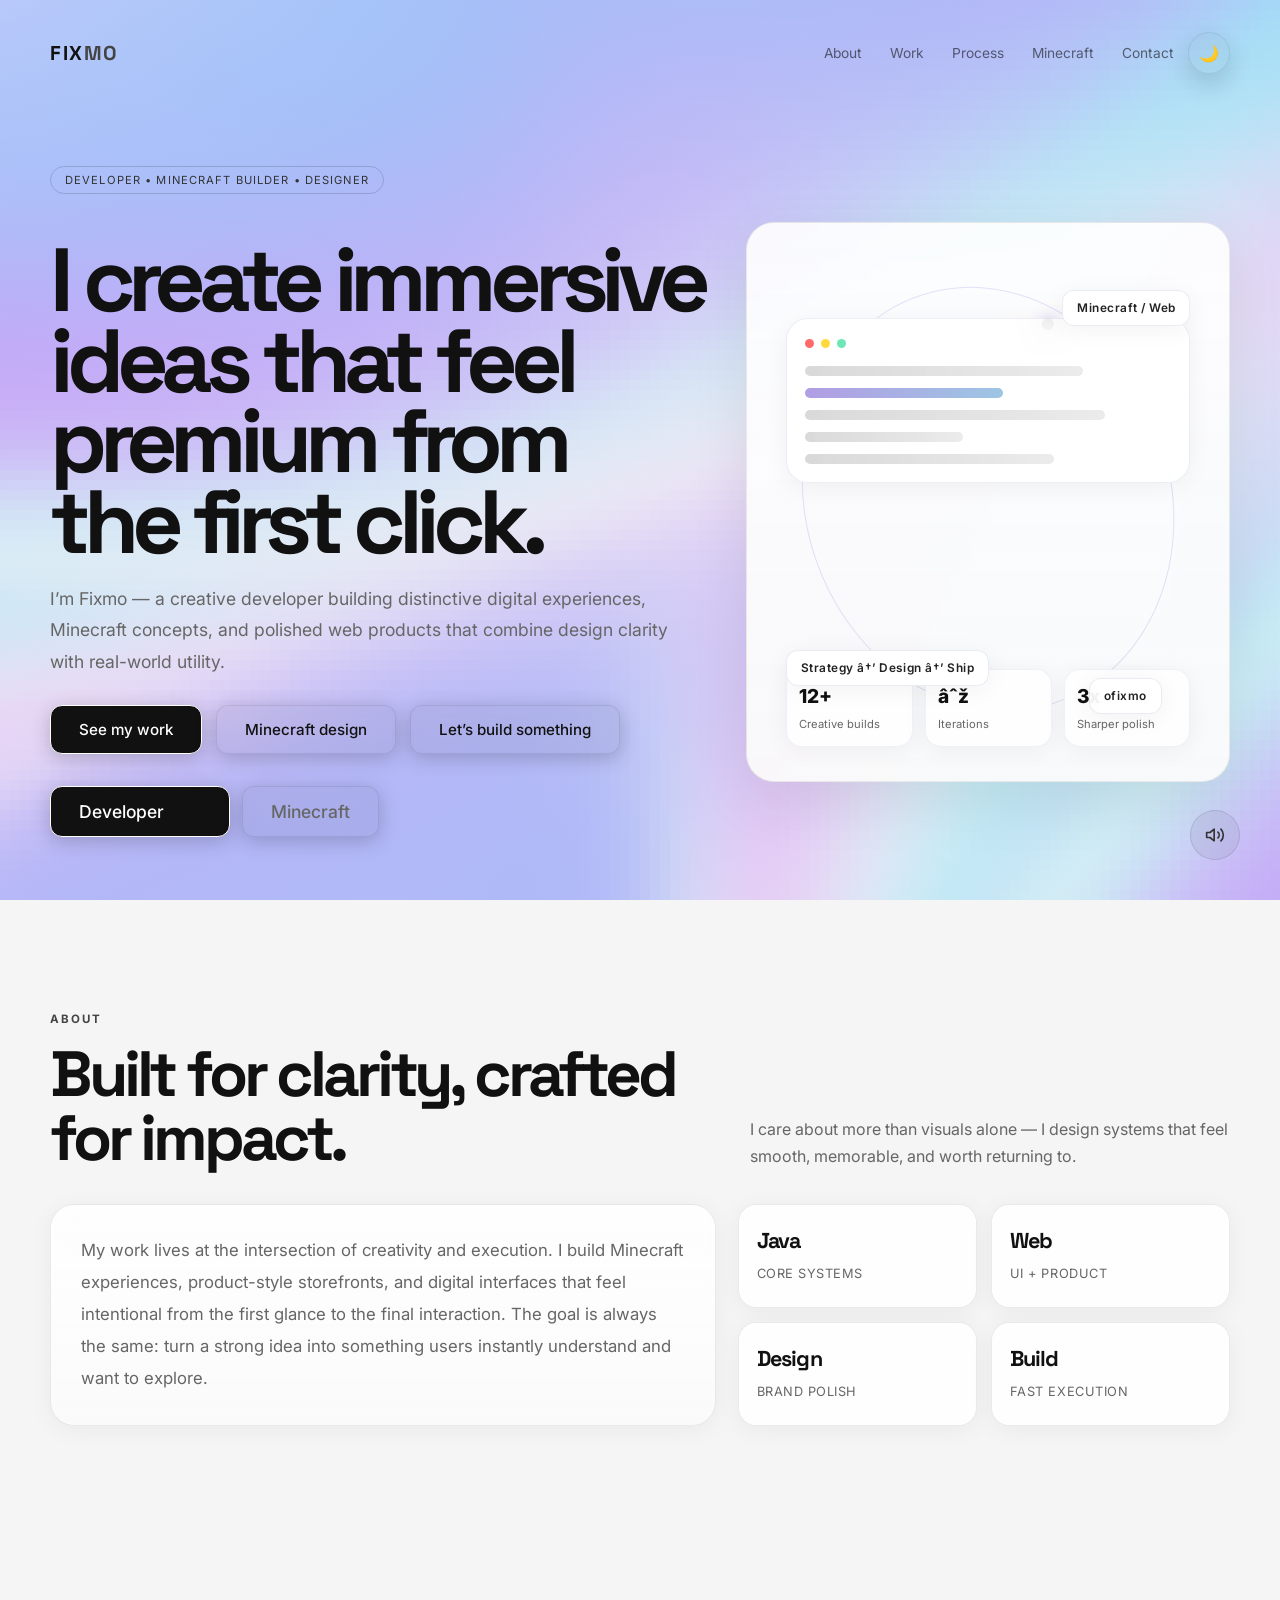
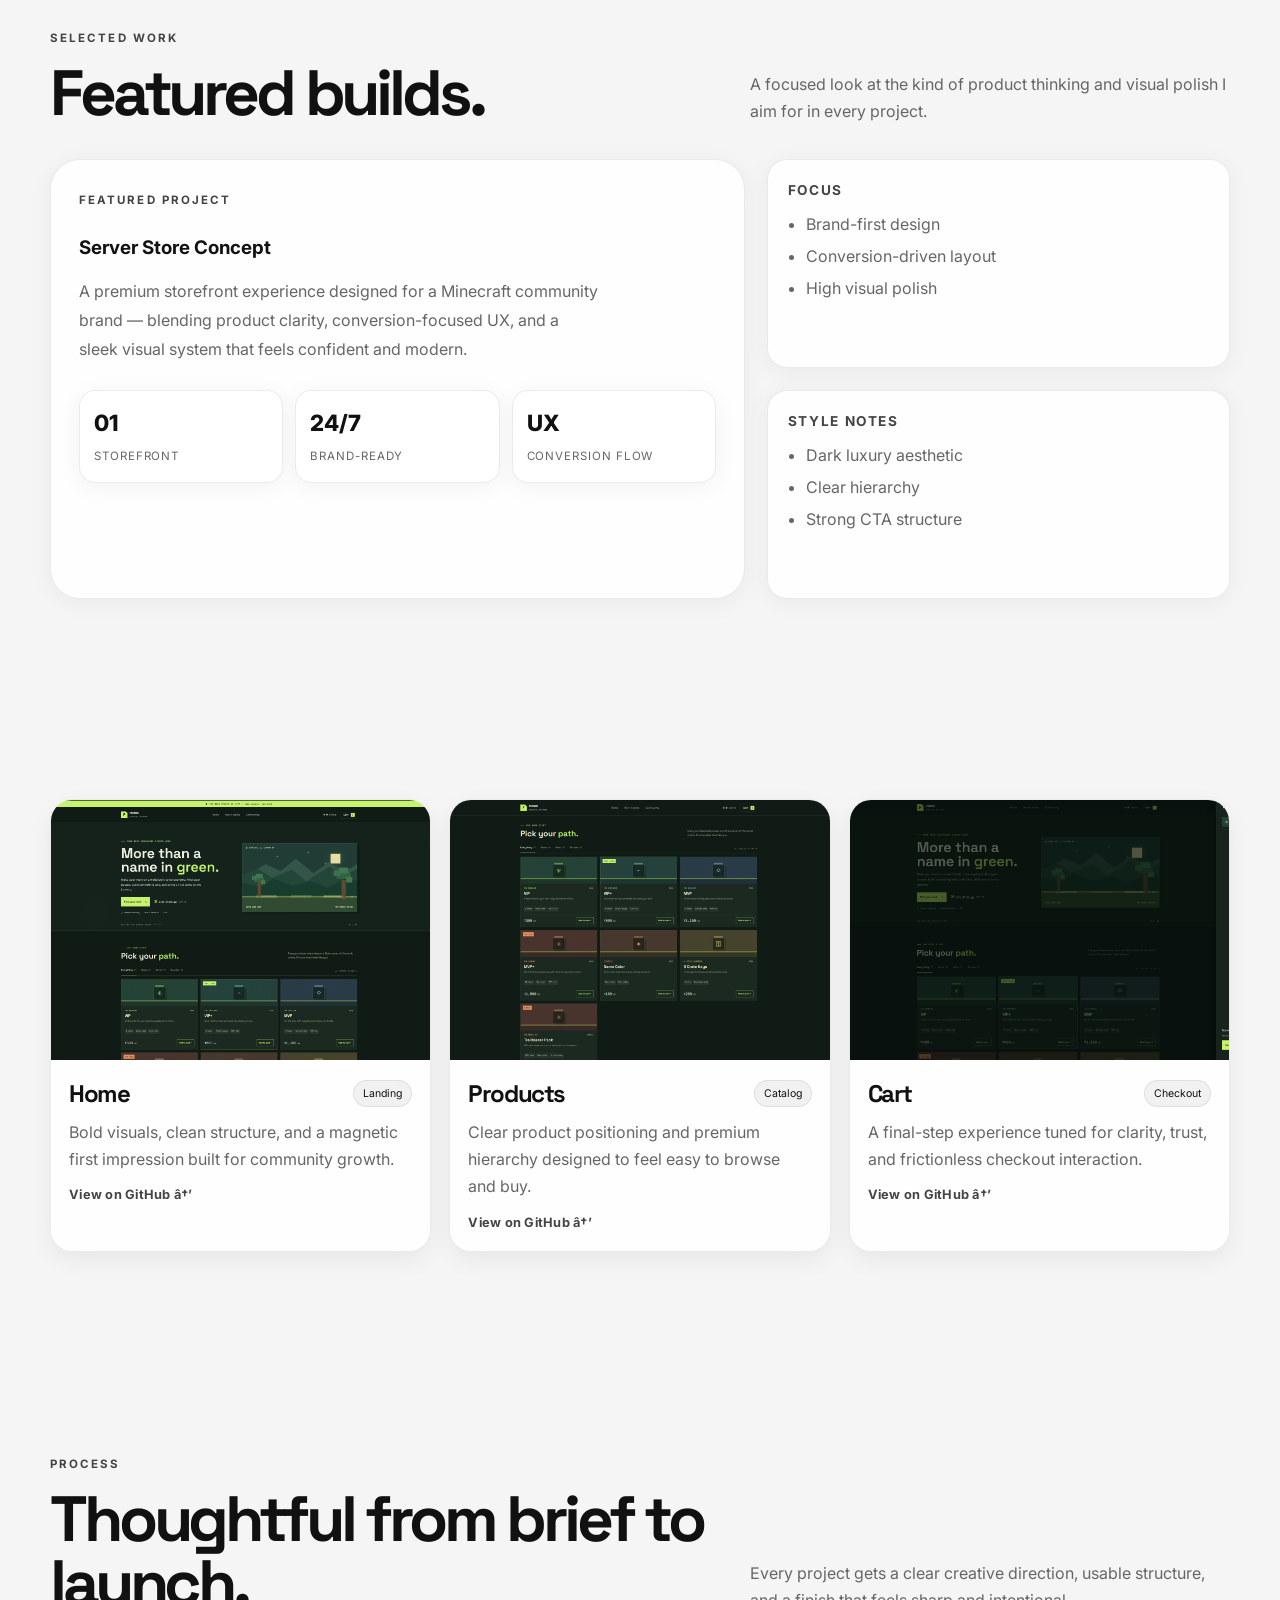
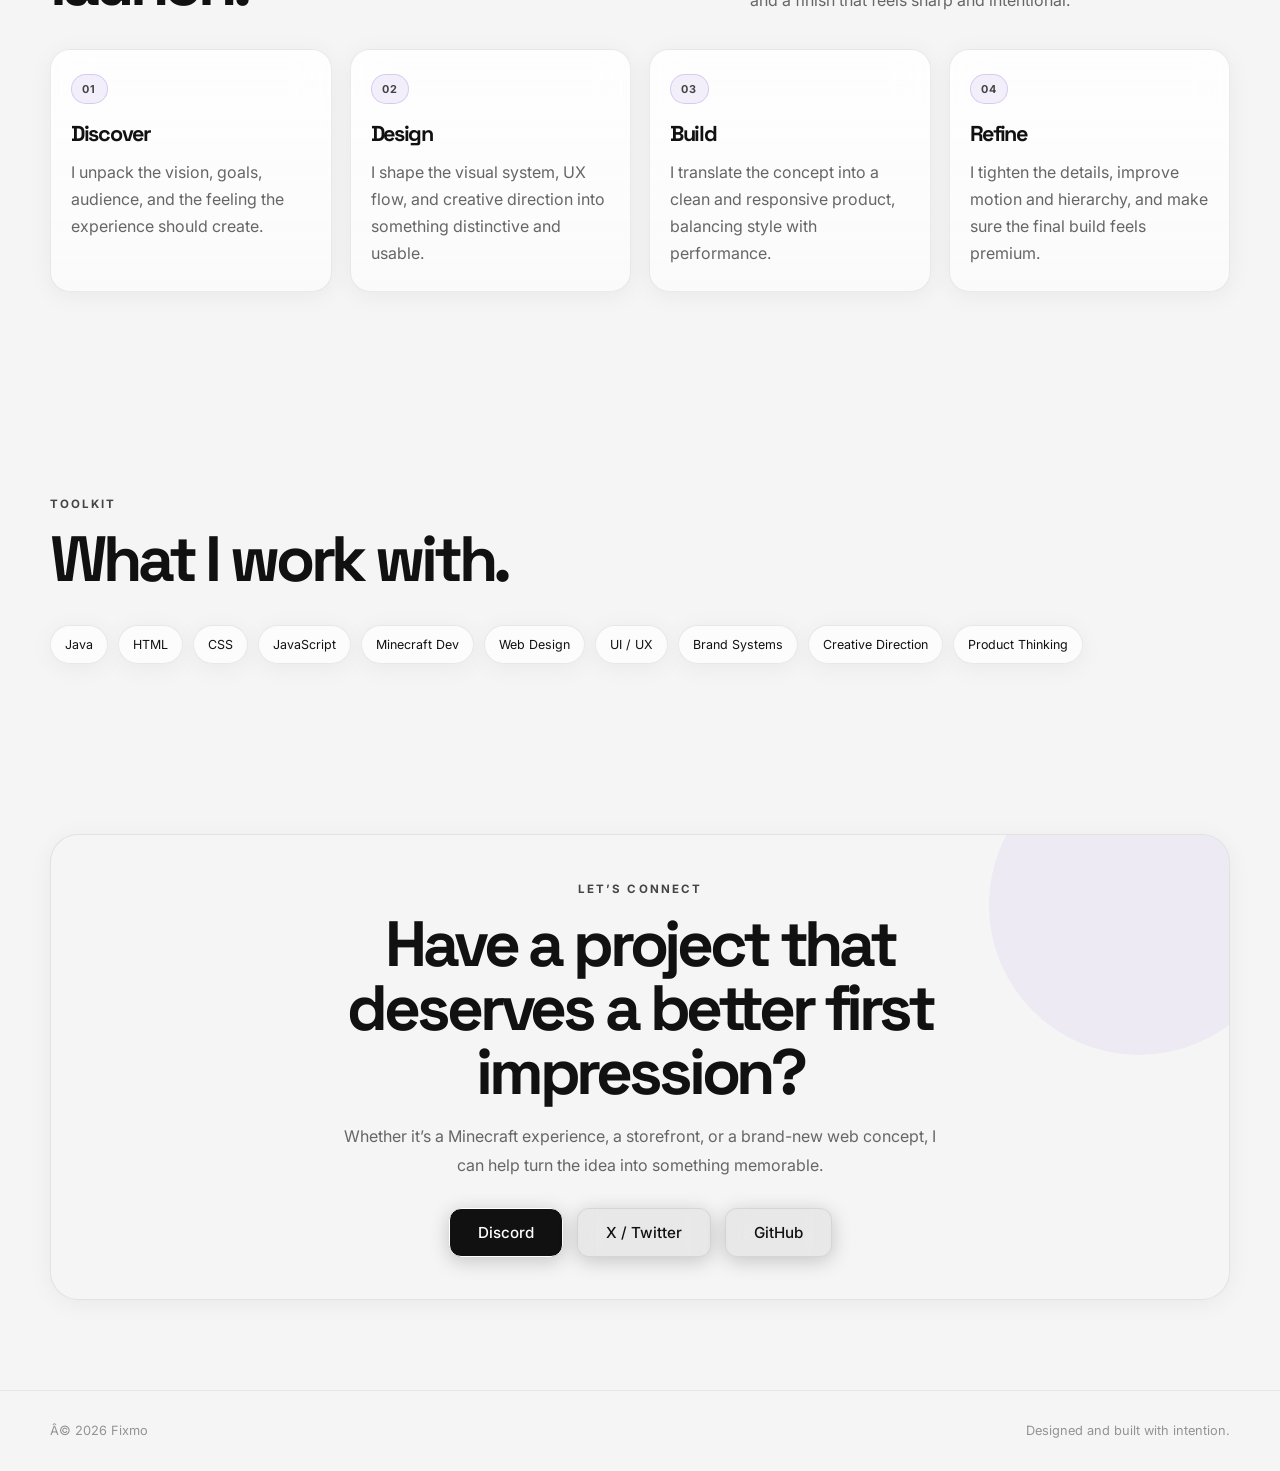
<file: index.html>
﻿<!DOCTYPE html>
<html lang="en">
  <head>
    <meta charset="UTF-8" />
    <meta name="viewport" content="width=device-width, initial-scale=1.0" />
    <meta
      name="description"
      content="Fixmo builds immersive Minecraft experiences, polished web interfaces, and standout digital products."
    />
    <link rel="icon" href="data:image/svg+xml,<svg xmlns='http://www.w3.org/2000/svg' viewBox='0 0 100 100'><text y='.9em' font-size='90'>âš¡</text></svg>" />
    <title>Fixmo — Developer & Creative Builder</title>
    <link rel="stylesheet" href="assets/index.css" />
    <style>

        .sound-toggle {
            position: fixed; bottom: 40px; right: 40px; z-index: 20;
            width: 50px; height: 50px; border-radius: 50%;
            background: rgba(255, 255, 255, 0.05); color: #fff;
            border: 1px solid rgba(255, 255, 255, 0.1);
            backdrop-filter: blur(12px); -webkit-backdrop-filter: blur(12px);
            cursor: pointer; display: flex; align-items: center; justify-content: center;
            transition: all 0.3s cubic-bezier(0.16, 1, 0.3, 1);
        }
        .sound-toggle:hover { 
            transform: scale(0.95);
            background: rgba(255, 255, 255, 0.1);
        }

    </style>
  </head>
  <body>

    <div class="page-overlay"></div>
    <canvas id="mosaic-lens" style="position:fixed;inset:0;width:100%;height:100%;z-index:0;pointer-events:none;"></canvas>

    <!-- Sound Toggle -->
    <button class="sound-toggle hover-target" id="btn-sound">
        <svg width="20" height="20" viewBox="0 0 24 24" fill="none" stroke="currentColor" stroke-width="2" stroke-linecap="round" stroke-linejoin="round">
            <polygon points="11 5 6 9 2 9 2 15 6 15 11 19 11 5"></polygon>
            <path d="M15.54 8.46a5 5 0 0 1 0 7.07"></path>
            <path d="M19.07 4.93a10 10 0 0 1 0 14.14"></path>
        </svg>
    </button>

    <div class="mobile-nav" role="dialog" aria-label="Mobile navigation" aria-modal="true">
      <button class="mobile-nav-close hover-target" type="button" aria-label="Close menu" data-nav-close>âœ•</button>
      <a href="#about" class="hover-target" data-nav-link>About</a>
      <a href="#work" class="hover-target" data-nav-link>Work</a>
      <a href="#process" class="hover-target" data-nav-link>Process</a>
      <a href="minecraft.html" class="hover-target" data-nav-link>Minecraft</a>
      <a href="#contact" class="hover-target" data-nav-link>Contact</a>
    </div>

    <div class="site-shell">
      <nav>
        <div class="container nav-inner">
          <a href="#" class="logo hover-target">FIX<span>MO</span></a>
          <div style="display:flex; align-items:center; gap:14px;">
            <div class="nav-links">
              <a href="#about" class="hover-target">About</a>
              <a href="#work" class="hover-target">Work</a>
              <a href="#process" class="hover-target">Process</a>
              <a href="minecraft.html" class="hover-target">Minecraft</a>
              <a href="#contact" class="hover-target">Contact</a>
            </div>
            <button class="theme-toggle hover-target" type="button" aria-label="Toggle theme" data-theme-toggle>â˜€ï¸</button>
            <button class="nav-burger hover-target" type="button" aria-label="Open menu" data-nav-burger>â˜°</button>
          </div>
        </div>
      </nav>

      <main>
      <section class="hero">
        <div class="container hero-grid">
          <div>
            <div class="eyebrow">Developer • Minecraft builder • designer</div>
            <h1>
              I create <span class="gradient">immersive ideas</span>
              that feel premium from the first click.
            </h1>
            <p class="hero-copy">
              I’m Fixmo — a creative developer building distinctive digital experiences,
              Minecraft concepts, and polished web products that combine design clarity with real-world utility.
            </p>
            <div class="actions">
              <a class="btn primary hover-target" href="#work">See my work</a>
              <a class="btn hover-target" href="minecraft.html">Minecraft design</a>
              <a class="btn hover-target" href="#contact">Let’s build something</a>
            </div>
            <div class="page-switcher" aria-label="Page switcher" style="gap: 12px; margin-top: 32px; display: flex;">
              <a class="btn primary hover-target" href="index.html">Developer</a>
              <a class="btn hover-target" href="minecraft.html">Minecraft</a>
            </div>
          </div>

          <div class="hero-card" aria-label="Portfolio preview card">
            <div class="orbital-ring"></div>
            <div class="glass-panel">
              <div class="window-dots"><span></span><span></span><span></span></div>
              <div class="code-block">
                <div class="bar"></div>
                <div class="bar"></div>
                <div class="bar"></div>
                <div class="bar"></div>
                <div class="bar"></div>
              </div>
            </div>
            <div class="float-tag one">Minecraft / Web</div>
            <div class="float-tag two">Strategy â†’ Design â†’ Ship</div>
            <div class="float-tag three">ofixmo</div>

            <div class="hero-stats">
              <div class="mini-stat">
                <strong>12+</strong>
                <span>Creative builds</span>
              </div>
              <div class="mini-stat">
                <strong>âˆž</strong>
                <span>Iterations</span>
              </div>
              <div class="mini-stat">
                <strong>3x</strong>
                <span>Sharper polish</span>
              </div>
            </div>
          </div>
        </div>
      </section>

      <section id="about">
        <div class="container">
          <div class="section-head">
            <div>
              <div class="kicker">About</div>
              <h2>Built for clarity, crafted for impact.</h2>
            </div>
            <p>
              I care about more than visuals alone — I design systems that feel smooth, memorable, and worth returning to.
            </p>
          </div>

          <div class="about-grid">
            <div class="panel">
              <p>
                My work lives at the intersection of creativity and execution. I build Minecraft experiences, product-style storefronts,
                and digital interfaces that feel intentional from the first glance to the final interaction. The goal is always the same:
                turn a strong idea into something users instantly understand and want to explore.
              </p>
            </div>

            <div class="pill-grid">
              <div class="pill-card">
                <strong>Java</strong>
                <span>Core systems</span>
              </div>
              <div class="pill-card">
                <strong>Web</strong>
                <span>UI + product</span>
              </div>
              <div class="pill-card">
                <strong>Design</strong>
                <span>Brand polish</span>
              </div>
              <div class="pill-card">
                <strong>Build</strong>
                <span>Fast execution</span>
              </div>
            </div>
          </div>
        </div>
      </section>

      <section id="work">
        <div class="container">
          <div class="section-head">
            <div>
              <div class="kicker">Selected work</div>
              <h2>Featured builds.</h2>
            </div>
            <p>
              A focused look at the kind of product thinking and visual polish I aim for in every project.
            </p>
          </div>

          <div class="showcase">
            <div class="showcase-main">
              <div class="kicker" style="margin-bottom: 10px;">Featured project</div>
              <h3>Server Store Concept</h3>
              <p>
                A premium storefront experience designed for a Minecraft community brand — blending product clarity,
                conversion-focused UX, and a sleek visual system that feels confident and modern.
              </p>

              <div class="metric-row">
                <div class="metric-box">
                  <strong>01</strong>
                  <span>Storefront</span>
                </div>
                <div class="metric-box">
                  <strong>24/7</strong>
                  <span>Brand-ready</span>
                </div>
                <div class="metric-box">
                  <strong>UX</strong>
                  <span>Conversion flow</span>
                </div>
              </div>
            </div>

            <div class="aside-stack">
              <div class="stack-card">
                <h4>Focus</h4>
                <ul>
                  <li>Brand-first design</li>
                  <li>Conversion-driven layout</li>
                  <li>High visual polish</li>
                </ul>
              </div>
              <div class="stack-card">
                <h4>Style notes</h4>
                <ul>
                  <li>Dark luxury aesthetic</li>
                  <li>Clear hierarchy</li>
                  <li>Strong CTA structure</li>
                </ul>
              </div>
            </div>
          </div>
        </div>
      </section>

      <section>
        <div class="container">
          <div class="project-grid">
            <article class="project-card">
              <img src="assets/server-store-home.png" alt="Minecraft server storefront homepage design" />
              <div class="project-meta">
                <div class="top-line">
                  <h4>Home</h4>
                  <span class="chip">Landing</span>
                </div>
                <p>Bold visuals, clean structure, and a magnetic first impression built for community growth.</p>
                <a class="project-link hover-target" href="https://github.com/ofixmo" target="_blank" rel="noopener">View on GitHub â†’</a>
              </div>
            </article>

            <article class="project-card">
              <img src="assets/server-store-products.png" alt="Minecraft server storefront products page design" />
              <div class="project-meta">
                <div class="top-line">
                  <h4>Products</h4>
                  <span class="chip">Catalog</span>
                </div>
                <p>Clear product positioning and premium hierarchy designed to feel easy to browse and buy.</p>
                <a class="project-link hover-target" href="https://github.com/ofixmo" target="_blank" rel="noopener">View on GitHub â†’</a>
              </div>
            </article>

            <article class="project-card">
              <img src="assets/server-store-cart.png" alt="Minecraft server storefront cart design" />
              <div class="project-meta">
                <div class="top-line">
                  <h4>Cart</h4>
                  <span class="chip">Checkout</span>
                </div>
                <p>A final-step experience tuned for clarity, trust, and frictionless checkout interaction.</p>
                <a class="project-link hover-target" href="https://github.com/ofixmo" target="_blank" rel="noopener">View on GitHub â†’</a>
              </div>
            </article>
          </div>
        </div>
      </section>

      <section id="process">
        <div class="container">
          <div class="section-head">
            <div>
              <div class="kicker">Process</div>
              <h2>Thoughtful from brief to launch.</h2>
            </div>
            <p>
              Every project gets a clear creative direction, usable structure, and a finish that feels sharp and intentional.
            </p>
          </div>

          <div class="process-grid">
            <div class="process-card">
              <div class="step">01</div>
              <h4>Discover</h4>
              <p>I unpack the vision, goals, audience, and the feeling the experience should create.</p>
            </div>

            <div class="process-card">
              <div class="step">02</div>
              <h4>Design</h4>
              <p>I shape the visual system, UX flow, and creative direction into something distinctive and usable.</p>
            </div>

            <div class="process-card">
              <div class="step">03</div>
              <h4>Build</h4>
              <p>I translate the concept into a clean and responsive product, balancing style with performance.</p>
            </div>

            <div class="process-card">
              <div class="step">04</div>
              <h4>Refine</h4>
              <p>I tighten the details, improve motion and hierarchy, and make sure the final build feels premium.</p>
            </div>
          </div>
        </div>
      </section>

      <section>
        <div class="container">
          <div class="section-head">
            <div>
              <div class="kicker">Toolkit</div>
              <h2>What I work with.</h2>
            </div>
          </div>

          <div class="stack">
            <span class="tag">Java</span>
            <span class="tag">HTML</span>
            <span class="tag">CSS</span>
            <span class="tag">JavaScript</span>
            <span class="tag">Minecraft Dev</span>
            <span class="tag">Web Design</span>
            <span class="tag">UI / UX</span>
            <span class="tag">Brand Systems</span>
            <span class="tag">Creative Direction</span>
            <span class="tag">Product Thinking</span>
          </div>
        </div>
      </section>

      <section class="cta" id="contact">
        <div class="container">
          <div class="cta-box">
            <div class="kicker">Let’s connect</div>
            <h2>Have a project that deserves a better first impression?</h2>
            <p>
              Whether it’s a Minecraft experience, a storefront, or a brand-new web concept, I can help turn the idea into something memorable.
            </p>
            <div class="actions">
              <a class="btn primary hover-target" href="https://discord.com/users/ofixmo" target="_blank" rel="noopener">Discord</a>
              <a class="btn hover-target" href="https://x.com/ofixmo" target="_blank" rel="noopener">X / Twitter</a>
              <a class="btn hover-target" href="https://github.com/ofixmo" target="_blank" rel="noopener">GitHub</a>
            </div>
          </div>
        </div>
      </section>
      </main>

      <footer>
        <div class="container footer-inner">
          <span>Â© 2026 Fixmo</span>
          <span>Designed and built with intention.</span>
        </div>
      </footer>
    </div>

    <script src="assets/index.js"></script>
    <script src="assets/mosaic-lens.js"></script>
    <script src="assets/audio-engine.js"></script>
    <script>
        document.addEventListener('DOMContentLoaded', () => {
            const btnSound = document.getElementById('btn-sound');
            let soundEnabled = true;

            AudioEngine.init(true);

            btnSound.addEventListener('click', () => {
                soundEnabled = !soundEnabled;
                AudioEngine.setMuted(!soundEnabled);
                btnSound.style.opacity = soundEnabled ? '1' : '0.5';
            });

            // Add hover sounds to all interactive elements
            document.querySelectorAll('.hover-target, .btn, a, button').forEach(el => {
                el.addEventListener('mouseenter', () => AudioEngine.play('hover'));
                el.addEventListener('click', () => AudioEngine.play('click'));
            });
        });
    </script>
  </body>
</html>
</file>
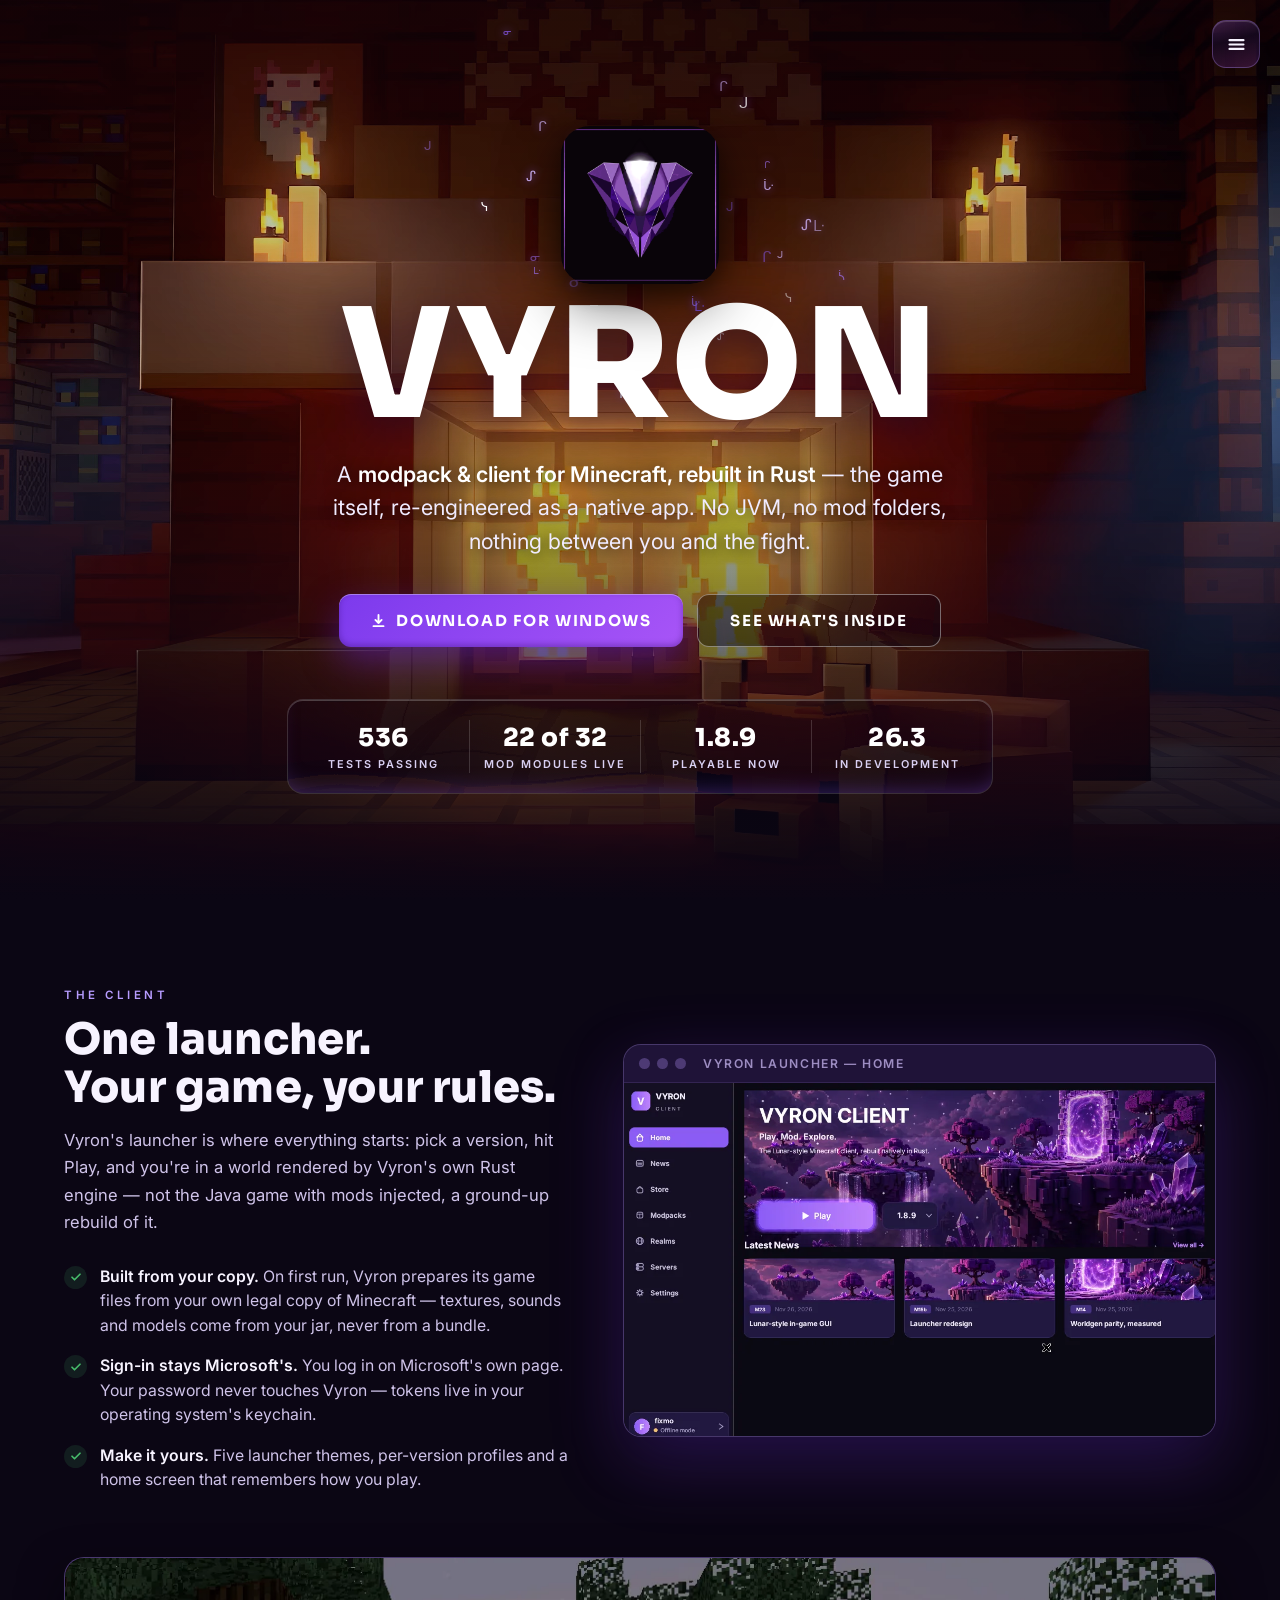
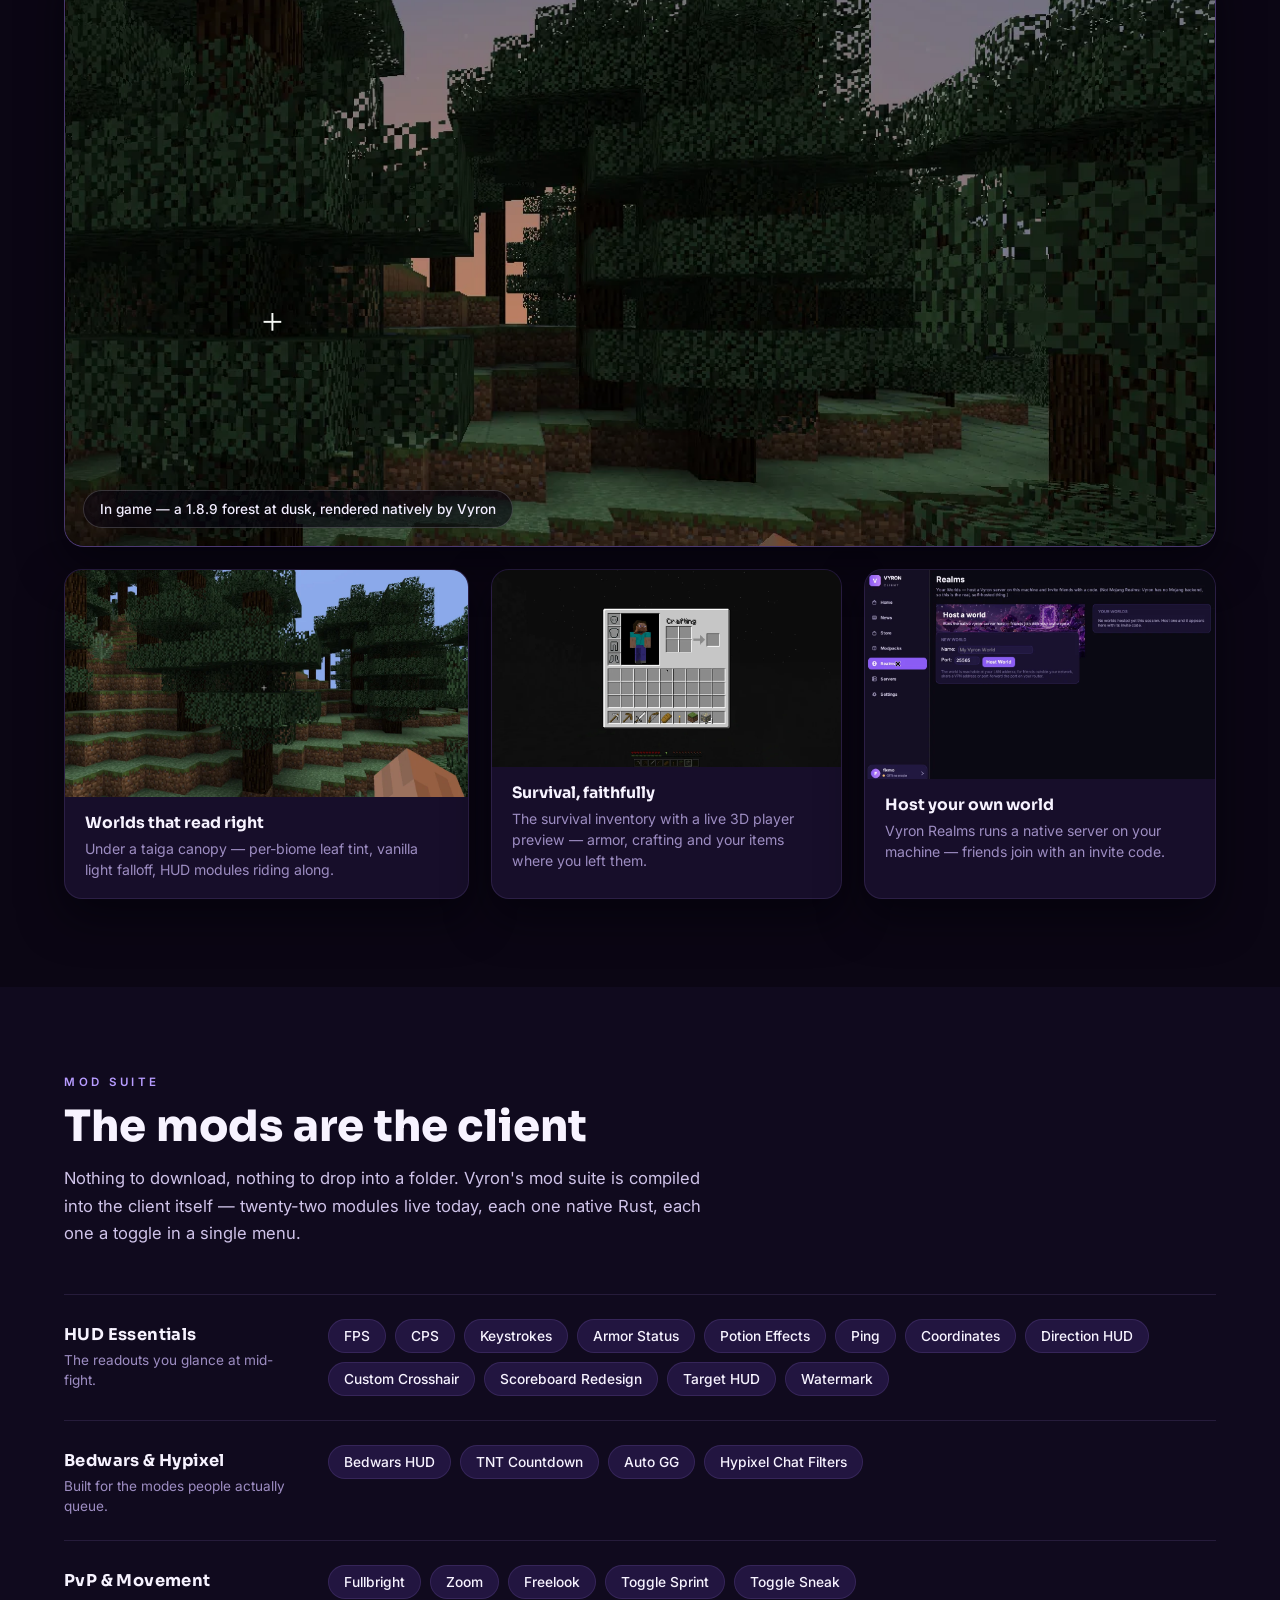
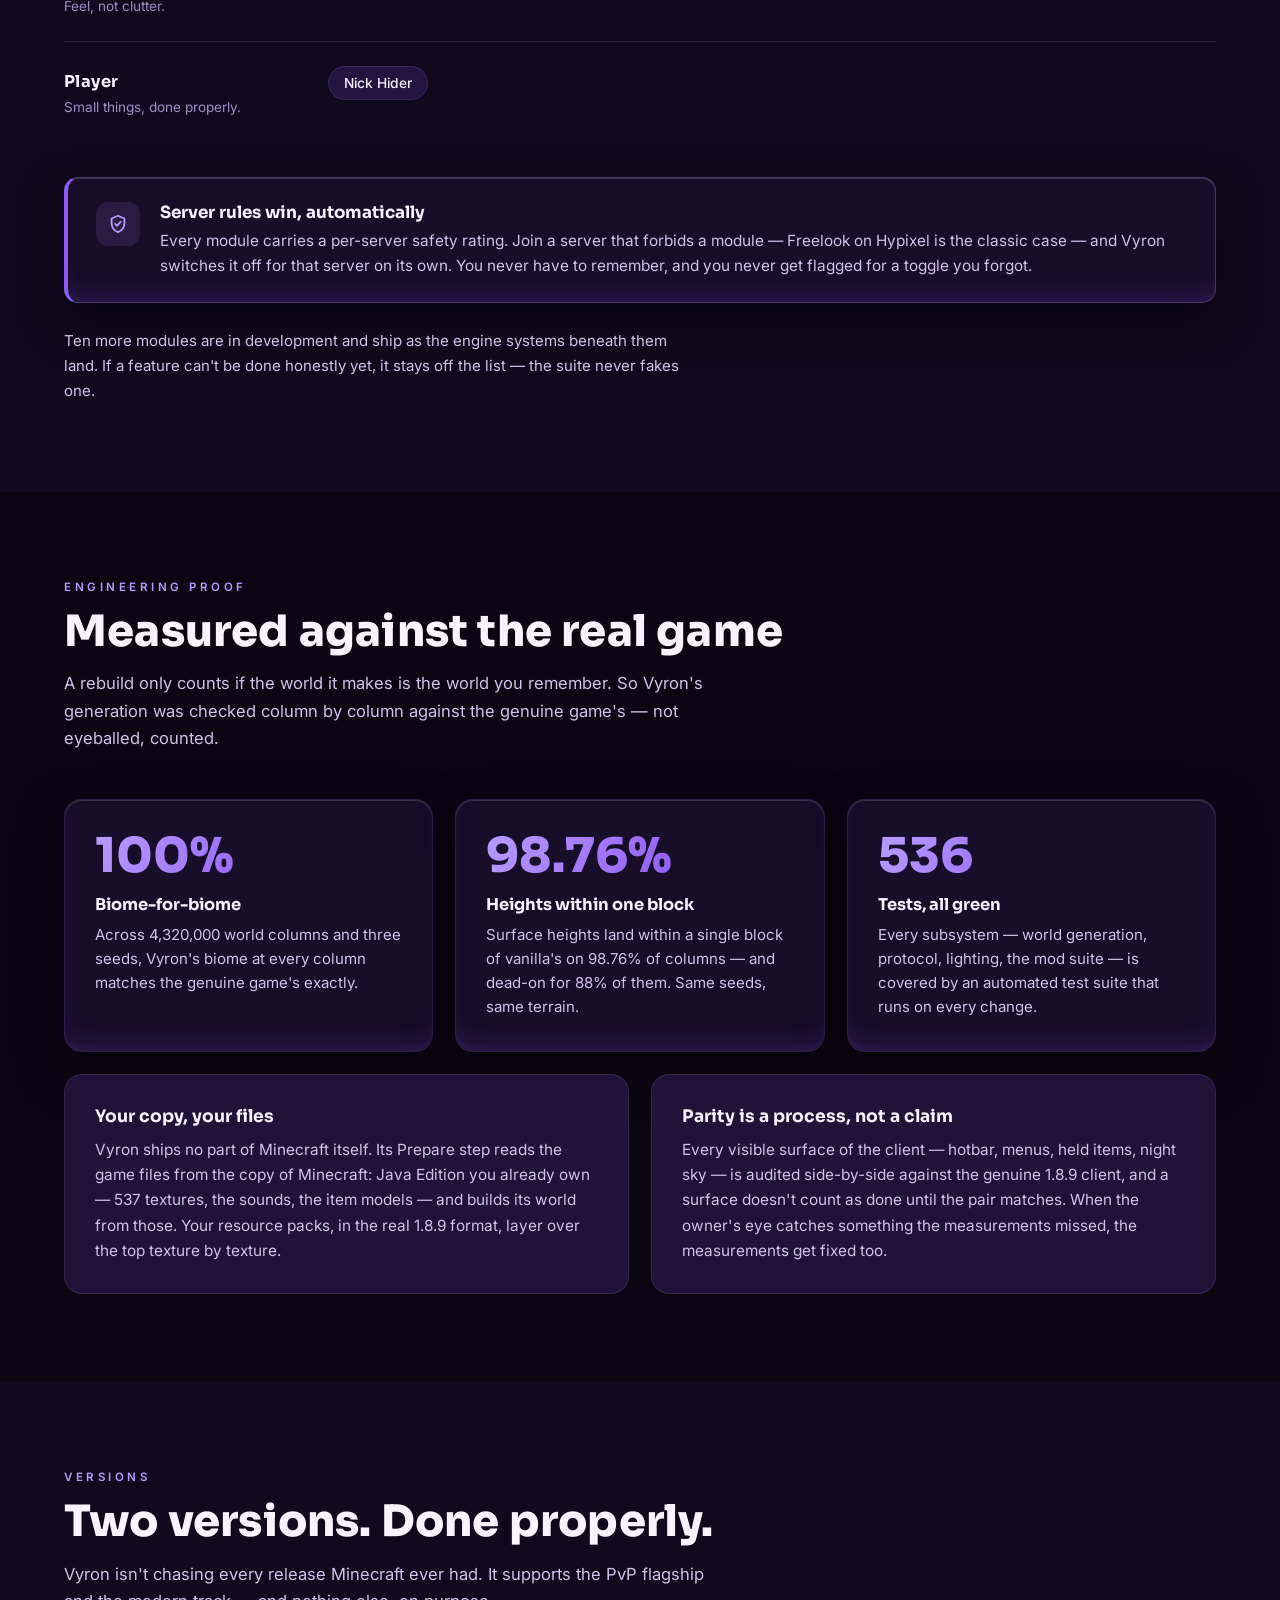
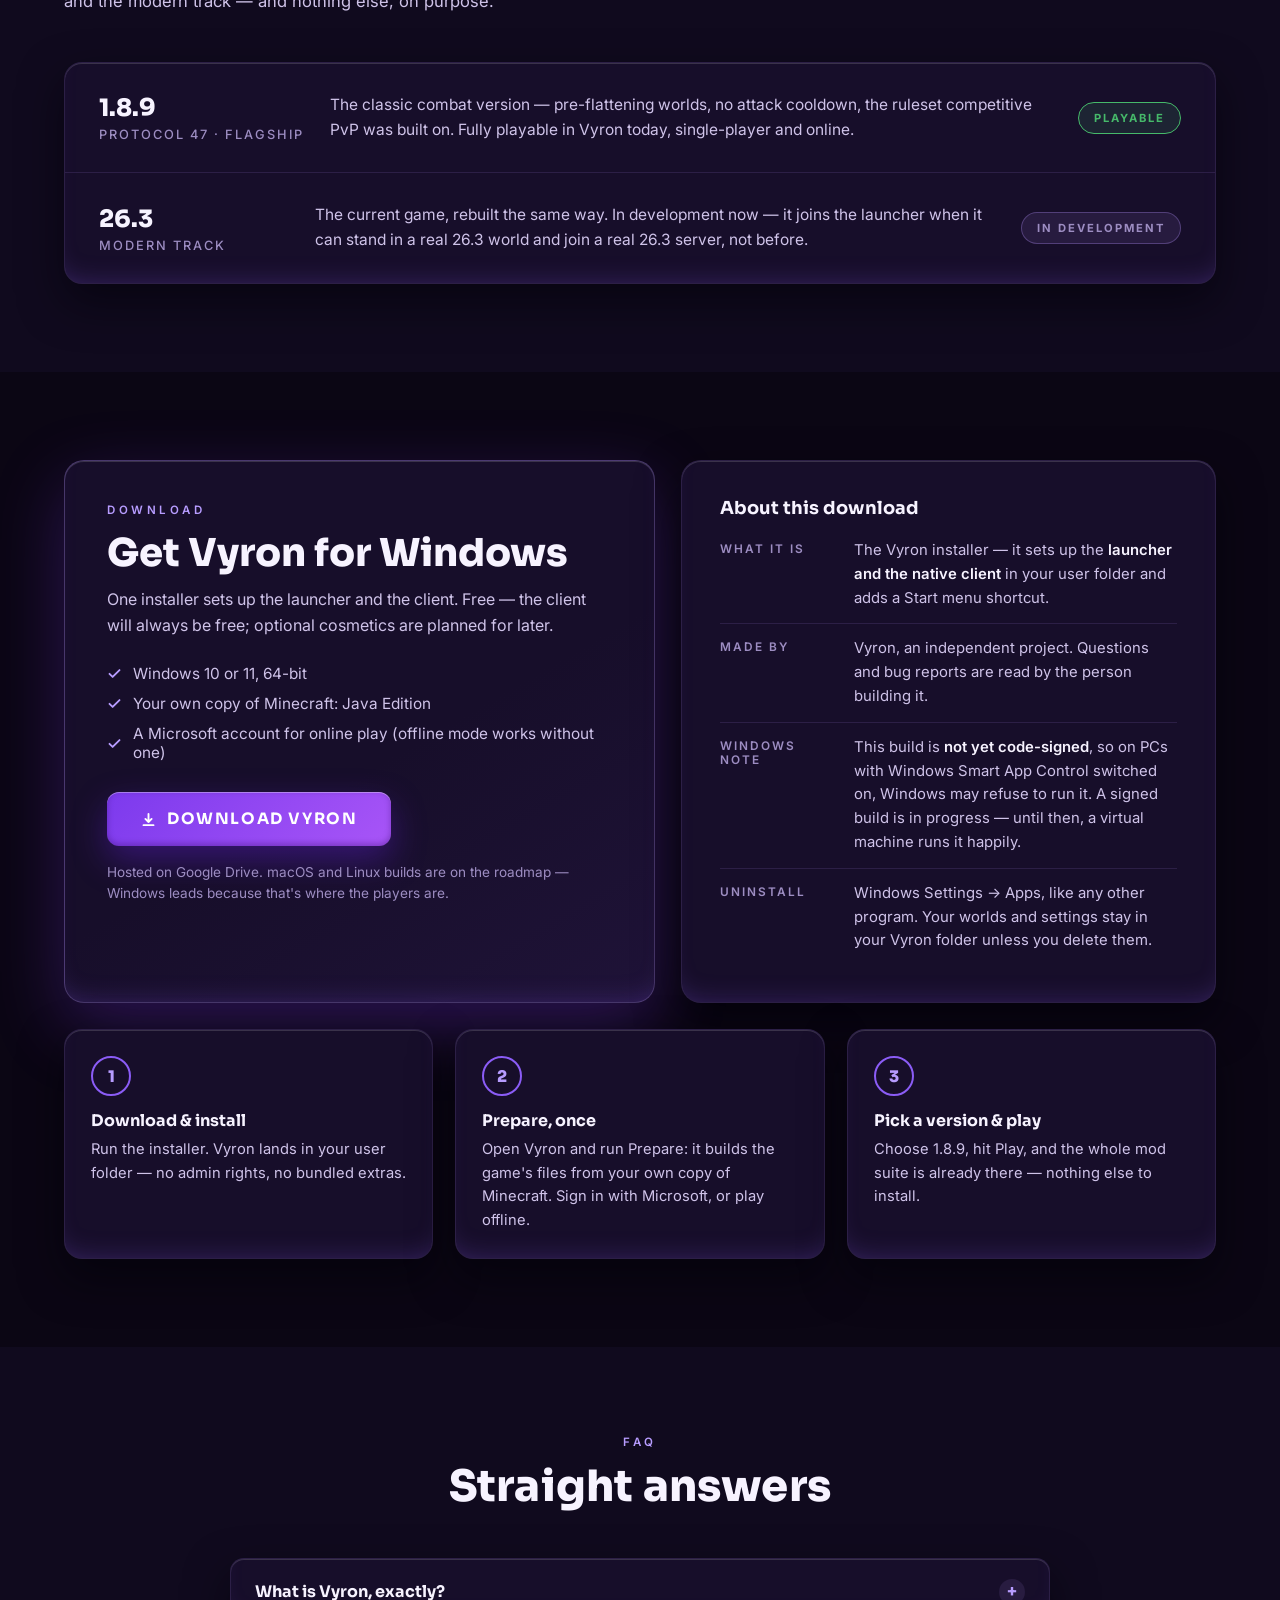
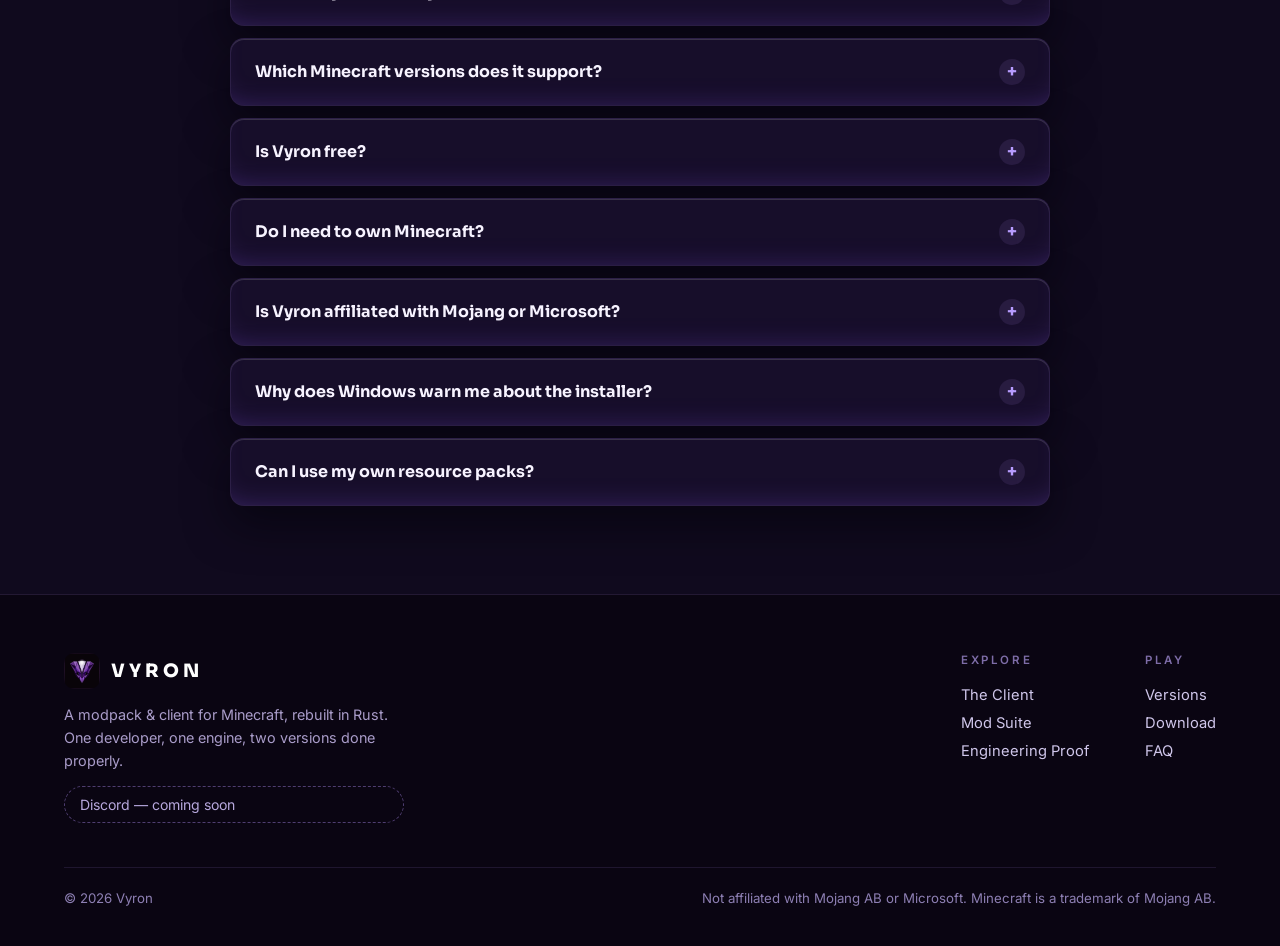
<file: vyron/index.html>
<!DOCTYPE html>
<html lang="en" data-theme="dark">
<head>
<meta charset="UTF-8">
<meta name="viewport" content="width=device-width, initial-scale=1.0">
<title>Vyron — A Modpack &amp; Client for Minecraft, Rebuilt in Rust</title>
<meta name="description" content="Vyron is a modpack and client for Minecraft whose game engine is rewritten natively in Rust. 1.8.9 playable today, 26.3 in development, 22 mods built in. Free — bring your own copy of Minecraft.">
<link rel="icon" type="image/png" href="[data-uri]">
<link rel="preconnect" href="https://fonts.googleapis.com">
<link rel="preconnect" href="https://fonts.gstatic.com" crossorigin>
<link href="https://fonts.googleapis.com/css2?family=Inter:wght@400;500;600&family=Sora:wght@600;700;800&display=swap" rel="stylesheet">
<script>
  /* Theme init (before first paint): saved choice wins; dark is the default. */
  (function () {
    var t = 'dark';
    try { var s = localStorage.getItem('vyron-theme'); if (s === 'light' || s === 'dark') t = s; } catch (e) {}
    document.documentElement.setAttribute('data-theme', t);
  })();
</script>
<style>
  /* Vyron v5 — an original deep-purple design system.
     Dark: violet-black depths with mana-purple accents.
     Light: a pale-lavender companion in the same family. */
  :root{
    --radius:18px;
    --font-head:'Sora','Arial Black','Helvetica Neue',Arial,sans-serif;
    --font-body:'Inter','Helvetica Neue',Arial,sans-serif;
    --green:#46b96a;
  }
  [data-theme="dark"]{
    color-scheme:dark;
    --bg:#0b0614; --bg2:#100a1e;
    --card:#170e2a; --card2:#1f1338;
    --text:#f7f3ff; --text2:#cfc3e9; --text3:#9d8dc2;
    --border:rgba(183,148,255,.13); --border2:rgba(183,148,255,.30);
    --accent:#8b5cf6; --accent-hi:#b79cff; --accent-deep:#7c3aed;
    --nav-solid:rgba(11,6,20,.88);
    --iconbg:rgba(183,148,255,.10); --iconbg-hover:rgba(183,148,255,.20);
    --shadow:0 18px 44px rgba(2,0,8,.55);
    --glow:0 24px 70px rgba(124,58,237,.28);
    --green-bg:rgba(70,185,106,.13);
    --chip:#221540;
    --scrim-top:rgba(5,2,12,.45);
    --rail-fill:linear-gradient(165deg,rgba(139,92,246,.26),rgba(19,10,36,.74) 42%,rgba(124,58,237,.20));
    --rail-card:linear-gradient(140deg,rgba(34,20,66,.88),rgba(15,8,30,.92));
    --rim-hi:rgba(255,255,255,.15);
    --rim-glow:rgba(139,92,246,.38);
  }
  [data-theme="light"]{
    color-scheme:light;
    --bg:#f6f2fd; --bg2:#efe8fb;
    --card:#ffffff; --card2:#f3edfd;
    --text:#211336; --text2:#4d3f6e; --text3:#8577ab;
    --border:rgba(110,66,193,.15); --border2:rgba(110,66,193,.32);
    --accent:#7c3aed; --accent-hi:#8b5cf6; --accent-deep:#6d28d9;
    --nav-solid:rgba(255,255,255,.9);
    --iconbg:rgba(110,66,193,.08); --iconbg-hover:rgba(110,66,193,.16);
    --shadow:0 18px 40px rgba(64,32,128,.12);
    --glow:0 24px 70px rgba(124,58,237,.20);
    --green:#1f7a3d;
    --green-bg:rgba(31,122,61,.10);
    --chip:#efe7fc;
    --scrim-top:rgba(20,8,40,.32);
    --rail-fill:linear-gradient(165deg,rgba(255,255,255,.82),rgba(241,234,253,.78) 45%,rgba(199,172,255,.45));
    --rail-card:linear-gradient(140deg,rgba(255,255,255,.92),rgba(237,228,253,.94));
    --rim-hi:rgba(255,255,255,.8);
    --rim-glow:rgba(124,58,237,.20);
  }
  *{margin:0;padding:0;box-sizing:border-box}
  html{scroll-behavior:smooth}
  body{background:var(--bg);color:var(--text);font-family:var(--font-body);-webkit-font-smoothing:antialiased;overflow-x:hidden;transition:background .35s ease,color .35s ease}
  a{color:inherit;text-decoration:none}
  img{display:block;max-width:100%}
  button{font-family:inherit}
  :focus-visible{outline:2px solid var(--accent-hi);outline-offset:2px}
  .wrap{max-width:1200px;margin:0 auto;padding:0 24px}
  section[id],div[id]{scroll-margin-top:96px}
  *{cursor:url("[data-uri]") 13 12,auto!important}

  /* ---------- LOGO ART + ICON BUTTONS (shared) ---------- */
  .logo-art{display:block;background-image:url("[data-uri]");background-size:cover;background-position:center;border-radius:18%}
  [data-theme="light"] .logo-art{background-image:url("[data-uri]")}
  .icon-btn{display:inline-flex;align-items:center;justify-content:center;width:40px;height:40px;border-radius:11px;background:var(--iconbg);color:var(--text2);cursor:pointer;border:none;transition:background .2s,color .2s;flex:none}
  .icon-btn:hover{background:var(--iconbg-hover);color:var(--text)}
  .icon-btn svg{width:18px;height:18px;display:block}
  .theme-toggle .ic-sun{display:none}
  [data-theme="light"] .theme-toggle .ic-sun{display:block}
  [data-theme="light"] .theme-toggle .ic-moon{display:none}

  /* ---------- CURVED GLASS RAIL (right-side overlay, mirrored curve) ----------
     Frosted panel that slides in from the right edge over a scrim when
     the 3-line menu button is pressed; its LEFT edge is the concave
     curve (wide at top and bottom, pinched mid-height), drawn by an SVG
     clip on the glass layer plus a neon rim + glow tracing the same path.
     Without SVG-clip support the glass falls back to a rounded rect.
     Closed = translated off-canvas + visibility hidden (after the slide);
     .slow stretches the opening slide to the mana-gather duration so the
     particle stream and the panel arrive together. */
  :root{--rail-w:300px}
  .rail{position:fixed;top:0;right:0;bottom:0;width:var(--rail-w);z-index:320;transform:translateX(112%);visibility:hidden;transition:transform .5s cubic-bezier(.22,.8,.24,1),visibility 0s linear .5s;will-change:transform}
  .rail.open{transform:none;visibility:visible;transition:transform .55s cubic-bezier(.22,.8,.24,1),visibility 0s}
  .rail.open.slow{transition:transform 1.05s cubic-bezier(.22,.8,.24,1),visibility 0s}
  .rail-glass{position:absolute;inset:0;background:var(--rail-fill);backdrop-filter:blur(18px) saturate(1.45);-webkit-backdrop-filter:blur(18px) saturate(1.45);border:1px solid var(--border2);border-right:none;border-radius:26px 0 0 26px}
  .has-railclip .rail-glass{clip-path:url(#railClip);border:none;border-radius:0}
  .rail-rim,.rail-glow{position:absolute;inset:0;width:100%;height:100%;display:none;pointer-events:none}
  .has-railclip .rail-rim,.has-railclip .rail-glow{display:block}
  .rail-glow{filter:blur(7px);opacity:.75}
  .rail-in{position:relative;height:100%;display:flex;flex-direction:column;padding:24px 18px 20px 52px;overflow-y:auto;overflow-x:hidden;scrollbar-width:thin;overscroll-behavior:contain}
  .rail-brand{display:flex;align-items:center;justify-content:space-between;gap:10px}
  .rail-brand .brand{display:flex;align-items:center;gap:11px}
  .rail-brand .brand .logo-art{width:36px;height:36px;border-radius:10px}
  .rail-brand .brand span{font-family:var(--font-head);font-weight:800;font-size:1.18rem;letter-spacing:4px;color:var(--text)}
  .rail-status{display:flex;align-items:center;gap:12px;margin-top:24px;padding:13px;background:var(--iconbg);border:1px solid var(--border);border-radius:16px}
  .rail-status .logo-art{width:42px;height:42px;border-radius:12px;flex:none}
  .rs-name{font-family:var(--font-head);font-weight:700;font-size:.98rem;line-height:1.2}
  .rs-sub{font-size:.76rem;color:var(--text3);margin-top:2px}
  .status-chip{display:inline-flex;align-items:center;gap:6px;margin-top:7px;font-size:.62rem;font-weight:700;letter-spacing:1.6px;color:var(--green);background:var(--green-bg);border:1px solid var(--green);padding:4px 9px;border-radius:50px;white-space:nowrap}
  .status-chip i{width:6px;height:6px;border-radius:50%;background:var(--green);display:block;flex:none}
  .rail-label{margin:26px 2px 10px;font-size:.66rem;font-weight:600;letter-spacing:3.2px;text-transform:uppercase;color:var(--text3)}
  .rail-nav{display:flex;flex-direction:column;gap:3px}
  .rail-item{display:flex;align-items:center;gap:13px;padding:11px 13px;border-radius:12px;font-weight:600;font-size:.94rem;color:var(--text2);border:1px solid transparent;transition:background .2s,color .2s,border-color .2s}
  .rail-item svg{width:20px;height:20px;flex:none}
  .rail-item:hover{color:var(--text);background:var(--iconbg)}
  .rail-item.active{color:var(--text);background:linear-gradient(120deg,rgba(139,92,246,.30),rgba(139,92,246,.13));border-color:rgba(183,148,255,.38);box-shadow:inset 0 1px 0 rgba(255,255,255,.16),0 8px 20px rgba(124,58,237,.22)}
  [data-theme="light"] .rail-item.active{background:linear-gradient(120deg,rgba(139,92,246,.22),rgba(139,92,246,.10));border-color:rgba(110,66,193,.35)}
  .rail-item-row{display:flex;align-items:center;gap:4px}
  .rail-item-row .rail-item{flex:1}
  .rail-chev{display:inline-flex;align-items:center;justify-content:center;width:32px;height:32px;border-radius:9px;background:transparent;border:none;color:var(--text3);cursor:pointer;transition:transform .25s,background .2s;flex:none}
  .rail-chev:hover{background:var(--iconbg);color:var(--text)}
  .rail-chev svg{width:16px;height:16px;display:block}
  .rail-group.open .rail-chev{transform:rotate(90deg)}
  .rail-sub{display:none;margin:2px 0 4px 33px;padding-left:16px;border-left:1px solid var(--border2);flex-direction:column;gap:2px}
  .rail-group.open .rail-sub{display:flex}
  .rail-sub a{position:relative;padding:8px 10px;font-size:.88rem;font-weight:500;color:var(--text2);border-radius:8px}
  .rail-sub a::before{content:"";position:absolute;left:-16px;top:50%;width:11px;height:1px;background:var(--border2)}
  .rail-sub a:hover{color:var(--text);background:var(--iconbg)}
  .rail-bottom{margin-top:auto;padding-top:22px;display:flex;flex-direction:column;gap:14px}
  .rail-card{position:relative;overflow:hidden;border-radius:16px;background:var(--rail-card);border:1px solid var(--border2);padding:16px;box-shadow:inset 0 1px 0 var(--rim-hi)}
  .rail-card-gem{position:absolute;right:-16px;top:50%;transform:translateY(-50%) rotate(8deg);width:96px;height:96px;border-radius:20px;opacity:.92;box-shadow:0 10px 30px rgba(124,58,237,.45)}
  .rail-card-txt{position:relative;z-index:1;max-width:68%}
  .rail-card-kicker{display:block;font-size:.6rem;font-weight:700;letter-spacing:2.4px;text-transform:uppercase;color:var(--accent-hi)}
  .rail-card-txt b{display:block;font-family:var(--font-head);font-weight:800;font-size:1.12rem;margin-top:5px}
  .rail-card-sub{display:block;font-size:.76rem;color:var(--text3);margin-top:3px}
  .rail-card-btn{display:inline-flex;margin-top:11px;font-size:.72rem;font-weight:700;letter-spacing:1.8px;text-transform:uppercase;color:#fff;background:linear-gradient(135deg,var(--accent-deep),#a855f7);padding:8px 14px;border-radius:9px;box-shadow:0 8px 18px rgba(124,58,237,.4);transition:transform .2s}
  .rail-card-btn:hover{transform:translateY(-1px)}
  .rail-foot{display:flex;gap:10px;align-items:stretch}
  .btn-rail-dl{flex:1;display:inline-flex;align-items:center;justify-content:center;gap:9px;background:linear-gradient(135deg,var(--accent-deep),#a855f7);color:#fff;font-family:var(--font-head);font-weight:700;letter-spacing:1.6px;font-size:.82rem;padding:12px 16px;border-radius:11px;box-shadow:0 8px 22px rgba(124,58,237,.35),inset 0 1px 0 rgba(255,255,255,.35);transition:transform .2s,box-shadow .2s;white-space:nowrap}
  .btn-rail-dl:hover{transform:translateY(-1px);box-shadow:0 12px 28px rgba(124,58,237,.45),inset 0 1px 0 rgba(255,255,255,.35)}
  .rail-foot .theme-toggle{height:auto;width:46px;border-radius:11px}

  /* ---------- MENU BUTTON, SCRIM, GATHER CANVAS + MOBILE TOP BAR ---------- */
  .topbar{display:none}
  .nav-scrim{display:block;position:fixed;inset:0;background:rgba(5,2,12,.55);opacity:0;pointer-events:none;transition:opacity .35s ease;z-index:310}
  .nav-scrim.on{opacity:1;pointer-events:auto}
  #gatherFx{position:fixed;inset:0;width:100%;height:100%;display:block;pointer-events:none;z-index:318}
  .menu-fab{position:fixed;top:20px;right:20px;z-index:290;width:48px;height:48px;border-radius:14px;display:inline-flex;align-items:center;justify-content:center;background:var(--rail-fill);border:1px solid var(--border2);color:var(--text);backdrop-filter:blur(14px) saturate(1.45);-webkit-backdrop-filter:blur(14px) saturate(1.45);box-shadow:var(--shadow),inset 0 1px 0 var(--rim-hi);cursor:pointer;transition:transform .25s ease,opacity .3s ease}
  .menu-fab:hover{transform:translateY(-1px)}
  .menu-fab svg{width:21px;height:21px;display:block}
  .menu-fab.hide{opacity:0;pointer-events:none;transform:translateY(-6px)}
  @media(max-width:1024px){
    .menu-fab{display:none}
    .topbar{display:flex;align-items:center;justify-content:space-between;gap:12px;position:fixed;top:0;left:0;right:0;height:60px;padding:0 16px;z-index:120;background:var(--nav-solid);backdrop-filter:blur(12px);-webkit-backdrop-filter:blur(12px);border-bottom:1px solid var(--border)}
    .topbar .brand{display:flex;align-items:center;gap:10px}
    .topbar .brand .logo-art{width:32px;height:32px;border-radius:9px}
    .topbar .brand span{font-family:var(--font-head);font-weight:800;font-size:1.05rem;letter-spacing:3.5px}
    .top-actions{display:flex;gap:9px;align-items:center}
    .rail{width:min(320px,88vw)}
  }

  /* ---------- HERO ---------- */
  .hero{min-height:100vh;min-height:100svh;display:flex;align-items:center;justify-content:center;text-align:center;position:relative;overflow:hidden;background:#0a0616}
  .hero-stack{position:absolute;inset:0;will-change:transform}
  .hero-video{position:absolute;inset:0;width:100%;height:100%;object-fit:cover;object-position:center;display:block;background:#0a0616}
  #manaFx{position:absolute;inset:0;width:100%;height:100%;display:block;pointer-events:none;z-index:2}
  .hero::after{content:"";position:absolute;inset:0;pointer-events:none;background:linear-gradient(180deg,var(--scrim-top) 0%,rgba(5,2,12,.08) 40%,var(--bg) 100%);z-index:1}
  .hero-in{position:relative;z-index:3;padding:110px 24px 90px;display:flex;flex-direction:column;align-items:center;max-width:880px}
  .hero-logo-stage{perspective:950px;margin-bottom:6px}
  .hero-logo3d{position:relative;width:158px;height:158px;transform-style:preserve-3d;will-change:transform}
  .hero-icon{width:100%;height:100%;border-radius:18%;margin:0;box-shadow:calc(var(--shx,0)*1px) calc(20px + var(--shy,0)*1px) 55px rgba(0,0,0,.55),calc(var(--shx,0)*.45px) 8px 22px rgba(0,0,0,.4)}
  .logo-fx{position:absolute;inset:0;pointer-events:none}
  .logo-diamond{position:absolute;inset:0;clip-path:polygon(50% 9%,59% 22%,56% 46%,50% 58%,44% 46%,41% 22%);transform-origin:center;filter:brightness(1.12) drop-shadow(0 0 10px rgba(255,255,255,.5));pointer-events:none;will-change:transform}
  .logo-shine-clip{position:absolute;inset:0;clip-path:polygon(40.5% 22.5%,59.5% 22.5%,50% 50.5%)}
  .logo-shine-band{position:absolute;top:-14%;bottom:-14%;left:0;width:55%;background:linear-gradient(100deg,transparent 0%,rgba(255,255,255,.5) 38%,rgba(255,255,255,.95) 50%,rgba(255,255,255,.5) 62%,transparent 100%);mix-blend-mode:screen;transform:translateX(-260%);animation:logoShine 6.4s ease-in-out infinite}
  @keyframes logoShine{0%{transform:translateX(-260%)}20%{transform:translateX(360%)}100%{transform:translateX(360%)}}
  .logo-spark{position:absolute;width:15px;height:15px;background:#fff;clip-path:polygon(50% 0,63% 37%,100% 50%,63% 63%,50% 100%,37% 63%,0 50%,37% 37%);filter:drop-shadow(0 0 5px rgba(255,255,255,.95));opacity:0;animation:sparkTwinkle 3.8s ease-in-out infinite}
  .logo-spark.sp1{left:35.8%;top:18.2%}
  .logo-spark.sp2{left:56.4%;top:19.4%;width:11px;height:11px;animation-delay:1.25s}
  .logo-spark.sp3{left:47.4%;top:47.6%;width:9px;height:9px;animation-delay:2.4s}
  @keyframes sparkTwinkle{0%,100%{opacity:0;transform:scale(.35) rotate(0deg)}10%{opacity:1;transform:scale(1) rotate(20deg)}22%{opacity:0;transform:scale(.35) rotate(40deg)}}
  .wordmark{font-family:var(--font-head);font-weight:800;font-size:clamp(4rem,14vw,9.5rem);line-height:1;letter-spacing:2px;color:#fff;text-shadow:0 8px 44px rgba(20,4,50,.65)}
  .hero-sub{margin-top:16px;font-size:clamp(1.02rem,2.3vw,1.35rem);font-weight:400;color:#f0ebff;text-shadow:0 2px 14px rgba(0,0,0,.7);max-width:660px;line-height:1.55}
  .hero-sub strong{font-weight:600;color:#fff}
  .hero-btns{margin-top:36px;display:flex;gap:14px;flex-wrap:wrap;justify-content:center}
  .btn-hero{background:linear-gradient(135deg,var(--accent-deep),#a855f7);color:#fff;font-family:var(--font-head);font-weight:700;letter-spacing:1.6px;font-size:.95rem;padding:16px 32px;border-radius:12px;display:inline-flex;align-items:center;gap:10px;box-shadow:0 14px 34px rgba(90,30,200,.5);transition:transform .2s,box-shadow .2s}
  .btn-hero:hover{transform:translateY(-2px);box-shadow:0 18px 40px rgba(90,30,200,.6)}
  .btn-ghost{background:rgba(10,6,20,.45);border:1px solid rgba(255,255,255,.4);color:#fff;font-family:var(--font-head);font-weight:700;letter-spacing:1.6px;font-size:.95rem;padding:16px 32px;border-radius:12px;display:inline-flex;align-items:center;gap:10px;backdrop-filter:blur(4px);transition:background .2s,transform .2s}
  .btn-ghost:hover{background:rgba(10,6,20,.7);transform:translateY(-2px)}
  .stats{margin-top:52px;display:grid;grid-template-columns:repeat(4,1fr);width:100%;max-width:760px;background:rgba(9,5,18,.42);border:1px solid rgba(255,255,255,.16);backdrop-filter:blur(8px);border-radius:16px;padding:20px 10px}
  .stat-c{padding:2px 14px;text-align:center}
  .stat-c + .stat-c{border-left:1px solid rgba(255,255,255,.16)}
  .stat-c b{display:block;font-family:var(--font-head);font-weight:800;font-size:1.55rem;color:#fff;letter-spacing:.5px}
  .stat-c span{display:block;margin-top:4px;font-size:.68rem;font-weight:600;letter-spacing:2px;text-transform:uppercase;color:#d9d0f2}
  @media(max-width:640px){.stats{grid-template-columns:repeat(2,1fr);gap:16px 0}.stat-c:nth-child(3){border-left:none}.hero-logo3d{width:112px;height:112px}}

  /* ---------- SECTIONS ---------- */
  section{padding:88px 0}
  section.alt{background:var(--bg2)}
  .kicker{font-size:.72rem;font-weight:600;letter-spacing:3.5px;text-transform:uppercase;color:var(--accent-hi);margin-bottom:14px}
  h2.sec{font-family:var(--font-head);font-weight:800;font-size:clamp(1.85rem,4.2vw,2.7rem);line-height:1.12;letter-spacing:.2px}
  .sec-lede{color:var(--text2);margin-top:14px;font-size:1.04rem;line-height:1.65;max-width:640px}
  .sec-head{margin-bottom:46px}
  .sec-head.center{text-align:center}
  .sec-head.center .sec-lede{margin-left:auto;margin-right:auto}
  .reveal{opacity:0;transform:translateY(24px);transition:opacity .7s ease,transform .7s cubic-bezier(.2,.6,.2,1)}
  .reveal.in{opacity:1;transform:none}

  /* ---------- SHOWCASE ---------- */
  .split{display:grid;grid-template-columns:.92fr 1.08fr;gap:54px;align-items:center}
  @media(max-width:940px){.split{grid-template-columns:1fr}}
  .ticks{list-style:none;margin-top:28px;display:flex;flex-direction:column;gap:16px}
  .ticks li{display:flex;gap:13px;align-items:flex-start;color:var(--text2);line-height:1.55;font-size:.99rem}
  .ticks li b{color:var(--text);font-weight:600}
  .tick{flex:none;width:23px;height:23px;border-radius:50%;background:var(--green-bg);color:var(--green);display:inline-flex;align-items:center;justify-content:center;margin-top:1px}
  .tick svg{width:12px;height:12px}
  .shot-frame{background:var(--card);border:1px solid var(--border2);border-radius:18px;overflow:hidden;box-shadow:var(--glow),var(--shadow)}
  .shot-bar{display:flex;align-items:center;gap:7px;padding:11px 15px;background:var(--card2);border-bottom:1px solid var(--border)}
  .shot-bar i{width:11px;height:11px;border-radius:50%;background:var(--border2);display:block}
  .shot-bar em{font-style:normal;margin-left:10px;font-size:.76rem;font-weight:600;letter-spacing:1.6px;text-transform:uppercase;color:var(--text3)}
  .shot{position:relative;background:linear-gradient(140deg,var(--card2),var(--card));overflow:hidden}
  .shot img{width:100%;height:100%;object-fit:cover;position:absolute;inset:0}
  .ar-l{aspect-ratio:1120/668}
  .ar-w{aspect-ratio:900/720}
  .ar-i{aspect-ratio:16/9}
  .band{margin-top:64px;border-radius:20px}
  .band .shot{border-radius:20px;border:1px solid var(--border2);box-shadow:var(--shadow)}
  .band figcaption{position:absolute;left:18px;bottom:18px;z-index:2;background:rgba(9,5,18,.62);border:1px solid rgba(255,255,255,.18);backdrop-filter:blur(6px);color:#f2edff;font-size:.85rem;font-weight:500;padding:10px 16px;border-radius:50px}
  .trio{display:grid;grid-template-columns:1.15fr 1fr 1fr;gap:22px;margin-top:22px}
  @media(max-width:940px){.trio{grid-template-columns:1fr}}
  .trio figure{background:var(--card);border:1px solid var(--border);border-radius:var(--radius);overflow:hidden;box-shadow:var(--shadow)}
  .trio figcaption{padding:16px 20px 18px}
  .trio figcaption b{display:block;font-family:var(--font-head);font-weight:700;font-size:.98rem}
  .trio figcaption span{display:block;margin-top:5px;color:var(--text3);font-size:.88rem;line-height:1.5}

  /* ---------- MOD SUITE ---------- */
  .mod-row{display:grid;grid-template-columns:230px 1fr;gap:18px 34px;padding:24px 0;border-top:1px solid var(--border)}
  .mod-row:first-of-type{border-top:none;padding-top:6px}
  @media(max-width:760px){.mod-row{grid-template-columns:1fr}}
  .mod-row h3{font-family:var(--font-head);font-weight:700;font-size:1.02rem;letter-spacing:.4px;padding-top:5px}
  .mod-row h3 small{display:block;margin-top:5px;font-family:var(--font-body);font-weight:400;font-size:.85rem;color:var(--text3);line-height:1.5;letter-spacing:0}
  .chips{display:flex;flex-wrap:wrap;gap:9px;align-content:flex-start}
  .chip{background:var(--chip);border:1px solid var(--border);color:var(--text);font-size:.86rem;font-weight:500;padding:8px 15px;border-radius:50px;transition:border-color .2s,transform .2s}
  .chip:hover{border-color:var(--accent);transform:translateY(-1px)}
  .compliance{margin-top:36px;background:var(--card);border:1px solid var(--border2);border-left:4px solid var(--accent);border-radius:14px;padding:24px 28px;display:flex;gap:20px;align-items:flex-start;box-shadow:var(--shadow)}
  .compliance .glyph{flex:none;width:44px;height:44px;border-radius:12px;background:var(--iconbg);display:flex;align-items:center;justify-content:center;color:var(--accent-hi)}
  .compliance .glyph svg{width:22px;height:22px}
  .compliance h3{font-family:var(--font-head);font-weight:700;font-size:1.05rem;margin-bottom:6px}
  .compliance p{color:var(--text2);line-height:1.6;font-size:.96rem}

  /* ---------- PROOF ---------- */
  .proof-grid{display:grid;grid-template-columns:repeat(3,1fr);gap:22px}
  @media(max-width:940px){.proof-grid{grid-template-columns:1fr}}
  .pcard{background:var(--card);border:1px solid var(--border);border-radius:var(--radius);padding:32px 30px;box-shadow:var(--shadow)}
  .pcard .big{font-family:var(--font-head);font-weight:800;font-size:clamp(2.3rem,4vw,3rem);line-height:1;background:linear-gradient(120deg,var(--accent-hi),var(--accent-deep));-webkit-background-clip:text;background-clip:text;color:transparent}
  .pcard h3{font-family:var(--font-head);font-weight:700;font-size:1.02rem;margin:14px 0 8px}
  .pcard p{color:var(--text2);font-size:.94rem;line-height:1.6}
  .proof-cols{display:grid;grid-template-columns:1fr 1fr;gap:22px;margin-top:22px}
  @media(max-width:760px){.proof-cols{grid-template-columns:1fr}}
  .pcol{background:var(--card2);border:1px solid var(--border);border-radius:var(--radius);padding:30px}
  .pcol h3{font-family:var(--font-head);font-weight:700;font-size:1.08rem;margin-bottom:10px}
  .pcol p{color:var(--text2);line-height:1.65;font-size:.96rem}

  /* ---------- VERSIONS ---------- */
  .vcard{background:var(--card);border:1px solid var(--border);border-radius:var(--radius);box-shadow:var(--shadow);overflow:hidden}
  .vrow{display:flex;align-items:center;gap:26px;padding:30px 34px;flex-wrap:wrap}
  .vrow + .vrow{border-top:1px solid var(--border)}
  .vrow .vname{font-family:var(--font-head);font-weight:800;font-size:1.5rem;min-width:190px}
  .vrow .vname small{display:block;font-family:var(--font-body);font-weight:500;font-size:.8rem;letter-spacing:2px;text-transform:uppercase;color:var(--text3);margin-top:4px}
  .vrow p{flex:1;min-width:240px;color:var(--text2);line-height:1.6;font-size:.97rem}
  .pill{font-size:.7rem;font-weight:700;letter-spacing:2px;padding:8px 15px;border-radius:50px;text-transform:uppercase;white-space:nowrap}
  .pill-on{background:var(--green-bg);color:var(--green);border:1px solid var(--green)}
  .pill-soon{background:var(--iconbg);color:var(--text3);border:1px solid var(--border2)}

  /* ---------- DOWNLOAD ---------- */
  .dl-panel{display:grid;grid-template-columns:1.05fr .95fr;gap:26px;align-items:stretch}
  @media(max-width:940px){.dl-panel{grid-template-columns:1fr}}
  .dl-main{background:linear-gradient(150deg,var(--card) 55%,var(--card2));border:1px solid var(--border2);border-radius:20px;padding:42px;box-shadow:var(--glow)}
  .dl-main h2{font-family:var(--font-head);font-weight:800;font-size:clamp(1.8rem,3.6vw,2.4rem);line-height:1.15}
  .dl-main .lede{color:var(--text2);margin-top:12px;line-height:1.6}
  .reqs{list-style:none;margin:26px 0 30px;display:flex;flex-direction:column;gap:11px}
  .reqs li{display:flex;gap:11px;align-items:center;color:var(--text2);font-size:.96rem}
  .reqs li svg{flex:none;color:var(--accent-hi)}
  .btn-dl{background:linear-gradient(135deg,var(--accent-deep),#a855f7);color:#fff;font-family:var(--font-head);font-weight:700;letter-spacing:1.6px;font-size:.98rem;padding:17px 34px;border-radius:12px;display:inline-flex;align-items:center;gap:11px;box-shadow:0 14px 34px rgba(90,30,200,.45);transition:transform .2s}
  .btn-dl:hover{transform:translateY(-2px)}
  .dl-fine{margin-top:16px;font-size:.85rem;color:var(--text3);line-height:1.55}
  .about-box{background:var(--card);border:1px solid var(--border);border-radius:20px;padding:36px 38px;box-shadow:var(--shadow)}
  .about-box h3{font-family:var(--font-head);font-weight:700;font-size:1.12rem;margin-bottom:18px}
  .about-box dl{display:flex;flex-direction:column;gap:0}
  .about-box .arow{display:grid;grid-template-columns:118px 1fr;gap:16px;padding:13px 0;border-top:1px solid var(--border)}
  .about-box .arow:first-of-type{border-top:none;padding-top:2px}
  .about-box dt{font-size:.74rem;font-weight:600;letter-spacing:2px;text-transform:uppercase;color:var(--text3);padding-top:3px}
  .about-box dd{color:var(--text2);font-size:.93rem;line-height:1.6}
  .about-box dd b{color:var(--text);font-weight:600}
  .steps{display:grid;grid-template-columns:repeat(3,1fr);gap:22px;margin-top:26px}
  @media(max-width:760px){.steps{grid-template-columns:1fr}}
  .step{background:var(--card);border:1px solid var(--border);border-radius:var(--radius);padding:26px;box-shadow:var(--shadow)}
  .step .num{width:40px;height:40px;border-radius:50%;border:2px solid var(--accent);color:var(--accent-hi);font-family:var(--font-head);font-weight:800;display:flex;align-items:center;justify-content:center;margin-bottom:14px}
  .step h4{font-family:var(--font-head);font-weight:700;font-size:1rem;margin-bottom:7px}
  .step p{color:var(--text2);font-size:.92rem;line-height:1.6}

  /* ---------- FAQ ---------- */
  .faq-list{max-width:820px;margin:0 auto;display:flex;flex-direction:column;gap:12px}
  details.faq{background:var(--card);border:1px solid var(--border);border-radius:14px;box-shadow:var(--shadow);overflow:hidden}
  details.faq summary{list-style:none;cursor:pointer;display:flex;justify-content:space-between;align-items:center;gap:18px;padding:20px 24px;font-family:var(--font-head);font-weight:700;font-size:1rem}
  details.faq summary::-webkit-details-marker{display:none}
  details.faq summary .pm{flex:none;width:26px;height:26px;border-radius:50%;background:var(--iconbg);color:var(--accent-hi);display:inline-flex;align-items:center;justify-content:center;font-size:1.05rem;transition:transform .25s}
  details.faq[open ] summary .pm{transform:rotate(45deg)}
  details.faq .ans{padding:0 24px 22px;color:var(--text2);line-height:1.65;font-size:.96rem}

  /* ---------- FOOTER ---------- */
  footer{background:#0a0512;color:#cfc6ea;padding:58px 0 40px;border-top:1px solid rgba(183,148,255,.14)}
  .foot-grid{display:flex;justify-content:space-between;gap:34px;flex-wrap:wrap;align-items:flex-start}
  .foot-brand{display:flex;flex-direction:column;gap:14px;max-width:340px}
  .foot-brand .brow{display:flex;align-items:center;gap:11px}
  .foot-brand .brow .logo-art{width:36px;height:36px;border-radius:10px;background-image:url("[data-uri]")}
  .foot-brand .brow span{font-family:var(--font-head);font-weight:800;letter-spacing:4px;font-size:1.15rem;color:#fff}
  .foot-brand p{font-size:.9rem;line-height:1.6;color:#a99cc9}
  .foot-links{display:flex;gap:56px;flex-wrap:wrap}
  .foot-links h4{font-size:.72rem;font-weight:600;letter-spacing:2.6px;text-transform:uppercase;color:#7e6da8;margin-bottom:14px}
  .foot-links a{display:block;padding:5px 0;font-size:.92rem;color:#cfc6ea}
  .foot-links a:hover{color:#fff}
  .soon-chip{display:inline-flex;align-items:center;gap:8px;border:1px dashed rgba(183,148,255,.4);color:#b7a8dd;font-size:.88rem;padding:9px 15px;border-radius:50px}
  .foot-base{margin-top:44px;padding-top:22px;border-top:1px solid rgba(183,148,255,.12);display:flex;justify-content:space-between;gap:14px;flex-wrap:wrap;font-size:.83rem;color:#8d7fb3}

  @media(max-width:760px){
    section{padding:62px 0}
    .head-in{height:60px}
    .hero-in{padding:92px 18px 70px}
    .dl-main,.about-box{padding:30px 24px}
    .vrow{padding:24px}
    .about-box .arow{grid-template-columns:1fr;gap:4px}
  }
  @media (prefers-reduced-motion: reduce){
    html{scroll-behavior:auto}
    .reveal{opacity:1;transform:none;transition:none}
    .logo-shine-band,.logo-spark{animation:none}
    *{animation-duration:.01ms !important;transition-duration:.01ms !important}
  }

  /* ---------- RAIL LAYOUT + LIQUID GLASS (late rules, win on order) ----------
     The rail is an overlay at every width now, so content always spans
     the full width — no rail-width padding anywhere; anchor targets just
     keep a small scroll margin (a taller one under the mobile top bar). */
  section[id],div[id]{scroll-margin-top:30px}
  @media(max-width:1024px){
    section[id],div[id]{scroll-margin-top:78px}
  }
  /* Specular rims: a bright top edge + a soft inner glow, like light
     catching the rim of real glass. Cheap — no filters involved. */
  .pcard,.vcard,.compliance,.step,.about-box,details.faq{box-shadow:var(--shadow),inset 0 1px 0 var(--rim-hi),inset 0 -16px 30px -22px var(--rim-glow)}
  .dl-main{box-shadow:var(--glow),inset 0 1px 0 var(--rim-hi),inset 0 -16px 30px -22px var(--rim-glow)}
  .shot-frame{box-shadow:var(--glow),var(--shadow),inset 0 1px 0 var(--rim-hi)}
  .btn-dl{box-shadow:0 14px 34px rgba(90,30,200,.45),inset 0 1px 0 rgba(255,255,255,.35),inset 0 -2px 6px rgba(40,5,90,.35)}
  .btn-hero{box-shadow:0 14px 34px rgba(90,30,200,.5),inset 0 1px 0 rgba(255,255,255,.35),inset 0 -2px 6px rgba(40,5,90,.35)}
  .stats{box-shadow:inset 0 1px 0 rgba(255,255,255,.22),inset 0 -14px 26px -18px rgba(139,92,246,.5)}
  /* Liquid glass: where SVG backdrop filters are supported (JS adds
     .has-liquid), the backdrop itself is displaced by the #vyron-liquid
     filter, so the background bends through the glass instead of merely
     blurring. Everywhere else the blur + rim above is the fallback. */
  .has-liquid .rail-glass{backdrop-filter:url(#vyron-liquid) saturate(1.5)}
  .has-liquid .stats{backdrop-filter:url(#vyron-liquid) saturate(1.35)}
  .has-liquid .btn-ghost{backdrop-filter:url(#vyron-liquid) saturate(1.3)}
  .has-liquid .band figcaption{backdrop-filter:url(#vyron-liquid) saturate(1.3)}
  .has-liquid .topbar{backdrop-filter:url(#vyron-liquid) saturate(1.35)}
</style>
</head>
<body>

<!-- ============ SVG DEFS: rail curve clip, rim gradient, liquid-glass filter ============ -->
<svg width="0" height="0" style="position:absolute" aria-hidden="true" focusable="false">
  <defs>
    <clipPath id="railClip" clipPathUnits="objectBoundingBox">
      <path d="M1 0 L0.185 0 C0.075 0.004 0.028 0.03 0.035 0.09 C0.055 0.24 0.135 0.36 0.135 0.5 C0.135 0.64 0.055 0.76 0.035 0.91 C0.028 0.97 0.075 0.996 0.185 1 L1 1 Z"/>
    </clipPath>
    <linearGradient id="railRimGrad" x1="0" y1="0" x2="0" y2="1">
      <stop offset="0" stop-color="#c4a8ff"/>
      <stop offset=".5" stop-color="#8b5cf6"/>
      <stop offset="1" stop-color="#d8b4fe"/>
    </linearGradient>
    <filter id="vyron-liquid" x="-10%" y="-10%" width="120%" height="120%" color-interpolation-filters="sRGB">
      <feTurbulence type="fractalNoise" baseFrequency="0.007 0.011" numOctaves="2" seed="8" result="n"/>
      <feDisplacementMap in="SourceGraphic" in2="n" scale="30" xChannelSelector="R" yChannelSelector="G"/>
    </filter>
  </defs>
</svg>

<!-- ============ MENU BUTTON (floating, desktop) ============ -->
<button class="menu-fab" id="menuBtnDesk" type="button" aria-haspopup="true" aria-expanded="false" aria-controls="railNav" aria-label="Open menu">
  <svg viewBox="0 0 24 24" fill="none" stroke="currentColor" stroke-width="2.4" stroke-linecap="round" aria-hidden="true"><path d="M4 7h16M4 12h16M4 17h16"/></svg>
</button>

<!-- ============ MOBILE TOP BAR ============ -->
<div class="topbar">
  <a class="brand" href="#top" aria-label="Vyron home"><span class="logo-art" role="img" aria-label="Vyron logo"></span><span>VYRON</span></a>
  <div class="top-actions">
    <button class="icon-btn theme-toggle" type="button" title="Toggle light / dark theme" aria-label="Toggle light or dark theme">
      <svg class="ic-moon" viewBox="0 0 24 24" fill="currentColor" aria-hidden="true"><path d="M20.6 14.2A8.6 8.6 0 0 1 9.8 3.4a.6.6 0 0 0-.8-.8 10.2 10.2 0 1 0 12.4 12.4.6.6 0 0 0-.8-.8z"/></svg>
      <svg class="ic-sun" viewBox="0 0 24 24" fill="none" stroke="currentColor" stroke-width="2.4" stroke-linecap="round" aria-hidden="true"><circle cx="12" cy="12" r="4.4" fill="currentColor" stroke="none"/><path d="M12 2.5v2.6M12 18.9v2.6M2.5 12h2.6M18.9 12h2.6M4.9 4.9l1.8 1.8M17.3 17.3l1.8 1.8M19.1 4.9l-1.8 1.8M6.7 17.3l-1.8 1.8"/></svg>
    </button>
    <button class="icon-btn" id="menuBtn" type="button" aria-haspopup="true" aria-expanded="false" aria-controls="railNav" aria-label="Open menu">
      <svg viewBox="0 0 24 24" fill="none" stroke="currentColor" stroke-width="2.4" stroke-linecap="round"><path d="M4 7h16M4 12h16M4 17h16"/></svg>
    </button>
  </div>
</div>
<div class="nav-scrim" id="navScrim" aria-hidden="true"></div>
<canvas id="gatherFx" aria-hidden="true"></canvas>

<!-- ============ CURVED GLASS RAIL (right-side overlay) ============ -->
<aside class="rail" id="railNav" aria-label="Site navigation">
  <div class="rail-glass" aria-hidden="true"></div>
  <svg class="rail-glow" viewBox="0 0 300 1000" preserveAspectRatio="none" aria-hidden="true"><path d="M300 0 L55.5 0 C22.5 4 8.4 30 10.5 90 C16.5 240 40.5 360 40.5 500 C40.5 640 16.5 760 10.5 910 C8.4 970 22.5 996 55.5 1000 L300 1000" fill="none" style="stroke:var(--accent-hi)" stroke-width="3" vector-effect="non-scaling-stroke"/></svg>
  <svg class="rail-rim" viewBox="0 0 300 1000" preserveAspectRatio="none" aria-hidden="true"><path d="M300 0 L55.5 0 C22.5 4 8.4 30 10.5 90 C16.5 240 40.5 360 40.5 500 C40.5 640 16.5 760 10.5 910 C8.4 970 22.5 996 55.5 1000 L300 1000" fill="none" stroke="url(#railRimGrad)" stroke-width="1.6" vector-effect="non-scaling-stroke"/></svg>
  <div class="rail-in">
    <div class="rail-brand">
      <a class="brand" href="#top" aria-label="Vyron home"><span class="logo-art" role="img" aria-label="Vyron logo"></span><span>VYRON</span></a>
      <button class="icon-btn rail-close" id="railClose" type="button" aria-label="Close menu">
        <svg viewBox="0 0 24 24" fill="none" stroke="currentColor" stroke-width="2.4" stroke-linecap="round"><path d="M6 6l12 12M18 6L6 18"/></svg>
      </button>
    </div>
    <div class="rail-status">
      <span class="logo-art" role="img" aria-label="Vyron logo"></span>
      <div>
        <div class="rs-name">Vyron Client</div>
        <div class="rs-sub">Minecraft, rebuilt in Rust</div>
        <span class="status-chip"><i></i>1.8.9 PLAYABLE</span>
      </div>
    </div>
    <div class="rail-label" id="railMenuLabel">Menu</div>
    <nav class="rail-nav" aria-labelledby="railMenuLabel">
      <a class="rail-item active" data-spy="top" href="#top"><svg viewBox="0 0 24 24" fill="none" stroke="currentColor" stroke-width="1.9" stroke-linecap="round" stroke-linejoin="round"><path d="M4 11l8-7 8 7"/><path d="M6 9.5V20h12V9.5"/><path d="M10 20v-5h4v5"/></svg><span>Home</span></a>
      <div class="rail-group open">
        <div class="rail-item-row">
          <a class="rail-item" data-spy="client" href="#client"><svg viewBox="0 0 24 24" fill="none" stroke="currentColor" stroke-width="1.9" stroke-linecap="round" stroke-linejoin="round"><rect x="3" y="4.5" width="18" height="12.5" rx="2"/><path d="M9 20.5h6M12 17v3.5"/></svg><span>The Client</span></a>
          <button class="rail-chev" id="clientChev" type="button" aria-expanded="true" aria-controls="clientSub" aria-label="Toggle The Client submenu"><svg viewBox="0 0 24 24" fill="none" stroke="currentColor" stroke-width="2.2" stroke-linecap="round" stroke-linejoin="round"><path d="M9 5l7 7-7 7"/></svg></button>
        </div>
        <div class="rail-sub" id="clientSub">
          <a href="#client">Launcher</a>
          <a href="#client">In-game</a>
        </div>
      </div>
      <a class="rail-item" data-spy="mods" href="#mods"><svg viewBox="0 0 24 24" fill="none" stroke="currentColor" stroke-width="1.9" stroke-linecap="round" stroke-linejoin="round"><rect x="3.5" y="3.5" width="7" height="7" rx="1.8"/><rect x="13.5" y="3.5" width="7" height="7" rx="1.8"/><rect x="3.5" y="13.5" width="7" height="7" rx="1.8"/><rect x="13.5" y="13.5" width="7" height="7" rx="1.8"/></svg><span>Mod Suite</span></a>
      <a class="rail-item" data-spy="versions" href="#versions"><svg viewBox="0 0 24 24" fill="none" stroke="currentColor" stroke-width="1.9" stroke-linecap="round" stroke-linejoin="round"><path d="M12 3l9 5-9 5-9-5 9-5z"/><path d="M3.6 12.6L12 17.2l8.4-4.6"/><path d="M3.6 16.8L12 21.4l8.4-4.6"/></svg><span>Versions</span></a>
      <a class="rail-item" data-spy="proof" href="#proof"><svg viewBox="0 0 24 24" fill="none" stroke="currentColor" stroke-width="1.9" stroke-linecap="round" stroke-linejoin="round"><path d="M12 3l7 3v5c0 4.6-3 8.4-7 10-4-1.6-7-5.4-7-10V6z"/><path d="M9 12l2 2 4-4.5"/></svg><span>Proof</span></a>
      <a class="rail-item" data-spy="faq" href="#faq"><svg viewBox="0 0 24 24" fill="none" stroke="currentColor" stroke-width="1.9" stroke-linecap="round" stroke-linejoin="round"><circle cx="12" cy="12" r="9"/><path d="M9.6 9.4A2.6 2.6 0 1 1 12 12.6c-.8.35-1.1.85-1.1 1.7"/><circle cx="12" cy="17.4" r=".4" fill="currentColor"/></svg><span>FAQ</span></a>
    </nav>
    <div class="rail-bottom">
      <div class="rail-card">
        <span class="rail-card-gem logo-art" aria-hidden="true"></span>
        <div class="rail-card-txt">
          <span class="rail-card-kicker">Latest build</span>
          <b>Get Vyron</b>
          <span class="rail-card-sub">Windows &middot; Free</span>
          <a class="rail-card-btn" href="https://drive.google.com/file/d/1zJ5C8BR4O5TDKMQLHrQ21O7Jz5Q_MAhE/view?usp=drivesdk" target="_blank" rel="noopener">Download</a>
        </div>
      </div>
      <div class="rail-foot">
        <a class="btn-rail-dl" href="#download"><svg width="14" height="14" viewBox="0 0 24 24" fill="none" stroke="currentColor" stroke-width="3" stroke-linecap="round" stroke-linejoin="round"><path d="M12 3v13m0 0l-5-5m5 5l5-5M4 21h16"/></svg><span>DOWNLOAD</span></a>
        <button class="icon-btn theme-toggle" type="button" title="Toggle light / dark theme" aria-label="Toggle light or dark theme">
          <svg class="ic-moon" viewBox="0 0 24 24" fill="currentColor" aria-hidden="true"><path d="M20.6 14.2A8.6 8.6 0 0 1 9.8 3.4a.6.6 0 0 0-.8-.8 10.2 10.2 0 1 0 12.4 12.4.6.6 0 0 0-.8-.8z"/></svg>
          <svg class="ic-sun" viewBox="0 0 24 24" fill="none" stroke="currentColor" stroke-width="2.4" stroke-linecap="round" aria-hidden="true"><circle cx="12" cy="12" r="4.4" fill="currentColor" stroke="none"/><path d="M12 2.5v2.6M12 18.9v2.6M2.5 12h2.6M18.9 12h2.6M4.9 4.9l1.8 1.8M17.3 17.3l1.8 1.8M19.1 4.9l-1.8 1.8M6.7 17.3l-1.8 1.8"/></svg>
        </button>
      </div>
    </div>
  </div>
</aside>

<!-- ============ HERO ============ -->
<div class="hero" id="top">
  <div class="hero-stack" id="heroStack" aria-hidden="true">
    <video class="hero-video" id="heroVideo" muted loop playsinline preload="none" poster="[data-uri]"></video>
  </div>
  <canvas id="manaFx" aria-hidden="true"></canvas>
  <div class="hero-in">
    <div class="hero-logo-stage">
      <div class="hero-logo3d" id="heroLogo3d">
        <span class="hero-icon logo-art" role="img" aria-label="Vyron logo"></span>
        <span class="logo-diamond logo-art" aria-hidden="true"></span>
        <span class="logo-fx" aria-hidden="true">
          <span class="logo-shine-clip"><span class="logo-shine-band"></span></span>
          <span class="logo-spark sp1"></span>
          <span class="logo-spark sp2"></span>
          <span class="logo-spark sp3"></span>
        </span>
      </div>
    </div>
    <div class="wordmark">VYRON</div>
    <p class="hero-sub">A <strong>modpack &amp; client for Minecraft, rebuilt in Rust</strong> — the game itself, re-engineered as a native app. No JVM, no mod folders, nothing between you and the fight.</p>
    <div class="hero-btns">
      <a class="btn-hero" href="#download"><svg width="15" height="15" viewBox="0 0 24 24" fill="none" stroke="currentColor" stroke-width="3" stroke-linecap="round" stroke-linejoin="round"><path d="M12 3v13m0 0l-5-5m5 5l5-5M4 21h16"/></svg>DOWNLOAD FOR WINDOWS</a>
      <a class="btn-ghost" href="#client">SEE WHAT'S INSIDE</a>
    </div>
    <div class="stats" role="list" aria-label="Vyron in numbers">
      <div class="stat-c" role="listitem"><b>536</b><span>Tests passing</span></div>
      <div class="stat-c" role="listitem"><b>22 of 32</b><span>Mod modules live</span></div>
      <div class="stat-c" role="listitem"><b>1.8.9</b><span>Playable now</span></div>
      <div class="stat-c" role="listitem"><b>26.3</b><span>In development</span></div>
    </div>
  </div>
</div>

<!-- ============ THE CLIENT ============ -->
<section id="client">
  <div class="wrap">
    <div class="split">
      <div class="reveal">
        <div class="kicker">The Client</div>
        <h2 class="sec">One launcher.<br>Your game, your rules.</h2>
        <p class="sec-lede">Vyron's launcher is where everything starts: pick a version, hit Play, and you're in a world rendered by Vyron's own Rust engine — not the Java game with mods injected, a ground-up rebuild of it.</p>
        <ul class="ticks">
          <li><span class="tick"><svg viewBox="0 0 24 24" fill="none" stroke="currentColor" stroke-width="3.4" stroke-linecap="round" stroke-linejoin="round"><path d="M4 12.5l5 5L20 6.5"/></svg></span><span><b>Built from your copy.</b> On first run, Vyron prepares its game files from your own legal copy of Minecraft — textures, sounds and models come from your jar, never from a bundle.</span></li>
          <li><span class="tick"><svg viewBox="0 0 24 24" fill="none" stroke="currentColor" stroke-width="3.4" stroke-linecap="round" stroke-linejoin="round"><path d="M4 12.5l5 5L20 6.5"/></svg></span><span><b>Sign-in stays Microsoft's.</b> You log in on Microsoft's own page. Your password never touches Vyron — tokens live in your operating system's keychain.</span></li>
          <li><span class="tick"><svg viewBox="0 0 24 24" fill="none" stroke="currentColor" stroke-width="3.4" stroke-linecap="round" stroke-linejoin="round"><path d="M4 12.5l5 5L20 6.5"/></svg></span><span><b>Make it yours.</b> Five launcher themes, per-version profiles and a home screen that remembers how you play.</span></li>
        </ul>
      </div>
      <figure class="shot-frame reveal">
        <div class="shot-bar" aria-hidden="true"><i></i><i></i><i></i><em>Vyron Launcher — Home</em></div>
        <div class="shot ar-l"><img data-chunk="assets/img/shot-launcher-home.txt" alt="The Vyron launcher home screen in the purple theme, showing the Play button, version selector and latest news" loading="lazy"></div>
      </figure>
    </div>

    <figure class="band reveal">
      <div class="shot ar-w" style="aspect-ratio:16/8.2">
        <img data-chunk="assets/img/shot-world-sunset.txt" alt="A 1.8.9 forest at dusk, rendered by Vyron's native engine" loading="lazy">
        <figcaption>In game — a 1.8.9 forest at dusk, rendered natively by Vyron</figcaption>
      </div>
    </figure>

    <div class="trio">
      <figure class="reveal">
        <div class="shot ar-i"><img data-chunk="assets/img/shot-world-canopy.txt" alt="Under a taiga canopy in Vyron, with the HUD modules visible" loading="lazy"></div>
        <figcaption><b>Worlds that read right</b><span>Under a taiga canopy — per-biome leaf tint, vanilla light falloff, HUD modules riding along.</span></figcaption>
      </figure>
      <figure class="reveal">
        <div class="shot ar-i"><img data-chunk="assets/img/shot-inventory.txt" alt="The survival inventory screen in Vyron with a 3D player preview" loading="lazy"></div>
        <figcaption><b>Survival, faithfully</b><span>The survival inventory with a live 3D player preview — armor, crafting and your items where you left them.</span></figcaption>
      </figure>
      <figure class="reveal">
        <div class="shot ar-l"><img data-chunk="assets/img/shot-launcher-realms.txt" alt="The Vyron launcher Realms page, for hosting a world on your own machine" loading="lazy"></div>
        <figcaption><b>Host your own world</b><span>Vyron Realms runs a native server on your machine — friends join with an invite code.</span></figcaption>
      </figure>
    </div>
  </div>
</section>

<!-- ============ MOD SUITE ============ -->
<section id="mods" class="alt">
  <div class="wrap">
    <div class="sec-head reveal">
      <div class="kicker">Mod Suite</div>
      <h2 class="sec">The mods are the client</h2>
      <p class="sec-lede">Nothing to download, nothing to drop into a folder. Vyron's mod suite is compiled into the client itself — twenty-two modules live today, each one native Rust, each one a toggle in a single menu.</p>
    </div>

    <div class="mod-row reveal">
      <h3>HUD Essentials<small>The readouts you glance at mid-fight.</small></h3>
      <div class="chips">
        <span class="chip">FPS</span><span class="chip">CPS</span><span class="chip">Keystrokes</span><span class="chip">Armor Status</span><span class="chip">Potion Effects</span><span class="chip">Ping</span><span class="chip">Coordinates</span><span class="chip">Direction HUD</span><span class="chip">Custom Crosshair</span><span class="chip">Scoreboard Redesign</span><span class="chip">Target HUD</span><span class="chip">Watermark</span>
      </div>
    </div>
    <div class="mod-row reveal">
      <h3>Bedwars &amp; Hypixel<small>Built for the modes people actually queue.</small></h3>
      <div class="chips">
        <span class="chip">Bedwars HUD</span><span class="chip">TNT Countdown</span><span class="chip">Auto GG</span><span class="chip">Hypixel Chat Filters</span>
      </div>
    </div>
    <div class="mod-row reveal">
      <h3>PvP &amp; Movement<small>Feel, not clutter.</small></h3>
      <div class="chips">
        <span class="chip">Fullbright</span><span class="chip">Zoom</span><span class="chip">Freelook</span><span class="chip">Toggle Sprint</span><span class="chip">Toggle Sneak</span>
      </div>
    </div>
    <div class="mod-row reveal">
      <h3>Player<small>Small things, done properly.</small></h3>
      <div class="chips">
        <span class="chip">Nick Hider</span>
      </div>
    </div>

    <div class="compliance reveal">
      <span class="glyph"><svg viewBox="0 0 24 24" fill="none" stroke="currentColor" stroke-width="2" stroke-linecap="round" stroke-linejoin="round"><path d="M12 3l7 3v5c0 4.6-3 8.4-7 10-4-1.6-7-5.4-7-10V6z"/><path d="M9 12l2 2 4-4.5"/></svg></span>
      <div>
        <h3>Server rules win, automatically</h3>
        <p>Every module carries a per-server safety rating. Join a server that forbids a module — Freelook on Hypixel is the classic case — and Vyron switches it off for that server on its own. You never have to remember, and you never get flagged for a toggle you forgot.</p>
      </div>
    </div>
    <p class="sec-lede reveal" style="margin-top:26px;font-size:.94rem">Ten more modules are in development and ship as the engine systems beneath them land. If a feature can't be done honestly yet, it stays off the list — the suite never fakes one.</p>
  </div>
</section>

<!-- ============ PROOF ============ -->
<section id="proof">
  <div class="wrap">
    <div class="sec-head reveal">
      <div class="kicker">Engineering Proof</div>
      <h2 class="sec">Measured against the real game</h2>
      <p class="sec-lede">A rebuild only counts if the world it makes is the world you remember. So Vyron's generation was checked column by column against the genuine game's — not eyeballed, counted.</p>
    </div>
    <div class="proof-grid">
      <div class="pcard reveal">
        <div class="big">100%</div>
        <h3>Biome-for-biome</h3>
        <p>Across 4,320,000 world columns and three seeds, Vyron's biome at every column matches the genuine game's exactly.</p>
      </div>
      <div class="pcard reveal">
        <div class="big">98.76%</div>
        <h3>Heights within one block</h3>
        <p>Surface heights land within a single block of vanilla's on 98.76% of columns — and dead-on for 88% of them. Same seeds, same terrain.</p>
      </div>
      <div class="pcard reveal">
        <div class="big">536</div>
        <h3>Tests, all green</h3>
        <p>Every subsystem — world generation, protocol, lighting, the mod suite — is covered by an automated test suite that runs on every change.</p>
      </div>
    </div>
    <div class="proof-cols">
      <div class="pcol reveal">
        <h3>Your copy, your files</h3>
        <p>Vyron ships no part of Minecraft itself. Its Prepare step reads the game files from the copy of Minecraft: Java Edition you already own — 537 textures, the sounds, the item models — and builds its world from those. Your resource packs, in the real 1.8.9 format, layer over the top texture by texture.</p>
      </div>
      <div class="pcol reveal">
        <h3>Parity is a process, not a claim</h3>
        <p>Every visible surface of the client — hotbar, menus, held items, night sky — is audited side-by-side against the genuine 1.8.9 client, and a surface doesn't count as done until the pair matches. When the owner's eye catches something the measurements missed, the measurements get fixed too.</p>
      </div>
    </div>
  </div>
</section>

<!-- ============ VERSIONS ============ -->
<section id="versions" class="alt">
  <div class="wrap">
    <div class="sec-head reveal">
      <div class="kicker">Versions</div>
      <h2 class="sec">Two versions. Done properly.</h2>
      <p class="sec-lede">Vyron isn't chasing every release Minecraft ever had. It supports the PvP flagship and the modern track — and nothing else, on purpose.</p>
    </div>
    <div class="vcard reveal">
      <div class="vrow">
        <div class="vname">1.8.9<small>Protocol 47 · Flagship</small></div>
        <p>The classic combat version — pre-flattening worlds, no attack cooldown, the ruleset competitive PvP was built on. Fully playable in Vyron today, single-player and online.</p>
        <span class="pill pill-on">Playable</span>
      </div>
      <div class="vrow">
        <div class="vname">26.3<small>Modern track</small></div>
        <p>The current game, rebuilt the same way. In development now — it joins the launcher when it can stand in a real 26.3 world and join a real 26.3 server, not before.</p>
        <span class="pill pill-soon">In development</span>
      </div>
    </div>
  </div>
</section>

<!-- ============ DOWNLOAD ============ -->
<section id="download">
  <div class="wrap">
    <div class="dl-panel">
      <div class="dl-main reveal">
        <div class="kicker">Download</div>
        <h2>Get Vyron for Windows</h2>
        <p class="lede">One installer sets up the launcher and the client. Free — the client will always be free; optional cosmetics are planned for later.</p>
        <ul class="reqs">
          <li><svg width="15" height="15" viewBox="0 0 24 24" fill="none" stroke="currentColor" stroke-width="3" stroke-linecap="round" stroke-linejoin="round"><path d="M4 12.5l5 5L20 6.5"/></svg>Windows 10 or 11, 64-bit</li>
          <li><svg width="15" height="15" viewBox="0 0 24 24" fill="none" stroke="currentColor" stroke-width="3" stroke-linecap="round" stroke-linejoin="round"><path d="M4 12.5l5 5L20 6.5"/></svg>Your own copy of Minecraft: Java Edition</li>
          <li><svg width="15" height="15" viewBox="0 0 24 24" fill="none" stroke="currentColor" stroke-width="3" stroke-linecap="round" stroke-linejoin="round"><path d="M4 12.5l5 5L20 6.5"/></svg>A Microsoft account for online play (offline mode works without one)</li>
        </ul>
        <a class="btn-dl" href="https://drive.google.com/file/d/1zJ5C8BR4O5TDKMQLHrQ21O7Jz5Q_MAhE/view?usp=drivesdk" target="_blank" rel="noopener"><svg width="15" height="15" viewBox="0 0 24 24" fill="none" stroke="currentColor" stroke-width="3" stroke-linecap="round" stroke-linejoin="round"><path d="M12 3v13m0 0l-5-5m5 5l5-5M4 21h16"/></svg>DOWNLOAD VYRON</a>
        <p class="dl-fine">Hosted on Google Drive. macOS and Linux builds are on the roadmap — Windows leads because that's where the players are.</p>
      </div>
      <div class="about-box reveal">
        <h3>About this download</h3>
        <dl>
          <div class="arow"><dt>What it is</dt><dd>The Vyron installer — it sets up the <b>launcher and the native client</b> in your user folder and adds a Start menu shortcut.</dd></div>
          <div class="arow"><dt>Made by</dt><dd>Vyron, an independent project. Questions and bug reports are read by the person building it.</dd></div>
          <div class="arow"><dt>Windows note</dt><dd>This build is <b>not yet code-signed</b>, so on PCs with Windows Smart App Control switched on, Windows may refuse to run it. A signed build is in progress — until then, a virtual machine runs it happily.</dd></div>
          <div class="arow"><dt>Uninstall</dt><dd>Windows Settings &rarr; Apps, like any other program. Your worlds and settings stay in your Vyron folder unless you delete them.</dd></div>
        </dl>
      </div>
    </div>
    <div class="steps">
      <div class="step reveal">
        <div class="num">1</div>
        <h4>Download &amp; install</h4>
        <p>Run the installer. Vyron lands in your user folder — no admin rights, no bundled extras.</p>
      </div>
      <div class="step reveal">
        <div class="num">2</div>
        <h4>Prepare, once</h4>
        <p>Open Vyron and run Prepare: it builds the game's files from your own copy of Minecraft. Sign in with Microsoft, or play offline.</p>
      </div>
      <div class="step reveal">
        <div class="num">3</div>
        <h4>Pick a version &amp; play</h4>
        <p>Choose 1.8.9, hit Play, and the whole mod suite is already there — nothing else to install.</p>
      </div>
    </div>
  </div>
</section>

<!-- ============ FAQ ============ -->
<section id="faq" class="alt">
  <div class="wrap">
    <div class="sec-head center reveal">
      <div class="kicker">FAQ</div>
      <h2 class="sec">Straight answers</h2>
    </div>
    <div class="faq-list">
      <details class="faq reveal">
        <summary>What is Vyron, exactly?<span class="pm" aria-hidden="true">+</span></summary>
        <p class="ans">A modpack and client for Minecraft whose game engine has been rewritten from scratch in Rust. Most clients run the original Java game and layer mods on top; Vyron replaces the engine itself with a native one, then builds the mod suite — HUD, Bedwars tools, PvP modules — directly into it. Same worlds, same servers, same 1.8.9 rules.</p>
      </details>
      <details class="faq reveal">
        <summary>Which Minecraft versions does it support?<span class="pm" aria-hidden="true">+</span></summary>
        <p class="ans">1.8.9 today — playable in single-player and online — and 26.3, which is in development. Those are the only two versions Vyron will support: the PvP flagship and the modern track, each done properly instead of many done halfway.</p>
      </details>
      <details class="faq reveal">
        <summary>Is Vyron free?<span class="pm" aria-hidden="true">+</span></summary>
        <p class="ans">Yes. The client is free to download and play. Later, optional cosmetics are planned as a paid layer on top — the client itself, and every mod in the suite, stays free.</p>
      </details>
      <details class="faq reveal">
        <summary>Do I need to own Minecraft?<span class="pm" aria-hidden="true">+</span></summary>
        <p class="ans">Yes. Vyron contains none of Minecraft's own files — on first run it prepares its game data from your own legal copy of Minecraft: Java Edition, and online play signs in with the Microsoft account that owns the game. If you don't own Minecraft, Vyron has nothing to build from.</p>
      </details>
      <details class="faq reveal">
        <summary>Is Vyron affiliated with Mojang or Microsoft?<span class="pm" aria-hidden="true">+</span></summary>
        <p class="ans">No. Vyron is an independent project, built by one developer. It is not an official Minecraft product and is not approved by or associated with Mojang or Microsoft — it works with the copy of the game you already own, the same way other third-party clients do.</p>
      </details>
      <details class="faq reveal">
        <summary>Why does Windows warn me about the installer?<span class="pm" aria-hidden="true">+</span></summary>
        <p class="ans">Because this build isn't code-signed yet. Windows SmartScreen and Smart App Control treat unsigned software with suspicion, and on some PCs Smart App Control will block the installer outright. A signed build is in progress. And for the avoidance of doubt: Vyron never sees your Microsoft password — sign-in happens on Microsoft's own page.</p>
      </details>
      <details class="faq reveal">
        <summary>Can I use my own resource packs?<span class="pm" aria-hidden="true">+</span></summary>
        <p class="ans">Yes. Real 1.8.9 resource packs — a folder or a zip, in the standard format — work in Vyron. A pack overrides textures piece by piece, and anything it doesn't cover falls back to the defaults prepared from your own copy of the game.</p>
      </details>
    </div>
  </div>
</section>

<!-- ============ FOOTER ============ -->
<footer>
  <div class="wrap">
    <div class="foot-grid">
      <div class="foot-brand">
        <div class="brow"><span class="logo-art" role="img" aria-label="Vyron logo"></span><span>VYRON</span></div>
        <p>A modpack &amp; client for Minecraft, rebuilt in Rust. One developer, one engine, two versions done properly.</p>
        <span class="soon-chip">Discord — coming soon</span>
      </div>
      <div class="foot-links">
        <div>
          <h4>Explore</h4>
          <a href="#client">The Client</a>
          <a href="#mods">Mod Suite</a>
          <a href="#proof">Engineering Proof</a>
        </div>
        <div>
          <h4>Play</h4>
          <a href="#versions">Versions</a>
          <a href="#download">Download</a>
          <a href="#faq">FAQ</a>
        </div>
      </div>
    </div>
    <div class="foot-base">
      <span>&copy; 2026 Vyron</span>
      <span>Not affiliated with Mojang AB or Microsoft. Minecraft is a trademark of Mojang AB.</span>
    </div>
  </div>
</footer>

<script>
  /* ---------- Theme toggle (rail + top-bar buttons) ---------- */
  (function () {
    var btns = document.querySelectorAll('.theme-toggle');
    if (!btns.length) return;
    function current() { return document.documentElement.getAttribute('data-theme') === 'light' ? 'light' : 'dark'; }
    function syncLabel() {
      var label = current() === 'dark' ? 'Switch to light theme' : 'Switch to dark theme';
      btns.forEach(function (b) { b.setAttribute('aria-label', label); });
    }
    syncLabel();
    btns.forEach(function (btn) {
      btn.addEventListener('click', function () {
        var next = current() === 'dark' ? 'light' : 'dark';
        document.documentElement.setAttribute('data-theme', next);
        try { localStorage.setItem('vyron-theme', next); } catch (e) {}
        syncLabel();
      });
    });
  })();

  /* ---------- Curved rail: glass capability detection, overlay
     open/close, submenu toggle and scroll-spy. Opening plays the
     mana-gather: glyph/dust particles stream from the hero gem logo
     to the panel's curved edge while a soft synthesized charge tone
     rises for exactly the same duration. ---------- */
  (function () {
    var root = document.documentElement;
    var probe = document.createElement('div');
    probe.style.clipPath = 'url(#railClip)';
    if (probe.style.clipPath && probe.style.clipPath.indexOf('url(') === 0) root.classList.add('has-railclip');
    var lprobe = document.createElement('div');
    lprobe.style.backdropFilter = 'url(#vyron-liquid)';
    if (lprobe.style.backdropFilter && lprobe.style.backdropFilter.indexOf('url(') === 0) root.classList.add('has-liquid');

    var rail = document.getElementById('railNav');
    if (!rail) return;
    var openBtns = [];
    ['menuBtn', 'menuBtnDesk'].forEach(function (id) {
      var b = document.getElementById(id);
      if (b) openBtns.push(b);
    });
    var fab = document.getElementById('menuBtnDesk');
    var closeBtn = document.getElementById('railClose');
    var scrim = document.getElementById('navScrim');
    var reduced = window.matchMedia('(prefers-reduced-motion: reduce)').matches;
    var GATHER_MS = 1050;
    var lastBtn = null, slowTimer = null;

    /* ----- Mana-gather sound: a rising shimmer synthesized live with
       Web Audio (no audio file). Three detuned partials glide up an
       octave through a sweeping lowpass, swelling and decaying inside
       exactly the gather duration, with one soft high bell as the
       mana lands. Started from the click handler, so the browser's
       autoplay policy is satisfied by the user's gesture. ----- */
    var manaSound = (function () {
      var ac = null;
      function play(dur) {
        try {
          var pref = null;
          try { pref = localStorage.getItem('vyron-sound'); } catch (e) {}
          if (pref === 'off') return;
          var AC = window.AudioContext || window.webkitAudioContext;
          if (!AC) return;
          if (!ac) ac = new AC();
          if (ac.state === 'suspended') { var rp = ac.resume(); if (rp && rp.catch) rp.catch(function () {}); }
          var t0 = ac.currentTime + 0.02;
          var out = ac.createGain();
          out.gain.setValueAtTime(0.0001, t0);
          out.gain.exponentialRampToValueAtTime(0.13, t0 + dur * 0.4);
          out.gain.exponentialRampToValueAtTime(0.0001, t0 + dur);
          var flt = ac.createBiquadFilter();
          flt.type = 'lowpass'; flt.Q.value = 0.8;
          flt.frequency.setValueAtTime(700, t0);
          flt.frequency.exponentialRampToValueAtTime(2600, t0 + dur * 0.85);
          flt.connect(out); out.connect(ac.destination);
          function voice(type, f0, f1, g, detune) {
            var o = ac.createOscillator(), og = ac.createGain();
            o.type = type;
            o.frequency.setValueAtTime(f0, t0);
            o.frequency.exponentialRampToValueAtTime(f1, t0 + dur * 0.9);
            o.detune.value = detune || 0;
            og.gain.value = g;
            o.connect(og); og.connect(flt);
            o.start(t0); o.stop(t0 + dur + 0.05);
          }
          voice('sine', 392, 784, 0.5, 0);            /* G4 -> G5 fundamental */
          voice('sine', 587.33, 1174.66, 0.22, 3);    /* the fifth above */
          voice('triangle', 783.99, 1567.98, 0.10, 5); /* sparkle octave */
          var bt = t0 + dur * 0.88;
          var bo = ac.createOscillator(), bg = ac.createGain();
          bo.type = 'sine'; bo.frequency.value = 1567.98;
          bg.gain.setValueAtTime(0.0001, bt);
          bg.gain.exponentialRampToValueAtTime(0.045, bt + 0.03);
          bg.gain.exponentialRampToValueAtTime(0.0001, bt + 0.3);
          bo.connect(bg); bg.connect(ac.destination);
          bo.start(bt); bo.stop(bt + 0.35);
        } catch (e) {}
      }
      return { play: play };
    })();

    /* ----- Particle gather: particles burst from the hero gem logo
       (screen centre at the top of the page) and stream along easing
       arcs into the panel's curved left edge, arriving as the panel
       finishes its .slow slide — the mana "becomes" the menu. Canvas,
       transform-free compositing, capped DPR, runs only while opening. ----- */
    var gatherCv = document.getElementById('gatherFx');
    var gtx = gatherCv ? gatherCv.getContext('2d') : null;
    var gRaf = null, gParts = [], gT0 = 0;
    var GCOL = ['#d3b8ff', '#a678ff', '#ffffff', '#8b5cf6', '#c4a8ff'];
    var GGLYPH = 'ᔑᒷᓵᒋᒍᒲᓭᓂᒟᑚ';
    function gatherStop() {
      if (gRaf) cancelAnimationFrame(gRaf);
      gRaf = null; gParts = [];
      if (gtx) gtx.clearRect(0, 0, gatherCv.width, gatherCv.height);
    }
    function gatherFrame(now) {
      var t = (now - gT0) / GATHER_MS;
      if (t >= 1) { gatherStop(); return; }
      var W = window.innerWidth, H = window.innerHeight;
      gtx.clearRect(0, 0, W, H);
      gtx.textAlign = 'center'; gtx.textBaseline = 'middle';
      for (var i = 0; i < gParts.length; i++) {
        var p = gParts[i];
        var lt = (t - p.delay) / (1 - p.delay);
        if (lt <= 0) continue;
        lt = Math.min(1, lt);
        var e = lt < 0.5 ? 4 * lt * lt * lt : 1 - Math.pow(-2 * lt + 2, 3) / 2; /* easeInOutCubic: leaves the logo gently, streams, settles into the panel */
        var x = p.sx + (p.tx - p.sx) * e;
        var y = p.sy + (p.ty - p.sy) * e + Math.sin(e * Math.PI) * p.bow;
        var a = lt < 0.12 ? lt / 0.12 : (lt > 0.8 ? (1 - lt) / 0.2 : 1);
        gtx.globalAlpha = Math.max(0, Math.min(1, a)) * 0.95;
        gtx.fillStyle = p.c;
        if (p.glyph) {
          gtx.font = p.size + 'px sans-serif';
          gtx.fillText(p.glyph, x, y);
        } else {
          gtx.beginPath();
          gtx.arc(x, y, p.size, 0, 6.2832);
          gtx.fill();
        }
      }
      gtx.globalAlpha = 1;
      gRaf = requestAnimationFrame(gatherFrame);
    }
    function gatherBurst() {
      if (!gtx) return;
      gatherStop();
      var W = window.innerWidth, H = window.innerHeight;
      var DPR = Math.min(window.devicePixelRatio || 1, 1.5);
      gatherCv.width = Math.round(W * DPR);
      gatherCv.height = Math.round(H * DPR);
      gtx.setTransform(DPR, 0, 0, DPR, 0, 0);
      /* Origin: the hero gem logo's centre, clamped into the viewport
         for when the button is pressed further down the page. */
      var ox = W / 2, oy = Math.round(H * 0.3);
      var logo = document.getElementById('heroLogo3d');
      if (logo) {
        var r = logo.getBoundingClientRect();
        ox = r.left + r.width / 2; oy = r.top + r.height / 2;
      }
      ox = Math.max(30, Math.min(W - 30, ox));
      oy = Math.max(30, Math.min(H - 30, oy));
      /* Targets: points just inside the panel's curved left edge —
         the clip path bows from ~8px at the ends to ~40px mid-height. */
      var rw = rail.offsetWidth || 300;
      var edgeX = W - rw;
      var N = W < 700 ? 60 : 96;
      gParts = [];
      for (var i = 0; i < N; i++) {
        var f = Math.random();
        var curveX = 8 + 34 * Math.pow(Math.sin(Math.PI * f), 1.15);
        var glyph = Math.random() < 0.22;
        gParts.push({
          sx: ox + (Math.random() - 0.5) * 40,
          sy: oy + (Math.random() - 0.5) * 40,
          tx: edgeX + curveX + 6 + Math.random() * 30,
          ty: 24 + f * (H - 48),
          delay: Math.random() * 0.22,
          bow: (Math.random() - 0.5) * 46,
          size: glyph ? 10 + Math.random() * 7 : 1.4 + Math.random() * 2.4,
          glyph: glyph ? GGLYPH[Math.floor(Math.random() * GGLYPH.length)] : null,
          c: GCOL[Math.floor(Math.random() * GCOL.length)]
        });
      }
      gT0 = performance.now();
      gRaf = requestAnimationFrame(gatherFrame);
    }

    function isOpen() { return rail.classList.contains('open'); }
    function setExpanded(v) {
      openBtns.forEach(function (b) { b.setAttribute('aria-expanded', v ? 'true' : 'false'); });
    }
    function open(fromBtn) {
      lastBtn = fromBtn || lastBtn;
      if (!reduced) {
        rail.classList.add('slow');
        clearTimeout(slowTimer);
        slowTimer = setTimeout(function () { rail.classList.remove('slow'); }, GATHER_MS + 80);
      }
      rail.classList.add('open');
      if (scrim) scrim.classList.add('on');
      if (fab) fab.classList.add('hide');
      setExpanded(true);
      document.body.style.overflow = 'hidden';
      if (!reduced) { gatherBurst(); manaSound.play(GATHER_MS / 1000); }
    }
    function close() {
      rail.classList.remove('open');
      if (scrim) scrim.classList.remove('on');
      if (fab) fab.classList.remove('hide');
      setExpanded(false);
      document.body.style.overflow = '';
      gatherStop();
    }
    openBtns.forEach(function (b) {
      b.addEventListener('click', function () { isOpen() ? close() : open(b); });
    });
    if (closeBtn) closeBtn.addEventListener('click', close);
    if (scrim) scrim.addEventListener('click', close);
    rail.addEventListener('click', function (e) { if (e.target.closest('a')) close(); });
    document.addEventListener('keydown', function (e) {
      if (e.key === 'Escape' && isOpen()) {
        close();
        var b = lastBtn || openBtns[0];
        if (b) b.focus();
      }
    });

    var chev = document.getElementById('clientChev');
    if (chev) chev.addEventListener('click', function () {
      var group = chev.closest('.rail-group');
      var openNow = group.classList.toggle('open');
      chev.setAttribute('aria-expanded', openNow ? 'true' : 'false');
    });

    var items = rail.querySelectorAll('.rail-item[data-spy]');
    function setActive(id) {
      items.forEach(function (it) { it.classList.toggle('active', it.getAttribute('data-spy') === id); });
    }
    if ('IntersectionObserver' in window && items.length) {
      var seen = {};
      var spy = new IntersectionObserver(function (entries) {
        entries.forEach(function (en) { if (en.isIntersecting) setActive(en.target.id); });
      }, { rootMargin: '-40% 0px -55% 0px' });
      items.forEach(function (it) { seen[it.getAttribute('data-spy')] = true; });
      Object.keys(seen).forEach(function (id) {
        var el = document.getElementById(id);
        if (el) spy.observe(el);
      });
    }
  })();

  /* ---------- Reveal on scroll ---------- */
  (function () {
    var els = document.querySelectorAll('.reveal');
    if (!('IntersectionObserver' in window)) { els.forEach(function (el) { el.classList.add('in'); }); return; }
    var io = new IntersectionObserver(function (entries) {
      entries.forEach(function (en) { if (en.isIntersecting) { en.target.classList.add('in'); io.unobserve(en.target); } });
    }, { threshold: 0.1, rootMargin: '0px 0px -5% 0px' });
    els.forEach(function (el) { io.observe(el); });
  })();

  /* ---------- Screenshots: the publishing channel is UTF-8-only, so
     each capture travels as a base64 text chunk (assets/img/) and is
     decoded here into the <img> that asked for it. ---------- */
  (function () {
    document.querySelectorAll('img[data-chunk]').forEach(function (img) {
      fetch(img.getAttribute('data-chunk')).then(function (r) {
        if (!r.ok) throw new Error('chunk');
        return r.text();
      }).then(function (b64) {
        img.src = 'data:image/webp;base64,' + b64.replace(/\s+/g, '');
      }).catch(function () { /* frame + alt text remain */ });
    });
  })();
</script>

<script>
  /* ================================================================
     HERO MOTION — the owner's live Minecraft wallpaper video.
     - A 16 s seamless loop fills the first screen, under a
       transparent header that turns solid once the hero is past.
     - The video is delivered as base64 text chunks (assets/media/)
       and assembled into a blob URL; VP9 WebM where supported,
       MP4 otherwise; the poster stays if neither works.
     - The video layer parallaxes against the cursor (eased) with a
       subtle drift when idle; the gem logo's white center diamond
       floats/tilts in 3D above its socket.
     - Playback pauses when the tab is hidden or the hero is
       off-screen. prefers-reduced-motion / Save-Data: poster only.
     ================================================================ */
  (function () {
    var hero = document.querySelector('.hero');
    if (!hero) return;
    var header = document.getElementById('siteHeader');
    var stack = document.getElementById('heroStack');
    var diamond = document.querySelector('#heroLogo3d .logo-diamond');
    var video = document.getElementById('heroVideo');
    var reduced = window.matchMedia('(prefers-reduced-motion: reduce)').matches;
    var saveData = !!(navigator.connection && navigator.connection.saveData);
    var stillOnly = reduced || saveData;

    var CHUNKS = {
      webm: ['assets/media/hero-webm-0.txt'],
      mp4: ['assets/media/hero-mp4-0.txt']
    };
    function b64ToBytes(txt) {
      var bin = atob(txt), out = new Uint8Array(bin.length);
      for (var bi = 0; bi < bin.length; bi++) out[bi] = bin.charCodeAt(bi);
      return out;
    }
    function loadVideo() {
      if (!video || stillOnly) return;
      var probe = document.createElement('video');
      var kind = probe.canPlayType('video/webm; codecs="vp9"') ? 'webm'
               : (probe.canPlayType('video/mp4') ? 'mp4' : null);
      if (!kind) return;
      Promise.all(CHUNKS[kind].map(function (u) {
        return fetch(u).then(function (r) { if (!r.ok) throw new Error(u); return r.text(); });
      })).then(function (parts) {
        var blob = new Blob(parts.map(b64ToBytes), { type: kind === 'webm' ? 'video/webm' : 'video/mp4' });
        video.src = URL.createObjectURL(blob);
        applyPlayback();
      }).catch(function () { /* poster stays */ });
    }

    function syncHeader() {
      if (!header) return;
      var past = window.scrollY > hero.offsetHeight - header.offsetHeight - 140;
      header.classList.toggle('over-hero', !past);
    }
    window.addEventListener('scroll', syncHeader, { passive: true });
    window.addEventListener('resize', syncHeader);
    syncHeader();

    var heroVisible = true;
    function applyPlayback() {
      if (!video) return;
      if (!stillOnly && heroVisible && !document.hidden) {
        var p = video.play();
        if (p && p.catch) p.catch(function () {});
      } else {
        video.pause();
      }
    }
    if (video) {
      video.muted = true;
      if (stillOnly) {
        video.removeAttribute('autoplay');
        try { video.preload = 'none'; } catch (e) {}
        video.pause();
      }
    }
    if ('IntersectionObserver' in window) {
      new IntersectionObserver(function (en) {
        heroVisible = en[0].isIntersecting;
        applyPlayback();
      }, { threshold: 0.02 }).observe(hero);
    }
    document.addEventListener('visibilitychange', applyPlayback);
    applyPlayback();
    loadVideo();

    if (reduced) return;

    var tx = 0, ty = 0;
    var cx = 0, cy = 0;
    var dcx = 0, dcy = 0;
    var inHero = false;
    hero.addEventListener('pointerenter', function () { inHero = true; });
    hero.addEventListener('pointerleave', function () { inHero = false; });
    var drift = 1;
    var lastMove = -10;
    window.addEventListener('pointermove', function (e) {
      if (e.pointerType && e.pointerType !== 'mouse' && e.pointerType !== 'pen') return;
      var r = hero.getBoundingClientRect();
      if (r.height < 10) return;
      var nx = ((e.clientX - r.left) / r.width) * 2 - 1;
      var ny = ((e.clientY - r.top) / r.height) * 2 - 1;
      tx = Math.max(-1, Math.min(1, nx));
      ty = Math.max(-1, Math.min(1, ny));
      lastMove = perfNow();
    }, { passive: true });

    var t0 = performance.now();
    function perfNow() { return (performance.now() - t0) / 1000; }

    function frame() {
      requestAnimationFrame(frame);
      if (document.hidden || !heroVisible) return;
      var t = perfNow();
      cx += (tx - cx) * 0.055;
      cy += (ty - cy) * 0.055;
      var idleTarget = (t - lastMove > 3) ? 1 : 0;
      drift += (idleTarget - drift) * 0.012;
      var dx = Math.sin(t * 0.21) * 5 * drift;
      var dy = Math.cos(t * 0.16) * 3.5 * drift;
      var sc = 1.06 + 0.006 * Math.sin(t * 0.11) * drift;
      if (stack) {
        stack.style.transform = 'translate3d(' + (-cx * 14 + dx).toFixed(2) + 'px,' + (-cy * 10 + dy).toFixed(2) + 'px,0) scale(' + sc.toFixed(4) + ')';
      }
      var dtx = inHero ? tx : 0;
      var dty = inHero ? ty : 0;
      dcx += (dtx - dcx) * 0.07;
      dcy += (dty - dcy) * 0.07;
      if (diamond) {
        diamond.style.transform = 'translate3d(' + (dcx * 7).toFixed(2) + 'px,' + (dcy * 5).toFixed(2) + 'px,16px) rotateY(' + (dcx * 14).toFixed(2) + 'deg) rotateX(' + (-dcy * 12).toFixed(2) + 'deg)';
      }
    }
    requestAnimationFrame(frame);
  })();
</script>

<script>
  /* ---------- Enchanting-table mana: glyph particles stream from the
     air around the hero logo and gather into it, like the runes that
     fly from bookshelves to an enchanting table. Canvas overlay,
     pointer-events none, capped, pauses off-screen / hidden tab,
     off for reduced motion. */
  (function () {
    if (window.matchMedia('(prefers-reduced-motion: reduce)').matches) return;
    var cv = document.getElementById('manaFx');
    var logo = document.getElementById('heroLogo3d');
    if (!cv || !logo) return;
    var ctx = cv.getContext('2d');
    var hero = cv.parentElement;
    var W = 0, H = 0, cx = 0, cy = 0, running = true, raf = null;
    var DPR = Math.min(window.devicePixelRatio || 1, 1.5);
    function size() {
      var r = hero.getBoundingClientRect();
      W = r.width; H = r.height;
      cv.width = Math.round(W * DPR); cv.height = Math.round(H * DPR);
      ctx.setTransform(DPR, 0, 0, DPR, 0, 0);
      var lr = logo.getBoundingClientRect();
      cx = lr.left - r.left + lr.width / 2;
      cy = lr.top - r.top + lr.height / 2;
    }
    size();
    window.addEventListener('resize', size);
    var GLYPHS = 'ᔑᒷᓵᒋᒍᒲᓭᓂᒟᑚ';
    var COLORS = ['#d3b8ff', '#a678ff', '#ffffff', '#8b5cf6'];
    var MAX = 42, parts = [];
    function spawn(p) {
      var ang = Math.random() * Math.PI * 2;
      var rad = 150 + Math.random() * 190;
      p.x = cx + Math.cos(ang) * rad;
      p.y = cy + Math.sin(ang) * rad * 0.82;
      p.g = GLYPHS[Math.floor(Math.random() * GLYPHS.length)];
      p.c = COLORS[Math.floor(Math.random() * COLORS.length)];
      p.s = 9 + Math.random() * 8;
      p.ph = Math.random() * Math.PI * 2;
      p.sp = 0.55 + Math.random() * 0.5;
      return p;
    }
    for (var i = 0; i < MAX; i++) {
      var p = spawn({});
      var t = Math.random();
      p.x = cx + (p.x - cx) * t; p.y = cy + (p.y - cy) * t;
      parts.push(p);
    }
    function tick() {
      if (!running) { raf = null; return; }
      ctx.clearRect(0, 0, W, H);
      ctx.textAlign = 'center'; ctx.textBaseline = 'middle';
      for (var i = 0; i < parts.length; i++) {
        var p = parts[i];
        var dx = cx - p.x, dy = cy - p.y;
        var d = Math.sqrt(dx * dx + dy * dy) || 1;
        var pull = p.sp * (0.7 + 60 / (d + 40));
        p.x += (dx / d) * pull + (-dy / d) * 0.35;
        p.y += (dy / d) * pull + (dx / d) * 0.35;
        p.ph += 0.05;
        if (d < 30) { spawn(p); continue; }
        var a = d > 190 ? Math.max(0, (340 - d) / 150) : Math.min(1, (d - 26) / 60);
        ctx.globalAlpha = Math.max(0, Math.min(1, a)) * (0.75 + 0.25 * Math.sin(p.ph));
        ctx.font = p.s + 'px sans-serif';
        ctx.shadowColor = '#8b5cf6'; ctx.shadowBlur = 9;
        ctx.fillStyle = p.c;
        ctx.fillText(p.g, p.x, p.y);
      }
      ctx.globalAlpha = 1; ctx.shadowBlur = 0;
      raf = requestAnimationFrame(tick);
    }
    function play() { if (!raf && running && !document.hidden) raf = requestAnimationFrame(tick); }
    if ('IntersectionObserver' in window) {
      new IntersectionObserver(function (en) {
        running = en[0].isIntersecting;
        if (running) play();
      }, { threshold: 0.02 }).observe(hero);
    }
    document.addEventListener('visibilitychange', play);
    play();
  })();
</script>
</body>
</html>
</file>
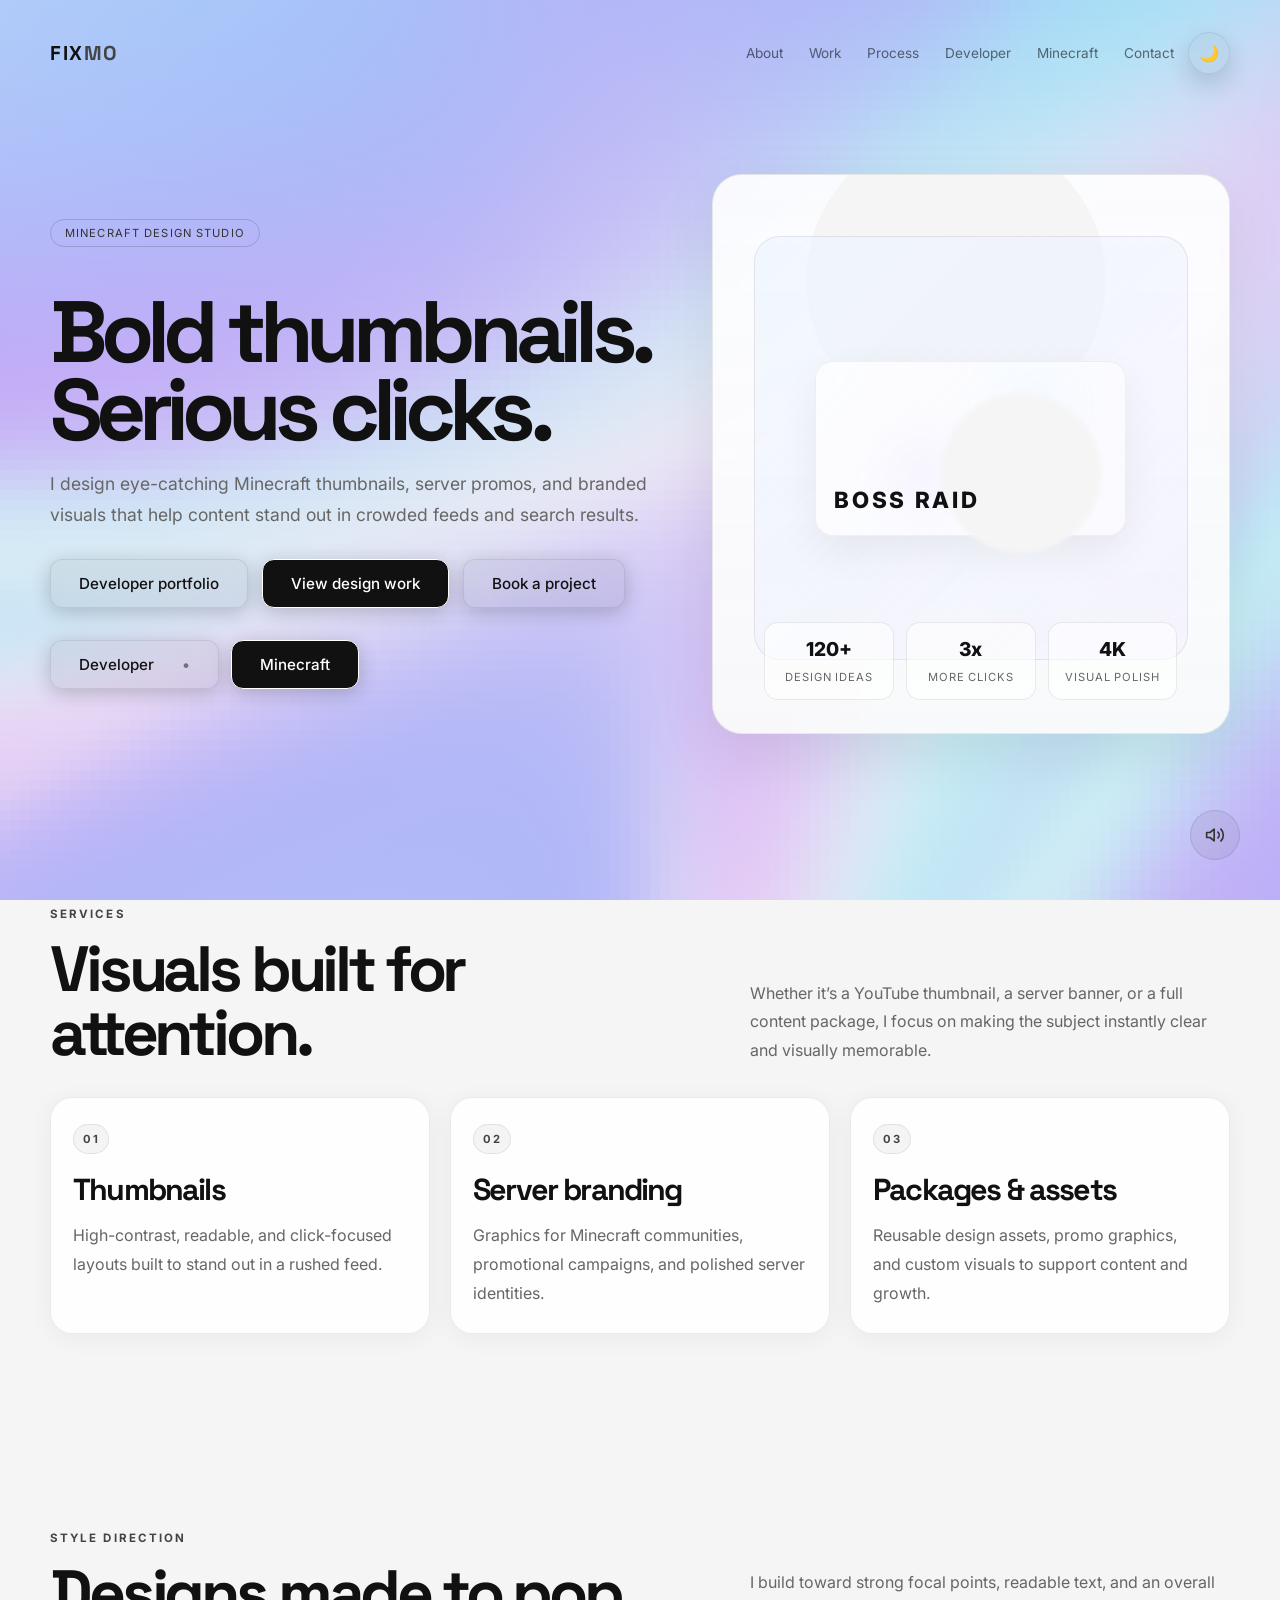
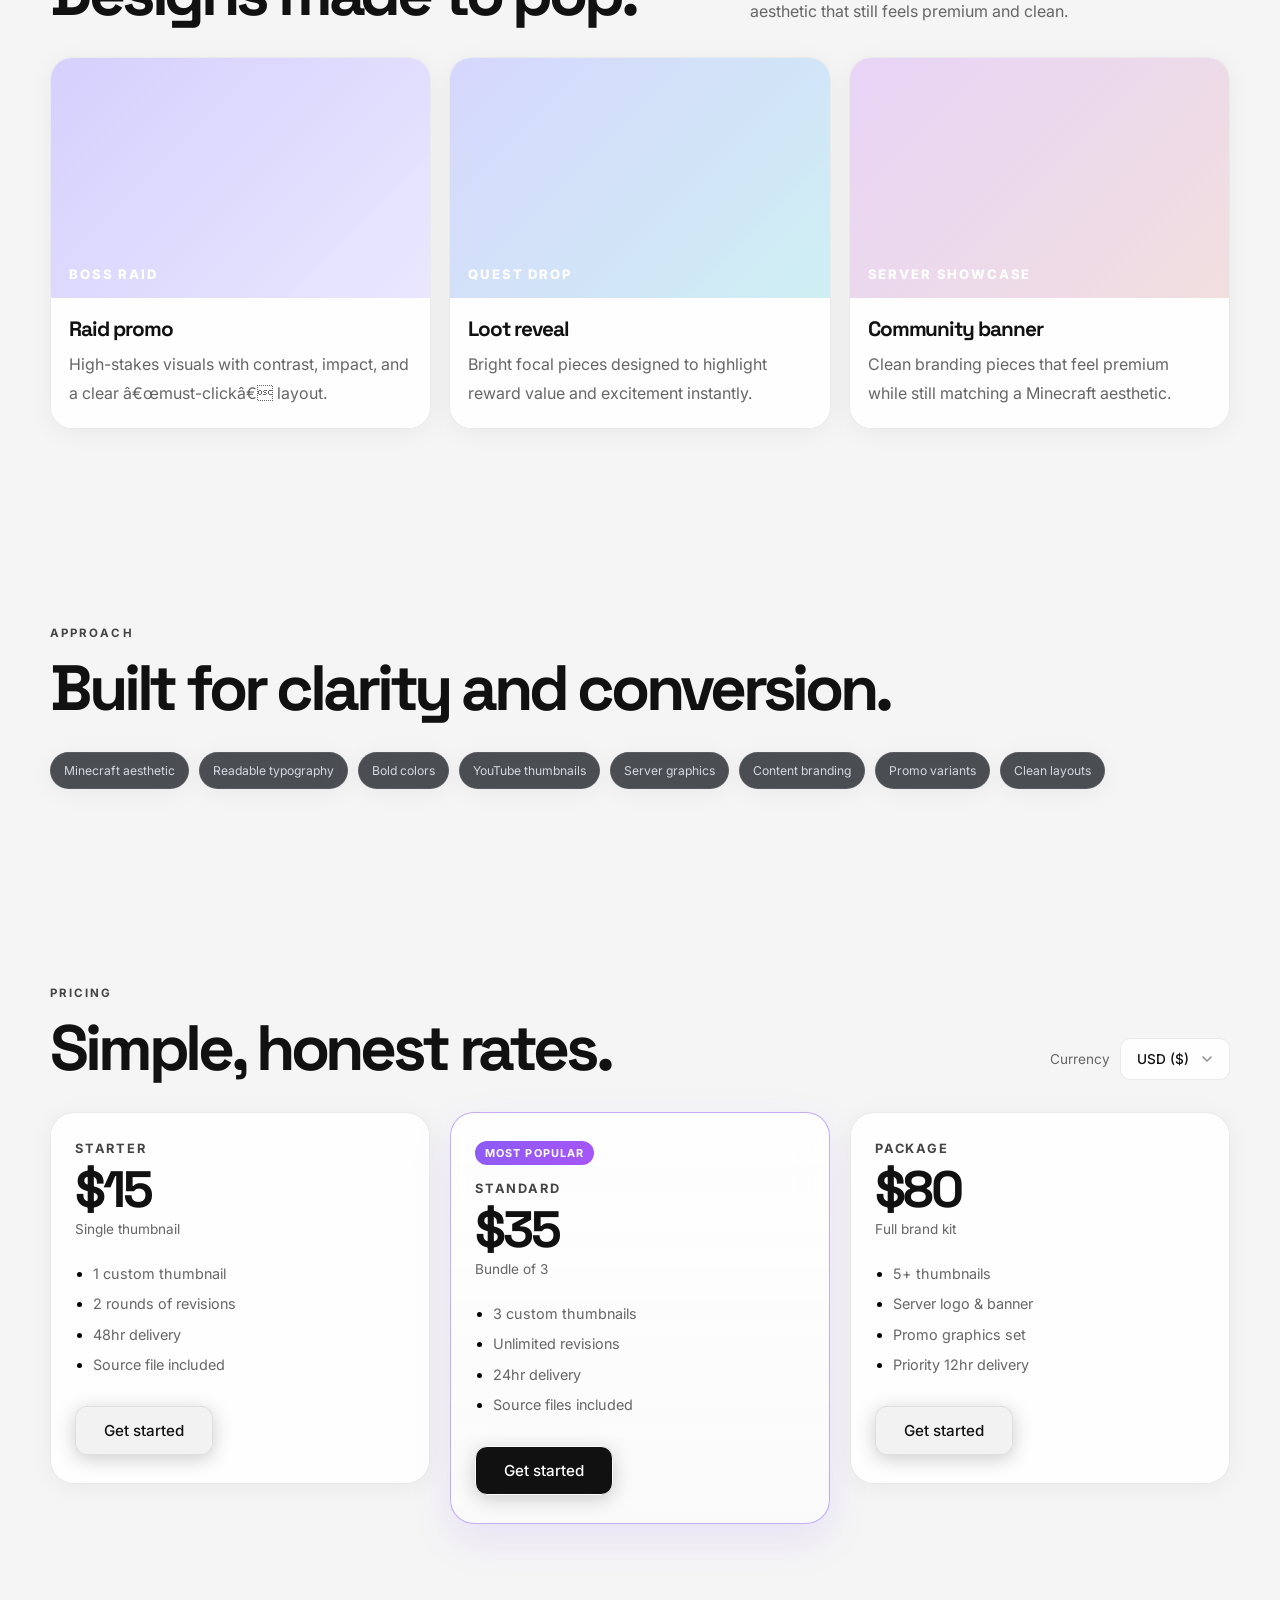
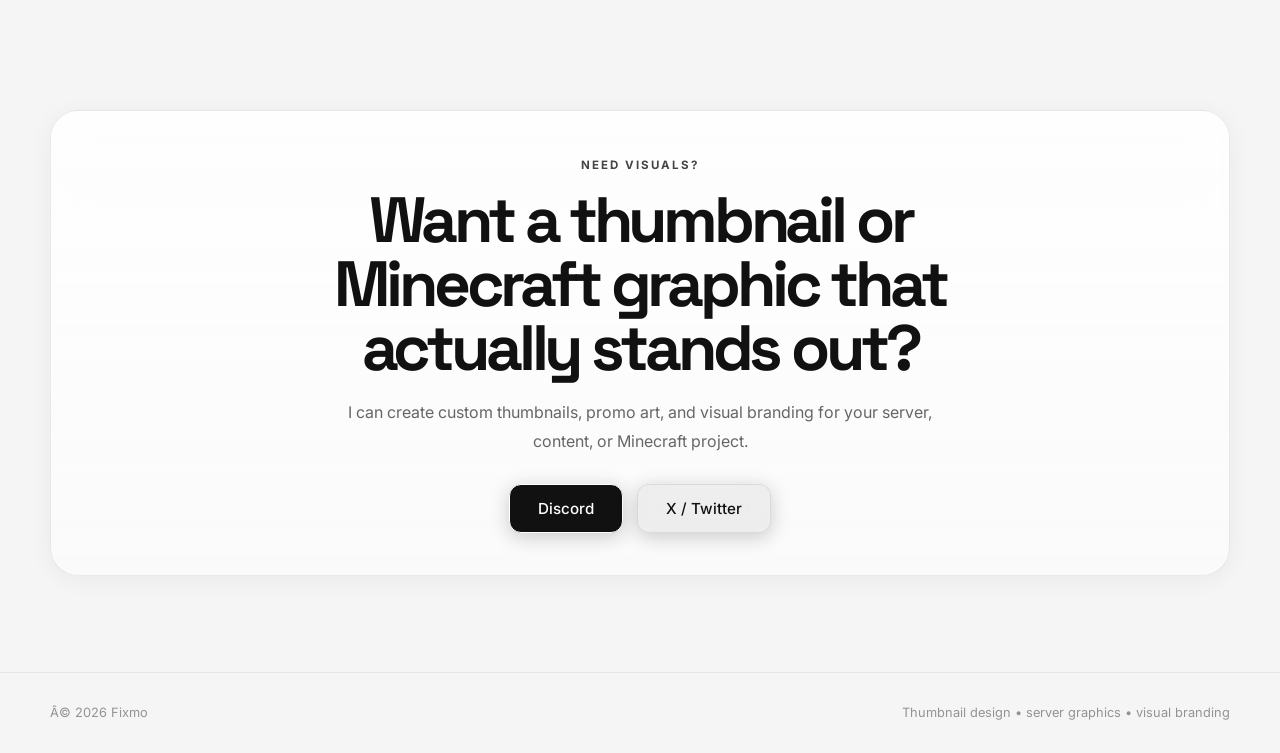
<file: minecraft.html>
﻿<!DOCTYPE html>
<html lang="en">
  <head>
    <meta charset="UTF-8" />
    <meta name="viewport" content="width=device-width, initial-scale=1.0" />
    <meta
      name="description"
      content="Fixmo creates Minecraft thumbnails, graphics, server branding, and visual assets for streamers and communities."
    />
    <link rel="icon" href="data:image/svg+xml,<svg xmlns='http://www.w3.org/2000/svg' viewBox='0 0 100 100'><text y='.9em' font-size='90'>âš¡</text></svg>" />
    <title>Fixmo | Minecraft Thumbnails & Design</title>
    <link rel="stylesheet" href="assets/minecraft.css" />
    <style>

        .sound-toggle {
            position: fixed; bottom: 40px; right: 40px; z-index: 20;
            width: 50px; height: 50px; border-radius: 50%;
            background: rgba(255, 255, 255, 0.05); color: #fff;
            border: 1px solid rgba(255, 255, 255, 0.1);
            backdrop-filter: blur(12px); -webkit-backdrop-filter: blur(12px);
            cursor: pointer; display: flex; align-items: center; justify-content: center;
            transition: all 0.3s cubic-bezier(0.16, 1, 0.3, 1);
        }
        .sound-toggle:hover { 
            transform: scale(0.95);
            background: rgba(255, 255, 255, 0.1);
        }

    </style>
  </head>
  <body>

    <div class="page-overlay"></div>
    <canvas id="mosaic-lens" style="position:fixed;inset:0;width:100%;height:100%;z-index:0;pointer-events:none;"></canvas>

    <!-- Sound Toggle -->
    <button class="sound-toggle hover-target" id="btn-sound">
        <svg width="20" height="20" viewBox="0 0 24 24" fill="none" stroke="currentColor" stroke-width="2" stroke-linecap="round" stroke-linejoin="round">
            <polygon points="11 5 6 9 2 9 2 15 6 15 11 19 11 5"></polygon>
            <path d="M15.54 8.46a5 5 0 0 1 0 7.07"></path>
            <path d="M19.07 4.93a10 10 0 0 1 0 14.14"></path>
        </svg>
    </button>

    <div class="mobile-nav" role="dialog" aria-label="Mobile navigation" aria-modal="true">
      <button class="mobile-nav-close hover-target" type="button" aria-label="Close menu" data-nav-close>âœ•</button>
      <a href="index.html#about" class="hover-target" data-nav-link>About</a>
      <a href="index.html#work" class="hover-target" data-nav-link>Work</a>
      <a href="index.html" class="hover-target" data-nav-link>Developer</a>
      <a href="minecraft.html" class="hover-target" data-nav-link>Minecraft</a>
      <a href="index.html#contact" class="hover-target" data-nav-link>Contact</a>
    </div>

    <div class="site-shell">
      <nav>
        <div class="container nav-inner">
          <a href="index.html" class="logo hover-target">FIX<span>MO</span></a>
          <div style="display:flex; align-items:center; gap:14px;">
            <div class="nav-links">
              <a href="index.html#about" class="hover-target">About</a>
              <a href="index.html#work" class="hover-target">Work</a>
              <a href="index.html#process" class="hover-target">Process</a>
              <a href="index.html" class="hover-target">Developer</a>
              <a href="minecraft.html" class="hover-target">Minecraft</a>
              <a href="index.html#contact" class="hover-target">Contact</a>
            </div>
            <button class="theme-toggle hover-target" type="button" aria-label="Toggle theme" data-theme-toggle>â˜€ï¸</button>
            <button class="nav-burger hover-target" type="button" aria-label="Open menu" data-nav-burger>â˜°</button>
          </div>
        </div>
      </nav>

      <main>
      <section class="hero">
        <div class="container hero-grid">
          <div>
            <div class="eyebrow">Minecraft design studio</div>
            <h1>
              Bold thumbnails.<br />
              <span class="gradient">Serious clicks.</span>
            </h1>
            <p class="hero-copy">
              I design eye-catching Minecraft thumbnails, server promos, and branded visuals that help content stand out in crowded feeds and search results.
            </p>
            <div class="actions">
              <a class="btn hover-target" href="index.html">Developer portfolio</a>
              <a class="btn primary hover-target" href="#work">View design work</a>
              <a class="btn hover-target" href="index.html#contact">Book a project</a>
            </div>
            <div class="page-switcher" aria-label="Page switcher" style="gap: 12px; margin-top: 32px; display: flex;">
              <a class="btn hover-target" href="index.html">Developer</a>
              <a class="btn primary hover-target" href="minecraft.html">Minecraft</a>
            </div>
          </div>

          <div class="showcase-card" aria-label="Minecraft thumbnail mockup">
            <div class="thumb-demo">
              <div class="thumb-art"></div>
            </div>
            <div class="mini-labels">
              <div class="mini-box">
                <strong>120+</strong>
                <span>Design ideas</span>
              </div>
              <div class="mini-box">
                <strong>3x</strong>
                <span>More clicks</span>
              </div>
              <div class="mini-box">
                <strong>4K</strong>
                <span>Visual polish</span>
              </div>
            </div>
          </div>
        </div>
      </section>

      <section id="services">
        <div class="container">
          <div class="section-head">
            <div>
              <div class="kicker">Services</div>
              <h2>Visuals built for attention.</h2>
            </div>
            <p>
              Whether it’s a YouTube thumbnail, a server banner, or a full content package, I focus on making the subject instantly clear and visually memorable.
            </p>
          </div>

          <div class="services">
            <div class="service-card">
              <div class="number">01</div>
              <h3>Thumbnails</h3>
              <p>High-contrast, readable, and click-focused layouts built to stand out in a rushed feed.</p>
            </div>

            <div class="service-card">
              <div class="number">02</div>
              <h3>Server branding</h3>
              <p>Graphics for Minecraft communities, promotional campaigns, and polished server identities.</p>
            </div>

            <div class="service-card">
              <div class="number">03</div>
              <h3>Packages & assets</h3>
              <p>Reusable design assets, promo graphics, and custom visuals to support content and growth.</p>
            </div>
          </div>
        </div>
      </section>

      <section id="work">
        <div class="container">
          <div class="section-head">
            <div>
              <div class="kicker">Style direction</div>
              <h2>Designs made to pop.</h2>
            </div>
            <p>
              I build toward strong focal points, readable text, and an overall aesthetic that still feels premium and clean.
            </p>
          </div>

          <div class="gallery">
            <article class="art-card">
              <div class="art-preview" data-title="Boss raid"></div>
              <div class="art-meta">
                <h4>Raid promo</h4>
                <p>High-stakes visuals with contrast, impact, and a clear â€œmust-clickâ€ layout.</p>
              </div>
            </article>

            <article class="art-card">
              <div class="art-preview" data-title="Quest drop"></div>
              <div class="art-meta">
                <h4>Loot reveal</h4>
                <p>Bright focal pieces designed to highlight reward value and excitement instantly.</p>
              </div>
            </article>

            <article class="art-card">
              <div class="art-preview" data-title="Server showcase"></div>
              <div class="art-meta">
                <h4>Community banner</h4>
                <p>Clean branding pieces that feel premium while still matching a Minecraft aesthetic.</p>
              </div>
            </article>
          </div>
        </div>
      </section>

      <section>
        <div class="container">
          <div class="section-head">
            <div>
              <div class="kicker">Approach</div>
              <h2>Built for clarity and conversion.</h2>
            </div>
          </div>

          <div class="stack">
            <span class="tag">Minecraft aesthetic</span>
            <span class="tag">Readable typography</span>
            <span class="tag">Bold colors</span>
            <span class="tag">YouTube thumbnails</span>
            <span class="tag">Server graphics</span>
            <span class="tag">Content branding</span>
            <span class="tag">Promo variants</span>
            <span class="tag">Clean layouts</span>
          </div>
        </div>
      </section>

      <section id="pricing">
        <div class="container">
          <div class="section-head" data-fade>
            <div>
              <div class="kicker">Pricing</div>
              <h2>Simple, honest rates.</h2>
            </div>
            <div class="pricing-controls">
              <label for="currency-select">Currency</label>
              <select class="currency-select" id="currency-select" aria-label="Price currency">
                <option value="USD">USD ($)</option>
                <option value="INR">INR (â‚¹)</option>
              </select>
            </div>
          </div>

          <div class="pricing-grid" data-fade data-delay="1">
            <div class="pricing-card">
              <div class="pricing-tier">Starter</div>
              <div class="pricing-amount" data-price-usd="15">$15</div>
              <div class="pricing-desc">Single thumbnail</div>
              <ul class="pricing-list">
                <li>1 custom thumbnail</li>
                <li>2 rounds of revisions</li>
                <li>48hr delivery</li>
                <li>Source file included</li>
              </ul>
              <a class="btn hover-target" href="https://discord.com/users/ofixmo" target="_blank" rel="noopener">Get started</a>
            </div>
            <div class="pricing-card featured">
              <div class="pricing-badge">Most popular</div>
              <div class="pricing-tier">Standard</div>
              <div class="pricing-amount" data-price-usd="35">$35</div>
              <div class="pricing-desc">Bundle of 3</div>
              <ul class="pricing-list">
                <li>3 custom thumbnails</li>
                <li>Unlimited revisions</li>
                <li>24hr delivery</li>
                <li>Source files included</li>
              </ul>
              <a class="btn primary hover-target" href="https://discord.com/users/ofixmo" target="_blank" rel="noopener">Get started</a>
            </div>
            <div class="pricing-card">
              <div class="pricing-tier">Package</div>
              <div class="pricing-amount" data-price-usd="80">$80</div>
              <div class="pricing-desc">Full brand kit</div>
              <ul class="pricing-list">
                <li>5+ thumbnails</li>
                <li>Server logo & banner</li>
                <li>Promo graphics set</li>
                <li>Priority 12hr delivery</li>
              </ul>
              <a class="btn hover-target" href="https://discord.com/users/ofixmo" target="_blank" rel="noopener">Get started</a>
            </div>
          </div>
        </div>
      </section>

      <section class="cta">
        <div class="container">
          <div class="cta-box">
            <div class="kicker">Need visuals?</div>
            <h2>Want a thumbnail or Minecraft graphic that actually stands out?</h2>
            <p>
              I can create custom thumbnails, promo art, and visual branding for your server, content, or Minecraft project.
            </p>
            <div class="actions" style="justify-content: center;">
              <a class="btn primary hover-target" href="https://discord.com/users/ofixmo" target="_blank" rel="noopener">Discord</a>
              <a class="btn hover-target" href="https://x.com/ofixmo" target="_blank" rel="noopener">X / Twitter</a>
            </div>
          </div>
        </div>
      </section>
      </main>

      <footer>
        <div class="container footer-inner">
          <span>Â© 2026 Fixmo</span>
          <span>Thumbnail design • server graphics • visual branding</span>
        </div>
      </footer>
    </div>

    <script src="assets/minecraft.js"></script>
    <script src="assets/mosaic-lens.js"></script>
    <script src="assets/audio-engine.js"></script>
    <script>
        document.addEventListener('DOMContentLoaded', () => {
            const btnSound = document.getElementById('btn-sound');
            let soundEnabled = true;

            AudioEngine.init(true);

            btnSound.addEventListener('click', () => {
                soundEnabled = !soundEnabled;
                AudioEngine.setMuted(!soundEnabled);
                btnSound.style.opacity = soundEnabled ? '1' : '0.5';
            });

            // Add hover sounds to all interactive elements
            document.querySelectorAll('.hover-target, .btn, a, button').forEach(el => {
                el.addEventListener('mouseenter', () => AudioEngine.play('hover'));
                el.addEventListener('click', () => AudioEngine.play('click'));
            });
        });
    </script>
  </body>
</html>
</file>
<file: assets/index.css>
﻿@import url('https://fonts.googleapis.com/css2?family=Inter:wght@400;500;600;700;800;900&family=Space+Grotesk:wght@500;700&display=swap');
      :root {
        --bg: #050505;
        --bg-2: #0a0a0a;
        --panel: rgba(255, 255, 255, 0.03);
        --line: rgba(255, 255, 255, 0.08);
        --muted: #b0b0b0;
        --text: #f8f8f8;
        --accent: #fff;
        --accent-2: #c4c4c4;
        --card-bg: rgba(255, 255, 255, 0.04);
        --card-bg-gradient: linear-gradient(135deg, rgba(255, 255, 255, 0.06), rgba(255, 255, 255, 0.02));
        --card-alt: rgba(255, 255, 255, 0.05);
        --card-metric: rgba(255, 255, 255, 0.04);
        --card-project: rgba(255, 255, 255, 0.04);
        --card-process: linear-gradient(135deg, rgba(255, 255, 255, 0.06), rgba(255, 255, 255, 0.02));
        --tag-bg: rgba(255, 255, 255, 0.05);
        --chip-bg: rgba(255, 255, 255, 0.06);
        --card-shadow: 0 8px 32px rgba(0, 0, 0, 0.3);
        --hero-card-bg: linear-gradient(135deg, rgba(255, 255, 255, 0.06), rgba(255, 255, 255, 0.02));
        --hero-card-shadow: 0 30px 90px rgba(0, 0, 0, 0.4);
        --float-tag-bg: rgba(255, 255, 255, 0.08);
        --float-tag-text: rgba(237, 243, 255, 0.84);
        --mini-stat-bg: rgba(255, 255, 255, 0.04);
        --glass-bg: rgba(255, 255, 255, 0.05);
        --step-bg: rgba(139, 92, 246, 0.12);
        --step-border: rgba(139, 92, 246, 0.26);
        --btn-glass-bg: rgba(255, 255, 255, 0.06);
        --btn-glass-hover: rgba(255, 255, 255, 0.12);
        --btn-glass-border: rgba(255, 255, 255, 0.1);
        --btn-glass-text: #fff;
        --btn-primary-bg: #fff;
        --btn-primary-text: #050505;
        --btn-primary-hover: rgba(255, 255, 255, 0.9);
      }

      .theme-light {
        --bg: #f5f5f5;
        --bg-2: #fff;
        --panel: rgba(255, 255, 255, 0.85);
        --line: rgba(0, 0, 0, 0.08);
        --muted: #666;
        --text: #111;
        --accent: #000;
        --accent-2: #444;
        --card-bg: rgba(255, 255, 255, 0.85);
        --card-bg-gradient: linear-gradient(180deg, rgba(255, 255, 255, 0.9), rgba(250, 250, 250, 0.95));
        --card-alt: rgba(255, 255, 255, 0.85);
        --card-metric: rgba(255, 255, 255, 0.8);
        --card-project: rgba(255, 255, 255, 0.9);
        --card-process: linear-gradient(180deg, rgba(255, 255, 255, 0.9), rgba(250, 250, 250, 0.95));
        --tag-bg: rgba(255, 255, 255, 0.7);
        --chip-bg: rgba(0, 0, 0, 0.05);
        --card-shadow: 0 4px 24px rgba(0, 0, 0, 0.06);
        --hero-card-bg: linear-gradient(180deg, rgba(255, 255, 255, 0.9), rgba(250, 250, 250, 0.95));
        --hero-card-shadow: 0 20px 60px rgba(0, 0, 0, 0.08);
        --float-tag-bg: rgba(255, 255, 255, 0.9);
        --float-tag-text: #222;
        --mini-stat-bg: rgba(255, 255, 255, 0.8);
        --glass-bg: rgba(255, 255, 255, 0.85);
        --step-bg: rgba(100, 60, 200, 0.08);
        --step-border: rgba(100, 60, 200, 0.2);
        --btn-glass-bg: rgba(0, 0, 0, 0.05);
        --btn-glass-hover: rgba(0, 0, 0, 0.1);
        --btn-glass-border: rgba(0, 0, 0, 0.12);
        --btn-glass-text: #111;
        --btn-primary-bg: #111;
        --btn-primary-text: #fff;
        --btn-primary-hover: #222;
      }

      

      * { box-sizing: border-box; }

      html {
        scroll-behavior: smooth;
      }

      html, body {
  overflow-x: hidden;
  width: 100%;
}

body {
        margin: 0;
        font-family: "Inter", sans-serif;
        background: var(--bg);
        color: var(--text);
        overflow-x: hidden;
        position: relative;
      }

      

      body::before { display: none; }

      body::after { display: none; }

      @keyframes float {
        0%, 100% { transform: translateY(0px); }
        50% { transform: translateY(-8px); }
      }

      a {
        color: inherit;
        text-decoration: none;
      }

      img {
        max-width: 100%;
        display: block;
      }

      .container {
        width: min(1180px, calc(100% - 32px));
        margin: 0 auto;
        position: relative;
        z-index: 1;
      }

      .page-overlay {
        position: fixed;
        inset: 0;
        background: var(--bg);
        opacity: 0;
        pointer-events: none;
        transition: opacity 0.38s ease;
        z-index: 40;
      }

      body.transitioning .page-overlay {
        opacity: 1;
      }

      body:not(.loaded) .site-shell {
        opacity: 0;
        transform: translateY(8px);
      }

      .site-shell {
        opacity: 1;
        transform: translateY(0);
        transition: opacity 0.45s ease, transform 0.45s ease;
      }

      nav {
        position: sticky;
        top: 0;
        z-index: 30;
        background: transparent;
        padding-top: 16px;
    }

      

      .nav-inner {
        display: flex;
        align-items: center;
        justify-content: space-between;
        height: 74px;
      }

      .logo {
        font-family: "Space Grotesk", sans-serif; letter-spacing: -0.04em;
        font-size: 1.25rem;
        letter-spacing: 0.08em;
        font-weight: 700;
      }

      .logo span {
        color: var(--accent-2);
      }

      .nav-links {
        display: flex;
        align-items: center;
        gap: 28px;
        color: rgba(237, 243, 255, 0.72);
        font-size: 0.86rem;
      }

      

      .nav-links a {
        position: relative;
        transition: color 0.2s ease;
      }

      .nav-links a::after {
        content: "";
        position: absolute;
        left: 0;
        bottom: -8px;
        width: 100%;
        height: 1px;
        background: linear-gradient(90deg, var(--accent), var(--accent-2));
        transform: scaleX(0);
        transform-origin: left;
        transition: transform 0.2s ease;
      }

      .nav-links a:hover {
        color: var(--text);
      }

      .nav-links a:hover::after {
        transform: scaleX(1);
      }

      .hero {
        padding: 76px 0 70px;
      }

      .hero-grid {
        display: grid;
        grid-template-columns: 1.15fr 0.85fr;
        align-items: center;
        gap: 42px;
      }

      .eyebrow {
        display: inline-flex;
        padding: 6px 14px;
        border-radius: 999px;
        border: 1px solid rgba(255, 255, 255, 0.15);
        background: transparent;
        color: var(--text);
        font-size: 0.7rem;
        letter-spacing: 0.1em;
        text-transform: uppercase;
        margin-bottom: 24px;
    }

      h1 {
        margin: 22px 0 20px;
        font-family: "Space Grotesk", sans-serif; letter-spacing: -0.04em;
        font-size: clamp(3.2rem, 7vw, 7rem);
        line-height: 0.9;
        letter-spacing: -0.08em;
        max-width: 720px;
      }

      h1 .gradient { color: var(--text); }

      .hero-copy {
        max-width: 620px;
        font-size: 1.1rem;
        line-height: 1.8;
        color: var(--muted);
        margin-bottom: 28px;
      }

      .actions {
        display: flex;
        flex-wrap: wrap;
        gap: 14px;
      }

      
      .btn {
        display: inline-flex;
        align-items: center;
        justify-content: center;
        gap: 12px;
        padding: 14px 28px;
        border-radius: 12px;
        border: 1px solid var(--line);
        background: var(--btn-glass-bg);
        backdrop-filter: blur(12px);
        -webkit-backdrop-filter: blur(12px);
        color: var(--btn-glass-text);
        font-weight: 500;
        font-size: 0.95rem;
        position: relative;
        overflow: hidden;
        transition: all 0.4s cubic-bezier(0.16, 1, 0.3, 1);
        box-shadow: 0 4px 20px rgba(0, 0, 0, 0.2);
      }
      .btn::before {
        content: ""; position: absolute; inset: 0;
        background: linear-gradient(90deg, transparent, rgba(255,255,255,0.1), transparent);
        transform: translateX(-100%);
        transition: transform 0.6s cubic-bezier(0.16, 1, 0.3, 1);
      }
      .btn:hover {
        background: var(--btn-glass-hover);
        border-color: rgba(255, 255, 255, 0.2);
        transform: translateY(-2px);
        box-shadow: 0 8px 30px rgba(0, 0, 0, 0.3);
      }
      .btn:hover::before {
        transform: translateX(100%);
      }
      .btn.primary {
        background: var(--btn-primary-bg);
        color: var(--btn-primary-text);
        border-color: rgba(255,255,255,1);
      }
      .btn.primary:hover {
        background: var(--btn-primary-hover);
        box-shadow: 0 8px 30px rgba(255, 255, 255, 0.2);
      }
    

      
      .page-switcher {
        display: flex;
        align-items: center;
        gap: 16px;
        margin-top: 32px;
        justify-content: flex-start;
      }
      .page-switcher a {
        font-size: 1.1rem;
        font-weight: 500;
        color: var(--muted);
        text-transform: none;
        transition: color 0.3s ease;
        text-decoration: none;
      }
      .page-switcher a:hover {
        color: #ddd;
      }
      .page-switcher a.active {
        color: var(--text);
      }
      .page-switcher a.active::after {
        content: " • ";
        color: var(--text);
        margin-left: 16px;
        opacity: 0.5;
        pointer-events: none;
      }
      .page-switcher a:last-child.active::after {
        content: "";
      }
      .page-switcher a:first-child:not(.active)::after {
        content: " • ";
        color: var(--text);
        margin-left: 16px;
        opacity: 0.5;
        pointer-events: none;
      }
    

      .theme-toggle {
        appearance: none;
        border: 1px solid rgba(255, 255, 255, 0.08);
        background: rgba(255, 255, 255, 0.03);
        color: var(--text);
        width: 42px;
        height: 42px;
        border-radius: 50%;
        font-size: 1rem;
        cursor: pointer;
        transition: transform 0.2s ease, border-color 0.2s ease, box-shadow 0.2s ease;
        box-shadow: 0 10px 24px rgba(15, 23, 42, 0.16);
      }

      .theme-toggle:hover {
        transform: translateY(-1px) scale(1.03);
        border-color: rgba(139, 92, 246, 0.4);
        box-shadow: 0 16px 32px rgba(139, 92, 246, 0.18);
      }

      .hero-card {
        position: relative;
        min-height: 560px;
        background: var(--hero-card-bg);
        border: 1px solid var(--line);
        border-radius: 28px;
        box-shadow: var(--hero-card-shadow);
        overflow: hidden;
      }

      .hero-card::before {
        content: "";
        position: absolute;
        inset: -18% -10% auto auto;
        width: 420px;
        height: 420px;
        background: var(--bg);
        filter: blur(12px);
      }

      .hero-card::after {
        content: "";
        position: absolute;
        inset: auto auto 18% -12%;
        width: 280px;
        height: 280px;
        background: var(--bg);
        filter: blur(14px);
      }

      .orbital-ring {
        position: absolute;
        inset: 11% 12% 12%;
        border-radius: 50%;
        border: 1px solid rgba(167, 139, 250, 0.2);
        transform: rotate(-18deg);
      }

      .orbital-ring::before {
        content: "";
        position: absolute;
        width: 12px;
        height: 12px;
        right: 18%;
        top: 14%;
        border-radius: 50%;
        background: linear-gradient(180deg, var(--accent-2), var(--accent));
        box-shadow: 0 0 25px rgba(139, 92, 246, 0.8);
      }

      .glass-panel {
        position: absolute;
        left: 8%;
        right: 8%;
        top: 17%;
        padding: 20px 18px 18px;
        border: 1px solid rgba(151, 163, 191, 0.18);
        border-radius: 22px;
        background: var(--glass-bg);
        backdrop-filter: blur(12px);
        box-shadow: 0 20px 48px rgba(0, 0, 0, 0.28);
      }

      .window-dots {
        display: flex;
        gap: 7px;
        margin-bottom: 18px;
      }

      .window-dots span {
        display: block;
        width: 9px;
        height: 9px;
        border-radius: 50%;
        background: rgba(255, 255, 255, 0.25);
      }

      .window-dots span:nth-child(1) { background: #ff6b6b; }
      .window-dots span:nth-child(2) { background: #ffd93d; }
      .window-dots span:nth-child(3) { background: #6ee7b7; }

      .code-block {
        position: relative;
        display: grid;
        gap: 12px;
      }

      .bar {
        height: 10px;
        border-radius: 999px;
        background: linear-gradient(90deg, rgba(148, 163, 184, 0.26), rgba(148, 163, 184, 0.12));
      }

      .bar:nth-child(1) { width: 76%; }
      .bar:nth-child(2) { width: 54%; background: linear-gradient(90deg, rgba(139, 92, 246, 0.8), rgba(125, 211, 252, 0.8)); }
      .bar:nth-child(3) { width: 82%; }
      .bar:nth-child(4) { width: 43%; }
      .bar:nth-child(5) { width: 68%; }

      .float-tag {
        position: absolute;
        z-index: 3;
        padding: 10px 14px;
        border-radius: 12px;
        border: 1px solid rgba(146, 164, 196, 0.2);
        background: var(--float-tag-bg);
        color: var(--float-tag-text);
        font-size: 0.74rem;
        font-weight: 600;
        letter-spacing: 0.04em;
        box-shadow: 0 15px 40px rgba(0, 0, 0, 0.25);
      }

      .float-tag.one { top: 12%; right: 8%; }
      .float-tag.two { left: 8%; bottom: 17%; }
      .float-tag.three { right: 14%; bottom: 12%; }

      .hero-stats {
        position: absolute;
        left: 8%;
        right: 8%;
        bottom: 6%;
        display: grid;
        grid-template-columns: repeat(3, minmax(0, 1fr));
        gap: 12px;
      }

      .mini-stat {
        padding: 14px 12px;
        border-radius: 16px;
        border: 1px solid rgba(146, 164, 196, 0.14);
        background: var(--mini-stat-bg);
      }

      .mini-stat strong {
        display: block;
        margin-bottom: 4px;
        font-size: 1.2rem;
        font-weight: 800;
      }

      .mini-stat span {
        color: var(--muted);
        font-size: 0.7rem;
      }

      section {
        padding: 100px 0;
      }

      .section-head {
        display: flex;
        align-items: end;
        justify-content: space-between;
        gap: 24px;
        margin-bottom: 34px;
      }

      .kicker {
        display: inline-block;
        margin-bottom: 16px;
        color: var(--accent-2);
        font-size: 0.72rem;
        letter-spacing: 0.18em;
        text-transform: uppercase;
        font-weight: 700;
      }

      h2 {
        margin: 0;
        font-family: "Space Grotesk", sans-serif; letter-spacing: -0.04em;
        font-size: clamp(2.2rem, 5vw, 4rem);
        line-height: 1;
        letter-spacing: -0.065em;
      }

      .section-head p {
        max-width: 480px;
        margin: 0;
        color: var(--muted);
        line-height: 1.7;
      }

      .about-grid {
        display: grid;
        grid-template-columns: 1.15fr 0.85fr;
        gap: 22px;
      }

      .panel {
        padding: 30px;
        border: 1px solid var(--line);
        border-radius: 24px;
        background: var(--card-bg-gradient);
        box-shadow: inset 0 1px 0 rgba(255, 255, 255, 0.04);
      }

      

      

      .panel p {
        margin: 0;
        color: var(--muted);
        font-size: 1.05rem;
        line-height: 1.9;
      }

      .pill-grid {
        display: grid;
        grid-template-columns: repeat(2, minmax(0, 1fr));
        gap: 14px;
      }

      .pill-card {
        padding: 22px 18px;
        border-radius: 18px;
        border: 1px solid var(--line);
        background: var(--card-bg);
      }

      .pill-card strong {
        display: block;
        margin-bottom: 8px;
        font-size: 1.35rem;
        font-family: "Space Grotesk", sans-serif; letter-spacing: -0.04em;
      }

      .pill-card span {
        font-size: 0.8rem;
        color: var(--muted);
        letter-spacing: 0.04em;
        text-transform: uppercase;
      }

      .showcase {
        display: grid;
        grid-template-columns: 1.2fr 0.8fr;
        align-items: stretch;
        gap: 22px;
      }

      .showcase-main {
        position: relative;
        min-height: 440px;
        padding: 28px;
        border-radius: 30px;
        border: 1px solid var(--line);
        background: var(--bg);
        overflow: hidden;
      }

      .showcase-main::before {
        content: "";
        position: absolute;
        inset: 18% auto auto 14%;
        width: 280px;
        height: 280px;
        border-radius: 50%;
        background: var(--bg);
      }

      .showcase-main .kicker { position: relative; z-index: 1; }\n\n      .showcase-main p, .showcase-main h3, .showcase-main .kicker { position: relative; z-index: 1; }\n\n      .showcase-main h3 {
        position: relative; z-index: 1;
        margin: 0 0 12px;
        font-family: "Space Grotesk", sans-serif; letter-spacing: -0.04em;
        font-size: clamp(2rem, 3vw, 3.2rem);
        letter-spacing: -0.07em;
      }

      .showcase-main p {
        position: relative; z-index: 1;
        position: relative;
        max-width: 520px;
        margin: 0 0 26px;
        line-height: 1.8;
        color: var(--muted);
      }

      .metric-row {
        position: relative;
        display: grid;
        grid-template-columns: repeat(3, minmax(0, 1fr));
        gap: 12px;
      }

      .metric-box {
        padding: 18px 14px;
        border: 1px solid var(--line);
        border-radius: 16px;
        background: var(--card-metric);
      }

      .metric-box strong {
        display: block;
        margin-bottom: 8px;
        font-size: 1.4rem;
        font-weight: 800;
      }

      .metric-box span {
        color: var(--muted);
        font-size: 0.72rem;
        text-transform: uppercase;
        letter-spacing: 0.08em;
      }

      .aside-stack {
        display: grid;
        grid-template-rows: repeat(2, minmax(0, 1fr));
        gap: 22px;
      }

      .stack-card {
        padding: 22px 20px;
        border: 1px solid var(--line);
        border-radius: 20px;
        background: var(--card-alt);
      }

      .stack-card h4 {
        margin: 0 0 10px;
        font-size: 0.85rem;
        font-weight: 700;
        letter-spacing: 0.12em;
        text-transform: uppercase;
        color: var(--accent-2);
      }

      .stack-card ul {
        margin: 0;
        padding-left: 18px;
        color: var(--muted);
        line-height: 2;
      }

      .project-grid {
        display: grid;
        grid-template-columns: repeat(3, minmax(0, 1fr));
        gap: 18px;
      }

      .project-card {
        overflow: hidden;
        border-radius: 22px;
        border: 1px solid var(--line);
        background: var(--card-project);
        transition: transform 0.25s ease, border-color 0.25s ease, box-shadow 0.25s ease;
        box-shadow: 0 18px 34px rgba(2, 6, 23, 0.18);
      }

      .project-card:hover {
        transform: translateY(-6px);
        border-color: rgba(139, 92, 246, 0.5);
        box-shadow: 0 24px 40px rgba(139, 92, 246, 0.12);
      }

      .project-card img {
        width: 100%;
        height: 260px;
        object-fit: cover;
      }

      .project-meta {
        padding: 18px 18px 20px;
      }

      .project-meta .top-line {
        display: flex;
        justify-content: space-between;
        align-items: center;
        gap: 12px;
        margin-bottom: 10px;
      }

      .project-meta h4 {
        margin: 0;
        font-family: "Space Grotesk", sans-serif; letter-spacing: -0.04em;
        font-size: 1.5rem;
        letter-spacing: -0.06em;
      }

      .chip {
        display: inline-flex;
        padding: 6px 9px;
        font-size: 0.66rem;
        border-radius: 999px;
        border: 1px solid var(--line);
        background: var(--chip-bg);
        color: var(--text);
      }

      .project-meta p {
        margin: 0;
        color: var(--muted);
        line-height: 1.7;
      }

      .process-grid {
        display: grid;
        grid-template-columns: repeat(4, minmax(0, 1fr));
        gap: 18px;
      }

      .process-card {
        padding: 24px 20px;
        border: 1px solid var(--line);
        border-radius: 20px;
        background: var(--card-process);
      }

      .process-card .step {
        display: inline-flex;
        margin-bottom: 16px;
        padding: 7px 10px;
        border-radius: 999px;
        background: var(--step-bg);
        border: 1px solid var(--step-border);
        color: var(--accent-2);
        font-size: 0.68rem;
        font-weight: 700;
        letter-spacing: 0.12em;
        text-transform: uppercase;
      }

      .process-card h4 {
        margin: 0 0 12px;
        font-size: 1.35rem;
        font-family: "Space Grotesk", sans-serif; letter-spacing: -0.04em;
        letter-spacing: -0.06em;
      }

      .process-card p {
        margin: 0;
        color: var(--muted);
        line-height: 1.7;
      }

      .stack {
        display: flex;
        flex-wrap: wrap;
        gap: 10px;
      }

      .tag {
        display: inline-flex;
        padding: 11px 14px;
        border-radius: 999px;
        border: 1px solid var(--line);
        background: var(--tag-bg);
        font-size: 0.78rem;
        color: var(--text);
      }

      .cta {
        padding: 70px 0 90px;
      }

      .cta-box {
        position: relative;
        overflow: hidden;
        padding: 42px 28px;
        border-radius: 28px;
        border: 1px solid var(--line);
        background: var(--bg);
        text-align: center;
      }

      .cta-box::before {
        content: "";
        position: absolute;
        width: 300px;
        height: 300px;
        border-radius: 50%;
        background: rgba(125, 211, 252, 0.12);
        right: -60px;
        top: -80px;
      }

      .cta-box h2 {
        margin: 0 auto 18px;
        max-width: 760px;
      }

      .cta-box p {
        max-width: 620px;
        margin: 0 auto 28px;
        color: var(--muted);
        line-height: 1.8;
      }

      .cta-box .actions {
        justify-content: center;
      }

      footer {
        border-top: 1px solid rgba(255, 255, 255, 0.06);
        color: rgba(237, 243, 255, 0.5);
      }

      .footer-inner {
        display: flex;
        align-items: center;
        justify-content: space-between;
        gap: 18px;
        min-height: 80px;
        font-size: 0.8rem;
      }

      /* === Mobile Navigation === */
      .nav-burger {
        display: none;
        appearance: none;
        border: 1px solid rgba(255, 255, 255, 0.08);
        background: rgba(255, 255, 255, 0.03);
        color: var(--text);
        width: 42px;
        height: 42px;
        border-radius: 12px;
        font-size: 1.1rem;
        cursor: pointer;
        transition: border-color 0.2s ease, box-shadow 0.2s ease;
        align-items: center;
        justify-content: center;
      }
      .nav-burger:hover {
        border-color: rgba(139, 92, 246, 0.4);
        box-shadow: 0 8px 20px rgba(139, 92, 246, 0.14);
      }
      

      .mobile-nav {
        display: none;
        position: fixed;
        inset: 0;
        z-index: 50;
        background: rgba(7, 11, 20, 0.97);
        backdrop-filter: blur(24px);
        -webkit-backdrop-filter: blur(24px);
        flex-direction: column;
        align-items: center;
        justify-content: center;
        gap: 36px;
      }
      .mobile-nav.open { display: flex; }
      
      .mobile-nav a {
        font-family: "Space Grotesk", sans-serif; letter-spacing: -0.04em;
        font-size: 2.2rem;
        font-weight: 700;
        letter-spacing: -0.05em;
        color: var(--text);
        opacity: 0.6;
        transition: opacity 0.18s ease, transform 0.18s ease;
      }
      .mobile-nav a:hover { opacity: 1; transform: translateX(6px); }
      .mobile-nav-close {
        position: absolute;
        top: 22px;
        right: 22px;
        appearance: none;
        border: 1px solid rgba(255, 255, 255, 0.1);
        background: var(--chip-bg);
        color: var(--text);
        width: 44px;
        height: 44px;
        border-radius: 50%;
        font-size: 1rem;
        cursor: pointer;
        transition: border-color 0.2s ease;
      }
      .mobile-nav-close:hover { border-color: rgba(139, 92, 246, 0.5); }

      /* === Scroll Fade Animations === */
      [data-fade] {
        opacity: 0;
        transform: translateY(28px);
        transition: opacity 0.65s ease, transform 0.65s ease;
      }
      [data-fade].visible {
        opacity: 1;
        transform: none;
      }
      [data-fade][data-delay="1"] { transition-delay: 0.12s; }
      [data-fade][data-delay="2"] { transition-delay: 0.24s; }
      [data-fade][data-delay="3"] { transition-delay: 0.36s; }

      /* === Reviews === */
      .review-grid {
        display: grid;
        grid-template-columns: repeat(3, minmax(0, 1fr));
        gap: 18px;
      }
      .review-slot {
        min-height: 180px;
        border: 1px dashed var(--line);
        border-radius: 8px;
      }

      /* === Project link === */
      .project-link {
        display: inline-flex;
        align-items: center;
        gap: 5px;
        margin-top: 14px;
        font-size: 0.8rem;
        font-weight: 700;
        color: var(--accent-2);
        letter-spacing: 0.02em;
        transition: gap 0.2s ease;
      }
      .project-link:hover { gap: 9px; }

      @media (max-width: 980px) {

        .hero-grid,
        .about-grid,
        .showcase {
          grid-template-columns: 1fr;
        }

        .project-grid {
          grid-template-columns: repeat(2, minmax(0, 1fr));
        }

        .process-grid {
          grid-template-columns: repeat(2, minmax(0, 1fr));
        }
      }

      @media (max-width: 680px) {
        .nav-links {
          display: none;
        }

        .nav-burger {
          display: flex;
        }

        .hero { padding-top: 48px; }

        h1 {
          font-size: clamp(2.2rem, 11vw, 3.2rem);
          word-break: break-word;
          hyphens: auto;
        }

        .eyebrow {
        display: inline-flex;
        padding: 6px 14px;
        border-radius: 999px;
        border: 1px solid rgba(255, 255, 255, 0.15);
        background: transparent;
        color: var(--text);
        font-size: 0.7rem;
        letter-spacing: 0.1em;
        text-transform: uppercase;
        margin-bottom: 24px;
    }
        .hero-grid > div:first-child {
          display: flex;
          flex-direction: column;
          align-items: center;
          text-align: center;
        }

        .hero-copy {
          color: var(--text);
          font-weight: 500;
        }

        

        

        .hero-card {
          min-height: 450px;
        }

        .hero-stats {
          grid-template-columns: 1fr;
        }

        .project-grid,
        .process-grid,
        .pill-grid,
        .metric-row,
        .review-grid {
          grid-template-columns: 1fr;
        }

        .section-head {
          display: block;
        }

        .section-head p {
          margin-top: 14px;
        }

        .footer-inner {
          flex-direction: column;
          justify-content: center;
          text-align: center;
          padding: 18px 0;
        }
      
        .page-switcher {
          display: inline-flex;
          width: auto;
          box-sizing: border-box;
          max-width: 100%;
        }
        .page-switcher a {
          min-width: 0;
          padding: 11px 20px;
          flex: 1;
        }
}
      /* Light mode glassmorphism & card enhancements */
      .theme-light .panel,
      .theme-light .pill-card,
      .theme-light .showcase-main,
      .theme-light .stack-card,
      .theme-light .project-card,
      .theme-light .process-card,
      .theme-light .metric-box,
      .theme-light .cta-box,
      .theme-light .tag,
      .theme-light .float-tag,
      .theme-light .mini-stat,
      .theme-light .glass-panel {
        backdrop-filter: blur(16px);
        -webkit-backdrop-filter: blur(16px);
        box-shadow: 0 4px 24px rgba(0, 0, 0, 0.05);
      }

      .theme-light .showcase-main {
        background: var(--card-bg);
      }

      .theme-light .hero-card {
        background: var(--hero-card-bg);
        box-shadow: var(--hero-card-shadow);
      }

      .theme-light .hero-card::before,
      .theme-light .hero-card::after {
        background: transparent;
      }

      .theme-light .showcase-main::before {
        background: transparent;
      }

      .theme-light .cta-box::before {
        background: rgba(100, 60, 200, 0.06);
      }

      .theme-light .project-card:hover {
        border-color: rgba(100, 60, 200, 0.3);
        box-shadow: 0 16px 40px rgba(100, 60, 200, 0.08);
      }

      .theme-light .nav-links a {
        color: rgba(0, 0, 0, 0.55);
      }
      .theme-light .nav-links a:hover {
        color: #000;
      }

      .theme-light .eyebrow {
        border-color: rgba(0, 0, 0, 0.15);
        color: #333;
      }

      .theme-light .project-card {
        box-shadow: 0 8px 24px rgba(0, 0, 0, 0.06);
      }

      .theme-light .orbital-ring {
        border-color: rgba(100, 60, 200, 0.15);
      }

      .theme-light .orbital-ring::before {
        background: linear-gradient(180deg, var(--accent-2), var(--accent));
        box-shadow: 0 0 15px rgba(100, 60, 200, 0.4);
      }

      .theme-light .window-dots span:nth-child(1) { background: #ff6b6b; }
      .theme-light .window-dots span:nth-child(2) { background: #ffd93d; }
      .theme-light .window-dots span:nth-child(3) { background: #6ee7b7; }

      .theme-light .bar {
        background: linear-gradient(90deg, rgba(0, 0, 0, 0.15), rgba(0, 0, 0, 0.08));
      }
      .theme-light .bar:nth-child(2) {
        background: linear-gradient(90deg, rgba(100, 60, 200, 0.5), rgba(60, 140, 200, 0.5));
      }

      .theme-light .kicker {
        color: var(--accent-2);
      }
      
      .theme-light footer {
        border-top-color: rgba(0, 0, 0, 0.06);
        color: rgba(0, 0, 0, 0.4);
      }

      .theme-light .sound-toggle {
        background: rgba(0, 0, 0, 0.05);
        color: #333;
        border-color: rgba(0, 0, 0, 0.1);
      }
      .theme-light .sound-toggle:hover {
        background: rgba(0, 0, 0, 0.1);
      }

      .theme-light .theme-toggle {
        border-color: rgba(0, 0, 0, 0.08);
        background: rgba(0, 0, 0, 0.03);
        color: var(--text);
      }
</file>
<file: assets/minecraft.css>
﻿@import url('https://fonts.googleapis.com/css2?family=Inter:wght@400;500;600;700;800;900&family=Space+Grotesk:wght@500;700&display=swap');
      :root {
        --bg: #050505;
        --bg-2: #0a0a0a;
        --panel: rgba(255, 255, 255, 0.03);
        --line: rgba(255, 255, 255, 0.08);
        --muted: #b0b0b0;
        --text: #f8f8f8;
        --accent: #fff;
        --accent-2: #c4c4c4;
        --card-bg: rgba(13, 18, 28, 0.92);
        --card-bg-gradient: linear-gradient(180deg, rgba(18, 26, 42, 0.94), rgba(13, 18, 28, 0.96));
        --card-alt: rgba(15, 22, 34, 0.92);
        --card-metric: rgba(9, 13, 20, 0.88);
        --card-project: rgba(14, 20, 30, 0.92);
        --card-process: linear-gradient(180deg, rgba(16, 22, 34, 0.92), rgba(12, 16, 25, 0.95));
        --tag-bg: rgba(12, 18, 28, 0.85);
        --chip-bg: rgba(255, 255, 255, 0.06);
        --card-shadow: 0 8px 32px rgba(0, 0, 0, 0.4);
        --hero-card-bg: linear-gradient(180deg, rgba(17, 24, 38, 0.95), rgba(10, 14, 22, 0.92));
        --hero-card-shadow: 0 30px 90px rgba(6, 9, 17, 0.7);
        --float-tag-bg: rgba(14, 18, 26, 0.95);
        --float-tag-text: rgba(237, 243, 255, 0.84);
        --mini-stat-bg: rgba(9, 12, 20, 0.88);
        --glass-bg: rgba(8, 11, 18, 0.92);
        --step-bg: rgba(139, 92, 246, 0.12);
        --step-border: rgba(139, 92, 246, 0.26);
        --btn-glass-bg: rgba(255, 255, 255, 0.06);
        --btn-glass-hover: rgba(255, 255, 255, 0.12);
        --btn-glass-border: rgba(255, 255, 255, 0.1);
        --btn-glass-text: #fff;
        --btn-primary-bg: #fff;
        --btn-primary-text: #050505;
        --btn-primary-hover: rgba(255, 255, 255, 0.9);
      }

      .theme-light {
        --bg: #f5f5f5;
        --bg-2: #fff;
        --panel: rgba(255, 255, 255, 0.85);
        --line: rgba(0, 0, 0, 0.08);
        --muted: #666;
        --text: #111;
        --accent: #000;
        --accent-2: #444;
        --card-bg: rgba(255, 255, 255, 0.85);
        --card-bg-gradient: linear-gradient(180deg, rgba(255, 255, 255, 0.9), rgba(250, 250, 250, 0.95));
        --card-alt: rgba(255, 255, 255, 0.85);
        --card-metric: rgba(255, 255, 255, 0.8);
        --card-project: rgba(255, 255, 255, 0.9);
        --card-process: linear-gradient(180deg, rgba(255, 255, 255, 0.9), rgba(250, 250, 250, 0.95));
        --tag-bg: rgba(255, 255, 255, 0.7);
        --chip-bg: rgba(0, 0, 0, 0.05);
        --card-shadow: 0 4px 24px rgba(0, 0, 0, 0.06);
        --hero-card-bg: linear-gradient(180deg, rgba(255, 255, 255, 0.9), rgba(250, 250, 250, 0.95));
        --hero-card-shadow: 0 20px 60px rgba(0, 0, 0, 0.08);
        --float-tag-bg: rgba(255, 255, 255, 0.9);
        --float-tag-text: #222;
        --mini-stat-bg: rgba(255, 255, 255, 0.8);
        --glass-bg: rgba(255, 255, 255, 0.85);
        --step-bg: rgba(100, 60, 200, 0.08);
        --step-border: rgba(100, 60, 200, 0.2);
        --btn-glass-bg: rgba(0, 0, 0, 0.05);
        --btn-glass-hover: rgba(0, 0, 0, 0.1);
        --btn-glass-border: rgba(0, 0, 0, 0.12);
        --btn-glass-text: #111;
        --btn-primary-bg: #111;
        --btn-primary-text: #fff;
        --btn-primary-hover: #222;
      }
      
      /* disabled root */ :root_disabled {
        --bg: #050505;
        --bg-2: #0a0a0a;
        --panel: rgba(255, 255, 255, 0.03);
        --line: rgba(255, 255, 255, 0.08);
        --muted: #b0b0b0;
        --text: #f8f8f8;
        --accent: #fff;
        --accent-2: #c4c4c4;
    }

      

      * { box-sizing: border-box; }

      html { scroll-behavior: smooth; }

      html, body {
  overflow-x: hidden;
  width: 100%;
}

body {
        margin: 0;
        font-family: "Inter", sans-serif;
        background: var(--bg);
        color: var(--text);
        overflow-x: hidden;
        position: relative;
      }

      

      body::before { display: none; }

      body::after { display: none; }

      @keyframes float {
        0%, 100% { transform: translateY(0px); }
        50% { transform: translateY(-8px); }
      }

      a {
        color: inherit;
        text-decoration: none;
      }

      img {
        max-width: 100%;
        display: block;
      }

      .container {
        width: min(1180px, calc(100% - 32px));
        margin: 0 auto;
        position: relative;
        z-index: 1;
      }

      .page-overlay {
        position: fixed;
        inset: 0;
        background: var(--bg);
        opacity: 0;
        pointer-events: none;
        transition: opacity 0.38s ease;
        z-index: 40;
      }

      body.transitioning .page-overlay {
        opacity: 1;
      }

      body:not(.loaded) .site-shell {
        opacity: 0;
        transform: translateY(8px);
      }

      .site-shell {
        opacity: 1;
        transform: translateY(0);
        transition: opacity 0.45s ease, transform 0.45s ease;
      }

      nav {
        position: sticky;
        top: 0;
        z-index: 30;
        background: transparent;
        padding-top: 16px;
    }

      

      .nav-inner {
        display: flex;
        align-items: center;
        justify-content: space-between;
        min-height: 74px;
      }

      .logo {
        font-family: "Space Grotesk", sans-serif; letter-spacing: -0.04em;
        font-size: 1.25rem;
        letter-spacing: 0.08em;
        font-weight: 700;
      }

      .logo span {
        color: var(--accent-2);
      }

      .nav-links {
        display: flex;
        align-items: center;
        gap: 26px;
        font-size: 0.85rem;
        color: rgba(238,247,255,0.72);
      }

      

      .nav-links a {
        position: relative;
      }

      .nav-links a::after {
        content: "";
        position: absolute;
        left: 0;
        bottom: -7px;
        width: 100%;
        height: 1px;
        background: linear-gradient(90deg, var(--accent), var(--accent-2));
        transform: scaleX(0);
        transform-origin: left;
        transition: transform 0.25s ease;
      }

      .nav-links a:hover::after {
        transform: scaleX(1);
      }

      section {
        padding: 96px 0;
      }

      .hero {
        padding: 84px 0 72px;
      }

      .hero-grid {
        display: grid;
        grid-template-columns: 1.1fr 0.9fr;
        align-items: center;
        gap: 28px;
      }

      .eyebrow {
        display: inline-flex;
        padding: 6px 14px;
        border-radius: 999px;
        border: 1px solid rgba(255, 255, 255, 0.15);
        background: transparent;
        color: var(--text);
        font-size: 0.7rem;
        letter-spacing: 0.1em;
        text-transform: uppercase;
        margin-bottom: 24px;
    }

      h1 {
        margin: 22px 0 18px;
        font-family: "Space Grotesk", sans-serif; letter-spacing: -0.04em;
        font-size: clamp(3.2rem, 6.8vw, 7rem);
        line-height: 0.9;
        letter-spacing: -0.08em;
      }

      h1 .gradient { color: var(--text); }

      .hero-copy {
        max-width: 620px;
        color: var(--muted);
        font-size: 1.1rem;
        line-height: 1.8;
      }

      .actions {
        display: flex;
        flex-wrap: wrap;
        gap: 14px;
        margin-top: 28px;
      }

      
      .btn {
        display: inline-flex;
        align-items: center;
        justify-content: center;
        gap: 12px;
        padding: 14px 28px;
        border-radius: 12px;
        border: 1px solid var(--line);
        background: var(--btn-glass-bg);
        backdrop-filter: blur(12px);
        -webkit-backdrop-filter: blur(12px);
        color: var(--btn-glass-text);
        font-weight: 500;
        font-size: 0.95rem;
        position: relative;
        overflow: hidden;
        transition: all 0.4s cubic-bezier(0.16, 1, 0.3, 1);
        box-shadow: 0 4px 20px rgba(0, 0, 0, 0.2);
      }
      .btn::before {
        content: ""; position: absolute; inset: 0;
        background: linear-gradient(90deg, transparent, rgba(255,255,255,0.1), transparent);
        transform: translateX(-100%);
        transition: transform 0.6s cubic-bezier(0.16, 1, 0.3, 1);
      }
      .btn:hover {
        background: var(--btn-glass-hover);
        border-color: rgba(255, 255, 255, 0.2);
        transform: translateY(-2px);
        box-shadow: 0 8px 30px rgba(0, 0, 0, 0.3);
      }
      .btn:hover::before {
        transform: translateX(100%);
      }
      .btn.primary {
        background: var(--btn-primary-bg);
        color: var(--btn-primary-text);
        border-color: rgba(255,255,255,1);
      }
      .btn.primary:hover {
        background: var(--btn-primary-hover);
        box-shadow: 0 8px 30px rgba(255, 255, 255, 0.2);
      }
    

      
      .page-switcher {
        display: flex;
        align-items: center;
        gap: 16px;
        margin-top: 32px;
        justify-content: flex-start;
      }
      
      .page-switcher a:last-child.active::after {
        content: "";
      }
      .page-switcher a:first-child:not(.active)::after {
        content: " • ";
        color: var(--text);
        margin-left: 16px;
        opacity: 0.5;
        pointer-events: none;
      }
    

      .theme-toggle {
        appearance: none;
        border: 1px solid rgba(255, 255, 255, 0.08);
        background: rgba(255, 255, 255, 0.03);
        color: var(--text);
        width: 42px;
        height: 42px;
        border-radius: 50%;
        font-size: 1rem;
        cursor: pointer;
        transition: transform 0.2s ease, border-color 0.2s ease, box-shadow 0.2s ease;
        box-shadow: 0 10px 24px rgba(15, 23, 42, 0.16);
      }

      .theme-toggle:hover {
        transform: translateY(-1px) scale(1.03);
        border-color: rgba(139, 92, 246, 0.4);
        box-shadow: 0 16px 32px rgba(139, 92, 246, 0.18);
      }

      .showcase-card {
        position: relative;
        min-height: 560px;
        border-radius: 30px;
        border: 1px solid var(--line);
        background: linear-gradient(180deg, rgba(17, 24, 39, 0.9), rgba(10, 14, 20, 0.8));
        box-shadow: 0 32px 90px rgba(0,0,0,0.38);
        overflow: hidden;
      }

      .showcase-card::before {
        content: "";
        position: absolute;
        inset: -8% auto auto 18%;
        width: 300px;
        height: 300px;
        border-radius: 50%;
        background: var(--bg);
      }

      .thumb-demo {
        position: absolute;
        inset: 11% 8% 13% 8%;
        border-radius: 26px;
        border: 1px solid var(--line);
        background:
          linear-gradient(135deg, rgba(10,18,22,0.8), rgba(20,25,38,0.9)),
          linear-gradient(120deg, rgba(125, 211, 252, 0.15), rgba(139, 92, 246, 0.08));
        display: grid;
        place-items: center;
        overflow: hidden;
      }

      .thumb-art {
        width: min(72%, 360px);
        aspect-ratio: 16 / 9;
        border-radius: 18px;
        border: 1px solid rgba(255,255,255,0.12);
        background:
          linear-gradient(130deg, rgba(11,16,24,0.75), rgba(18,27,39,0.9)),
          radial-gradient(circle at 70% 25%, rgba(125, 211, 252, 0.25), transparent 20%),
          radial-gradient(circle at 35% 65%, rgba(139, 92, 246, 0.25), transparent 26%);
        position: relative;
        box-shadow: 0 28px 60px rgba(0,0,0,0.25);
      }

      .thumb-art::before {
        content: "";
        position: absolute;
        inset: 18% 8% auto auto;
        width: 160px;
        height: 160px;
        border-radius: 50%;
        background: var(--bg);
        filter: blur(2px);
      }

      .thumb-art::after {
        content: "BOSS RAID";
        position: absolute;
        left: 18px;
        bottom: 22px;
        color: white;
        font-weight: 800;
        letter-spacing: 0.12em;
        font-size: clamp(0.9rem, 2vw, 1.4rem);
      }

      .mini-labels {
        position: absolute;
        left: 10%;
        right: 10%;
        bottom: 6%;
        display: grid;
        grid-template-columns: repeat(3, minmax(0, 1fr));
        gap: 12px;
      }

      .mini-box {
        padding: 14px 12px;
        border-radius: 14px;
        border: 1px solid rgba(255,255,255,0.08);
        background: rgba(9, 13, 20, 0.72);
        text-align: center;
      }

      .mini-box strong {
        display: block;
        font-size: 1.2rem;
        font-weight: 800;
        margin-bottom: 4px;
      }

      .mini-box span {
        color: var(--muted);
        font-size: 0.7rem;
        letter-spacing: 0.08em;
        text-transform: uppercase;
      }

      .section-head {
        display: flex;
        align-items: end;
        justify-content: space-between;
        gap: 30px;
        margin-bottom: 32px;
      }

      .kicker {
        display: inline-block;
        color: #d8c5ff;
        letter-spacing: 0.18em;
        text-transform: uppercase;
        font-size: 0.72rem;
        font-weight: 700;
        margin-bottom: 16px;
      }

      h2 {
        margin: 0;
        font-family: "Space Grotesk", sans-serif; letter-spacing: -0.04em;
        font-size: clamp(2.2rem, 5vw, 4rem);
        line-height: 1;
        letter-spacing: -0.065em;
      }

      .section-head p {
        max-width: 480px;
        margin: 0;
        color: var(--muted);
        line-height: 1.8;
      }

      .services {
        display: grid;
        grid-template-columns: repeat(3, minmax(0, 1fr));
        gap: 20px;
      }

      .service-card {
        padding: 26px 22px;
        border-radius: 22px;
        border: 1px solid var(--line);
        background: linear-gradient(180deg, rgba(17, 25, 37, 0.86), rgba(10, 14, 20, 0.8));
        transition: transform 0.25s ease, border-color 0.25s ease, box-shadow 0.25s ease;
        box-shadow: 0 18px 34px rgba(2, 6, 23, 0.14);
      }

      .service-card:hover {
        transform: translateY(-6px);
        border-color: rgba(125, 211, 252, 0.45);
        box-shadow: 0 22px 40px rgba(37, 99, 235, 0.12);
      }

      

      

      .service-card .number {
        display: inline-flex;
        margin-bottom: 16px;
        padding: 7px 9px;
        border-radius: 999px;
        border: 1px solid rgba(125, 211, 252, 0.2);
        background: rgba(125, 211, 252, 0.06);
        color: var(--accent-2);
        font-size: 0.7rem;
        font-weight: 700;
        letter-spacing: 0.14em;
      }

      .service-card h3 {
        margin: 0 0 12px;
        font-family: "Space Grotesk", sans-serif; letter-spacing: -0.04em;
        font-size: 1.9rem;
        letter-spacing: -0.06em;
      }

      .service-card p {
        margin: 0;
        color: var(--muted);
        line-height: 1.8;
      }

      .gallery {
        display: grid;
        grid-template-columns: repeat(3, minmax(0, 1fr));
        gap: 18px;
      }

      .art-card {
        overflow: hidden;
        border-radius: 22px;
        border: 1px solid var(--line);
        background: rgba(14, 20, 29, 0.84);
        transition: transform 0.25s ease, border-color 0.25s ease, box-shadow 0.25s ease;
        box-shadow: 0 18px 34px rgba(2, 6, 23, 0.14);
      }

      .art-card:hover {
        transform: translateY(-6px);
        border-color: rgba(139, 92, 246, 0.5);
        box-shadow: 0 24px 40px rgba(139, 92, 246, 0.12);
      }

      .art-preview {
        height: 240px;
        position: relative;
        display: grid;
        place-items: center;
        overflow: hidden;
      }

      .art-preview::before {
        content: "";
        position: absolute;
        inset: 0;
        background: linear-gradient(135deg, rgba(139, 92, 246, 0.2), rgba(125, 211, 252, 0.1));
      }

      .art-preview::after {
        content: attr(data-title);
        position: absolute;
        left: 18px;
        bottom: 16px;
        z-index: 1;
        font-size: 0.82rem;
        font-weight: 800;
        letter-spacing: 0.14em;
        text-transform: uppercase;
        color: white;
      }

      .art-card:nth-child(1) .art-preview {
        background: linear-gradient(135deg, rgba(23, 32, 46, 0.88), rgba(56, 29, 79, 0.7));
      }

      .art-card:nth-child(2) .art-preview {
        background: linear-gradient(135deg, rgba(17, 30, 43, 0.88), rgba(32, 77, 77, 0.7));
      }

      .art-card:nth-child(3) .art-preview {
        background: linear-gradient(135deg, rgba(29, 24, 38, 0.88), rgba(83, 40, 37, 0.7));
      }

      .art-meta {
        padding: 18px 18px 20px;
      }

      .art-meta h4 {
        margin: 0 0 8px;
        font-size: 1.3rem;
        font-family: "Space Grotesk", sans-serif; letter-spacing: -0.04em;
        letter-spacing: -0.05em;
      }

      .art-meta p {
        margin: 0;
        color: var(--muted);
        line-height: 1.8;
      }

      .stack {
        display: flex;
        flex-wrap: wrap;
        gap: 10px;
      }

      .tag {
        display: inline-flex;
        align-items: center;
        justify-content: center;
        padding: 10px 13px;
        border-radius: 999px;
        border: 1px solid rgba(255,255,255,0.08);
        background: rgba(9, 13, 20, 0.72);
        color: rgba(238,247,255,0.82);
        font-size: 0.76rem;
        transition: transform 0.2s ease, border-color 0.2s ease, box-shadow 0.2s ease;
      }

      .tag:hover {
        transform: translateY(-2px);
        border-color: rgba(125, 211, 252, 0.32);
        box-shadow: 0 12px 24px rgba(37, 99, 235, 0.12);
      }

      .cta {
        padding-top: 90px;
      }

      .cta-box {
        text-align: center;
        padding: 42px 28px;
        border: 1px solid var(--line);
        border-radius: 28px;
        background: linear-gradient(135deg, rgba(17, 25, 38, 0.9), rgba(9, 13, 20, 0.82));
      }

      .cta-box h2 {
        max-width: 760px;
        margin: 0 auto 18px;
      }

      .cta-box p {
        max-width: 620px;
        margin: 0 auto 26px;
        color: var(--muted);
        line-height: 1.8;
      }

      footer {
        border-top: 1px solid rgba(255,255,255,0.06);
        color: rgba(238,247,255,0.56);
      }

      .footer-inner {
        min-height: 80px;
        display: flex;
        align-items: center;
        justify-content: space-between;
        gap: 16px;
        font-size: 0.8rem;
      }

      /* === Mobile Navigation === */
      .nav-burger {
        display: none;
        appearance: none;
        border: 1px solid rgba(255, 255, 255, 0.08);
        background: rgba(255, 255, 255, 0.03);
        color: var(--text);
        width: 42px;
        height: 42px;
        border-radius: 12px;
        font-size: 1.1rem;
        cursor: pointer;
        transition: border-color 0.2s ease, box-shadow 0.2s ease;
        align-items: center;
        justify-content: center;
      }
      .nav-burger:hover {
        border-color: rgba(125, 211, 252, 0.4);
        box-shadow: 0 8px 20px rgba(125, 211, 252, 0.1);
      }
      

      .mobile-nav {
        display: none;
        position: fixed;
        inset: 0;
        z-index: 50;
        background: rgba(7, 16, 24, 0.97);
        backdrop-filter: blur(24px);
        -webkit-backdrop-filter: blur(24px);
        flex-direction: column;
        align-items: center;
        justify-content: center;
        gap: 36px;
      }
      .mobile-nav.open { display: flex; }
      
      .mobile-nav a {
        font-family: "Space Grotesk", sans-serif; letter-spacing: -0.04em;
        font-size: 2.2rem;
        font-weight: 700;
        letter-spacing: -0.05em;
        color: var(--text);
        opacity: 0.6;
        transition: opacity 0.18s ease, transform 0.18s ease;
      }
      .mobile-nav a:hover { opacity: 1; transform: translateX(6px); }
      .mobile-nav-close {
        position: absolute;
        top: 22px;
        right: 22px;
        appearance: none;
        border: 1px solid rgba(255, 255, 255, 0.1);
        background: var(--chip-bg);
        color: var(--text);
        width: 44px;
        height: 44px;
        border-radius: 50%;
        font-size: 1rem;
        cursor: pointer;
        transition: border-color 0.2s ease;
      }
      .mobile-nav-close:hover { border-color: rgba(125, 211, 252, 0.5); }

      /* === Scroll Fade Animations === */
      [data-fade] {
        opacity: 0;
        transform: translateY(28px);
        transition: opacity 0.65s ease, transform 0.65s ease;
      }
      [data-fade].visible { opacity: 1; transform: none; }
      [data-fade][data-delay="1"] { transition-delay: 0.12s; }
      [data-fade][data-delay="2"] { transition-delay: 0.24s; }

      /* === Reviews === */
      .review-grid {
        display: grid;
        grid-template-columns: repeat(3, minmax(0, 1fr));
        gap: 18px;
      }
      .review-slot {
        min-height: 180px;
        border: 1px dashed var(--line);
        border-radius: 8px;
      }

      /* === Pricing === */
      .pricing-grid {
        display: grid;
        grid-template-columns: repeat(3, minmax(0, 1fr));
        gap: 20px;
        align-items: start;
      }
      .pricing-card {
        position: relative;
        padding: 28px 24px;
        border-radius: 24px;
        border: 1px solid var(--line);
        background: linear-gradient(180deg, rgba(17, 25, 37, 0.86), rgba(10, 14, 20, 0.8));
        transition: transform 0.25s ease, border-color 0.25s ease;
      }
      .pricing-card:hover {
        transform: translateY(-4px);
        border-color: rgba(125, 211, 252, 0.4);
      }
      
      .pricing-card.featured {
        border-color: rgba(139, 92, 246, 0.5);
        background: linear-gradient(180deg, rgba(28, 22, 50, 0.9), rgba(17, 12, 32, 0.88));
        box-shadow: 0 24px 60px rgba(139, 92, 246, 0.18);
      }
      .pricing-badge {
        display: inline-flex;
        padding: 5px 10px;
        margin-bottom: 16px;
        border-radius: 999px;
        background: linear-gradient(135deg, #8b5cf6, #a855f7);
        color: white;
        font-size: 0.68rem;
        font-weight: 700;
        letter-spacing: 0.1em;
        text-transform: uppercase;
      }
      .pricing-tier {
        font-size: 0.8rem;
        font-weight: 700;
        letter-spacing: 0.14em;
        text-transform: uppercase;
        color: var(--accent-2);
        margin-bottom: 8px;
      }
      .pricing-amount {
        font-family: "Space Grotesk", sans-serif; letter-spacing: -0.04em;
        font-size: 3.2rem;
        font-weight: 800;
        letter-spacing: -0.06em;
        line-height: 1;
        margin-bottom: 6px;
      }
      .pricing-controls {
        display: flex;
        align-items: center;
        gap: 10px;
        color: var(--muted);
        font-size: 0.85rem;
      }
            .currency-select {
        min-height: 42px;
        padding: 0 12px 0 16px;
        border: 1px solid var(--line);
        border-radius: 10px;
        background: var(--panel);
        color: var(--text);
        font: inherit;
        font-weight: 500;
        cursor: pointer;
        appearance: none;
        -webkit-appearance: none;
        padding-right: 40px;
        background-image: url("data:image/svg+xml,%3Csvg xmlns='http://www.w3.org/2000/svg' width='16' height='16' viewBox='0 0 24 24' fill='none' stroke='%23888' stroke-width='2' stroke-linecap='round' stroke-linejoin='round'%3E%3Cpolyline points='6 9 12 15 18 9'%3E%3C/polyline%3E%3C/svg%3E");
        background-repeat: no-repeat;
        background-position: right 14px center;
        background-size: 16px;
        transition: border-color 0.25s, box-shadow 0.25s;
      }
      .currency-select:hover, .currency-select:focus {
        border-color: rgba(139, 92, 246, 0.5);
        box-shadow: 0 0 0 4px rgba(139, 92, 246, 0.1);
        outline: none;
      }
      .currency-select option {
        background: #111827;
        color: #eef7ff;
        padding: 8px;
      }
      .pricing-desc {
        color: var(--muted);
        font-size: 0.85rem;
        margin-bottom: 22px;
      }
      .pricing-list {
        margin: 0 0 26px;
        padding-left: 18px;
        color: var(--muted);
        line-height: 2.1;
        font-size: 0.9rem;
      }
      .pricing-list li::marker { color: var(--accent); }
      

      @media (max-width: 980px) {
        .hero-grid,
        .services,
        .gallery,
        .pricing-grid {
          grid-template-columns: 1fr;
        }
      }

      @media (max-width: 680px) {
        .nav-links { display: none; }
        .nav-burger { display: flex; }
        
        .hero { padding-top: 48px; }

        h1 {
          font-size: clamp(2.2rem, 11vw, 3.2rem);
          word-break: break-word;
          hyphens: auto;
        }

        .eyebrow {
        display: inline-flex;
        padding: 6px 14px;
        border-radius: 999px;
        border: 1px solid rgba(255, 255, 255, 0.15);
        background: transparent;
        color: var(--text);
        font-size: 0.7rem;
        letter-spacing: 0.1em;
        text-transform: uppercase;
        margin-bottom: 24px;
    }
        .hero-grid > div:first-child {
          display: flex;
          flex-direction: column;
          align-items: center;
          text-align: center;
        }

        .hero-copy {
          color: var(--text);
          font-weight: 500;
        }

        

        

        .mini-labels { grid-template-columns: 1fr; }
        .review-grid { grid-template-columns: 1fr; }
        .section-head {
          display: block;
        }
        .pricing-controls { margin-top: 18px; }
        .section-head p {
          margin-top: 16px;
        }
        .footer-inner {
          flex-direction: column;
          justify-content: center;
          text-align: center;
          padding: 20px 0;
        }
      
        .page-switcher {
          display: inline-flex;
          width: auto;
          box-sizing: border-box;
          max-width: 100%;
        }
        .page-switcher a {
          min-width: 0;
          padding: 11px 20px;
          flex: 1;
        }
}
      /* Light mode glassmorphism & card enhancements */
      .theme-light .panel,
      .theme-light .pill-card,
      .theme-light .showcase-main,
      .theme-light .stack-card,
      .theme-light .project-card,
      .theme-light .process-card,
      .theme-light .metric-box,
      .theme-light .cta-box,
      .theme-light .tag,
      .theme-light .float-tag,
      .theme-light .mini-stat,
      .theme-light .glass-panel {
        backdrop-filter: blur(16px);
        -webkit-backdrop-filter: blur(16px);
        box-shadow: 0 4px 24px rgba(0, 0, 0, 0.05);
      }

      .theme-light .showcase-main {
        background: var(--card-bg);
      }

      .theme-light .hero-card {
        background: var(--hero-card-bg);
        box-shadow: var(--hero-card-shadow);
      }

      .theme-light .hero-card::before,
      .theme-light .hero-card::after {
        background: transparent;
      }

      .theme-light .showcase-main::before {
        background: transparent;
      }

      .theme-light .cta-box::before {
        background: rgba(100, 60, 200, 0.06);
      }

      .theme-light .project-card:hover {
        border-color: rgba(100, 60, 200, 0.3);
        box-shadow: 0 16px 40px rgba(100, 60, 200, 0.08);
      }

      .theme-light .nav-links a {
        color: rgba(0, 0, 0, 0.55);
      }
      .theme-light .nav-links a:hover {
        color: #000;
      }

      .theme-light .eyebrow {
        border-color: rgba(0, 0, 0, 0.15);
        color: #333;
      }

      .theme-light .project-card {
        box-shadow: 0 8px 24px rgba(0, 0, 0, 0.06);
      }

      .theme-light .orbital-ring {
        border-color: rgba(100, 60, 200, 0.15);
      }

      .theme-light .orbital-ring::before {
        background: linear-gradient(180deg, var(--accent-2), var(--accent));
        box-shadow: 0 0 15px rgba(100, 60, 200, 0.4);
      }

      .theme-light .window-dots span:nth-child(1) { background: #ff6b6b; }
      .theme-light .window-dots span:nth-child(2) { background: #ffd93d; }
      .theme-light .window-dots span:nth-child(3) { background: #6ee7b7; }

      .theme-light .bar {
        background: linear-gradient(90deg, rgba(0, 0, 0, 0.15), rgba(0, 0, 0, 0.08));
      }
      .theme-light .bar:nth-child(2) {
        background: linear-gradient(90deg, rgba(100, 60, 200, 0.5), rgba(60, 140, 200, 0.5));
      }

      .theme-light .kicker {
        color: var(--accent-2);
      }
      
      .theme-light footer {
        border-top-color: rgba(0, 0, 0, 0.06);
        color: rgba(0, 0, 0, 0.4);
      }

      .theme-light .sound-toggle {
        background: rgba(0, 0, 0, 0.05);
        color: #333;
        border-color: rgba(0, 0, 0, 0.1);
      }
      .theme-light .sound-toggle:hover {
        background: rgba(0, 0, 0, 0.1);
      }

      .theme-light .theme-toggle {
        border-color: rgba(0, 0, 0, 0.08);
        background: rgba(0, 0, 0, 0.03);
        color: var(--text);
      }

/* Added fixes for light mode cards */
.theme-light .service-card,
.theme-light .art-card {
  background: var(--card-bg);
  backdrop-filter: blur(16px);
  -webkit-backdrop-filter: blur(16px);
  box-shadow: 0 4px 24px rgba(0, 0, 0, 0.05);
}

.theme-light .service-card:hover,
.theme-light .art-card:hover {
  border-color: rgba(100, 60, 200, 0.3);
  box-shadow: 0 16px 40px rgba(100, 60, 200, 0.08);
}

.theme-light .service-card .number {
  background: rgba(0, 0, 0, 0.04);
  border-color: rgba(0, 0, 0, 0.08);
}

.theme-light .art-card:nth-child(1) .art-preview {
  background: linear-gradient(135deg, rgba(230, 235, 255, 0.9), rgba(245, 230, 255, 0.9));
}
.theme-light .art-card:nth-child(2) .art-preview {
  background: linear-gradient(135deg, rgba(230, 245, 255, 0.9), rgba(210, 240, 240, 0.9));
}
.theme-light .art-card:nth-child(3) .art-preview {
  background: linear-gradient(135deg, rgba(255, 240, 245, 0.9), rgba(255, 220, 215, 0.9));
}


.theme-light .pricing-card {
  background: var(--card-bg);
  backdrop-filter: blur(16px);
  -webkit-backdrop-filter: blur(16px);
  box-shadow: 0 4px 24px rgba(0, 0, 0, 0.05);
}
.theme-light .pricing-card:hover {
  border-color: rgba(100, 60, 200, 0.3);
}
.theme-light .pricing-card.featured {
  background: var(--card-bg-gradient);
  border-color: rgba(139, 92, 246, 0.5);
  box-shadow: 0 16px 40px rgba(139, 92, 246, 0.12);
}


/* Fix for showcase-card in light mode */
.theme-light .showcase-card {
  background: var(--card-bg-gradient);
  box-shadow: 0 20px 60px rgba(0, 0, 0, 0.08);
}
.theme-light .thumb-demo {
  background: linear-gradient(135deg, rgba(235, 245, 255, 0.6), rgba(240, 235, 255, 0.4));
  border-color: rgba(0, 0, 0, 0.08);
}
.theme-light .thumb-art {
  background: linear-gradient(130deg, rgba(255, 255, 255, 0.8), rgba(250, 250, 255, 0.9)),
              radial-gradient(circle at 70% 25%, rgba(125, 211, 252, 0.4), transparent 30%),
              radial-gradient(circle at 35% 65%, rgba(139, 92, 246, 0.3), transparent 30%);
  box-shadow: 0 16px 40px rgba(0, 0, 0, 0.06);
  border-color: rgba(0, 0, 0, 0.05);
}
.theme-light .thumb-art::after {
  color: var(--text);
}
.theme-light .mini-box {
  background: rgba(255, 255, 255, 0.6);
  border-color: rgba(0, 0, 0, 0.08);
}


/* Fix for cta-box in light mode */
.theme-light .cta-box {
  background: var(--card-bg-gradient);
}



.theme-light .currency-select option {
  background: #fff;
  color: #111;
}
</file>
